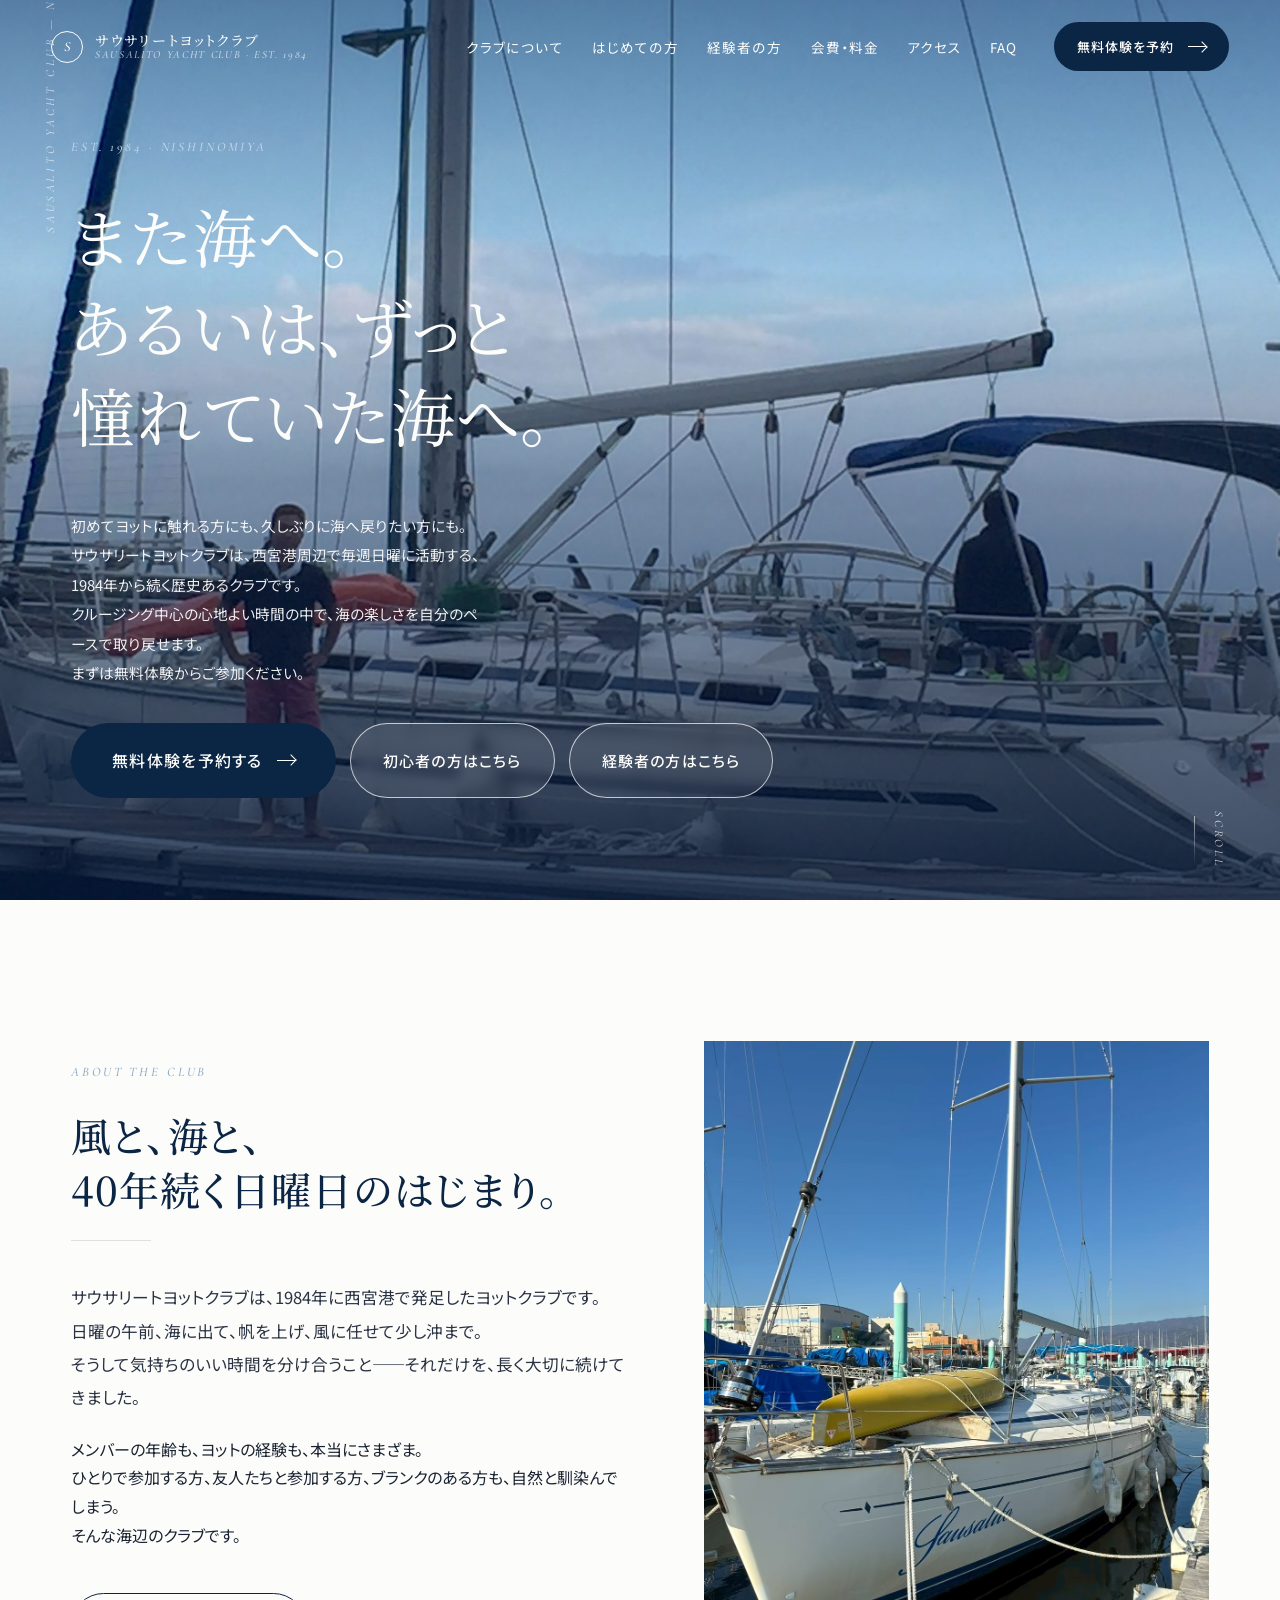
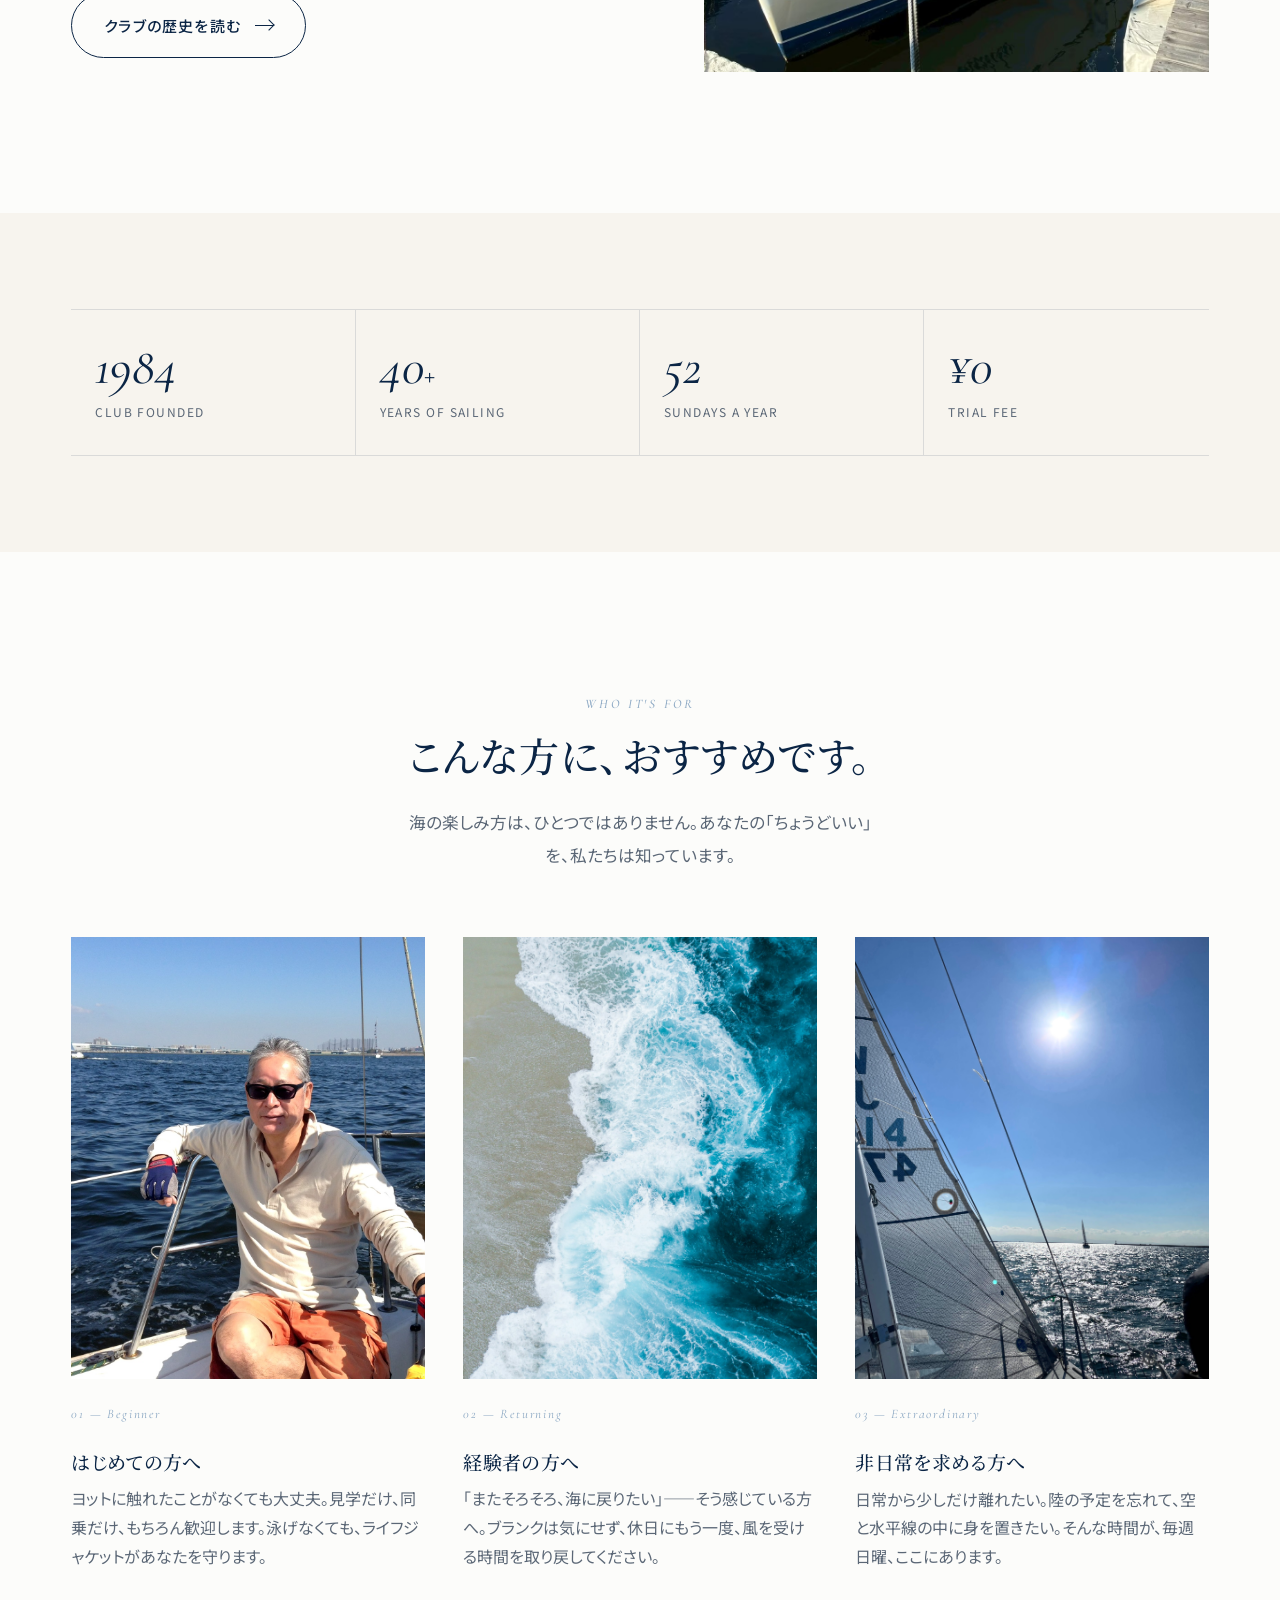
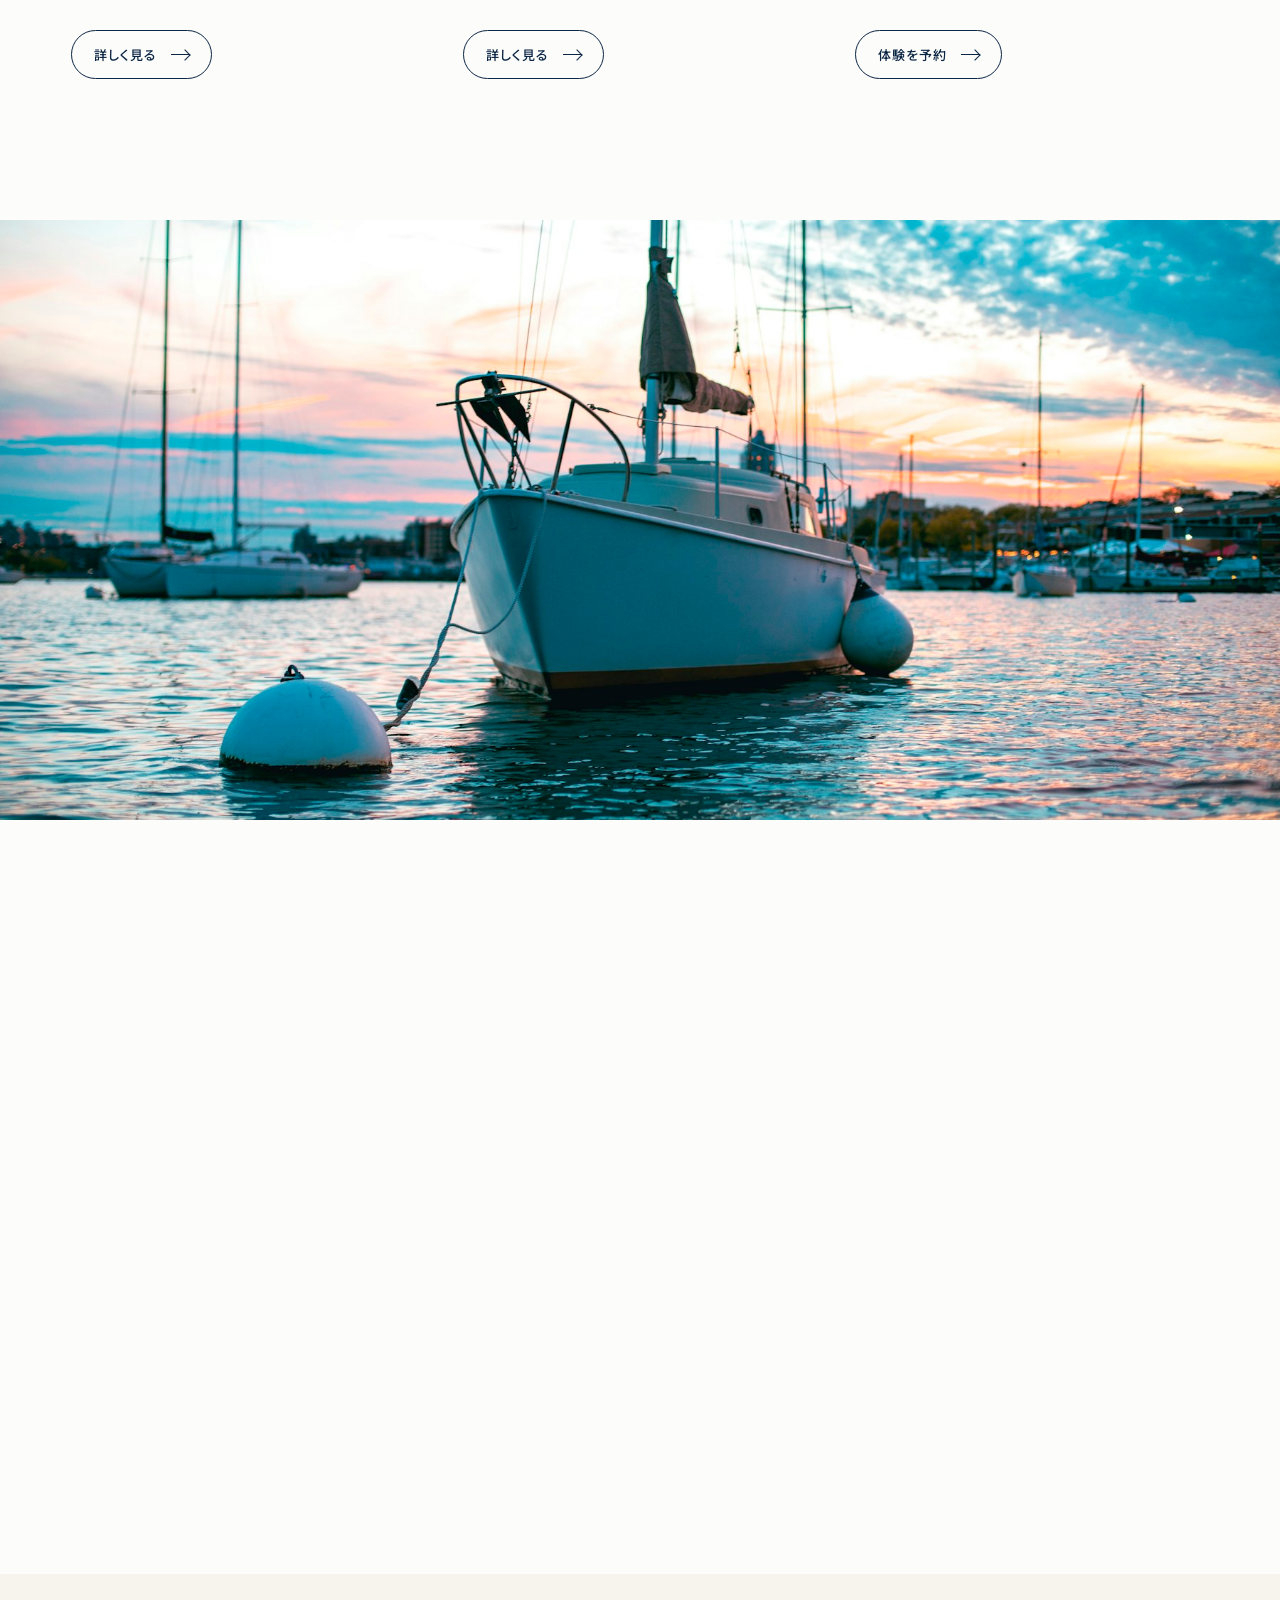
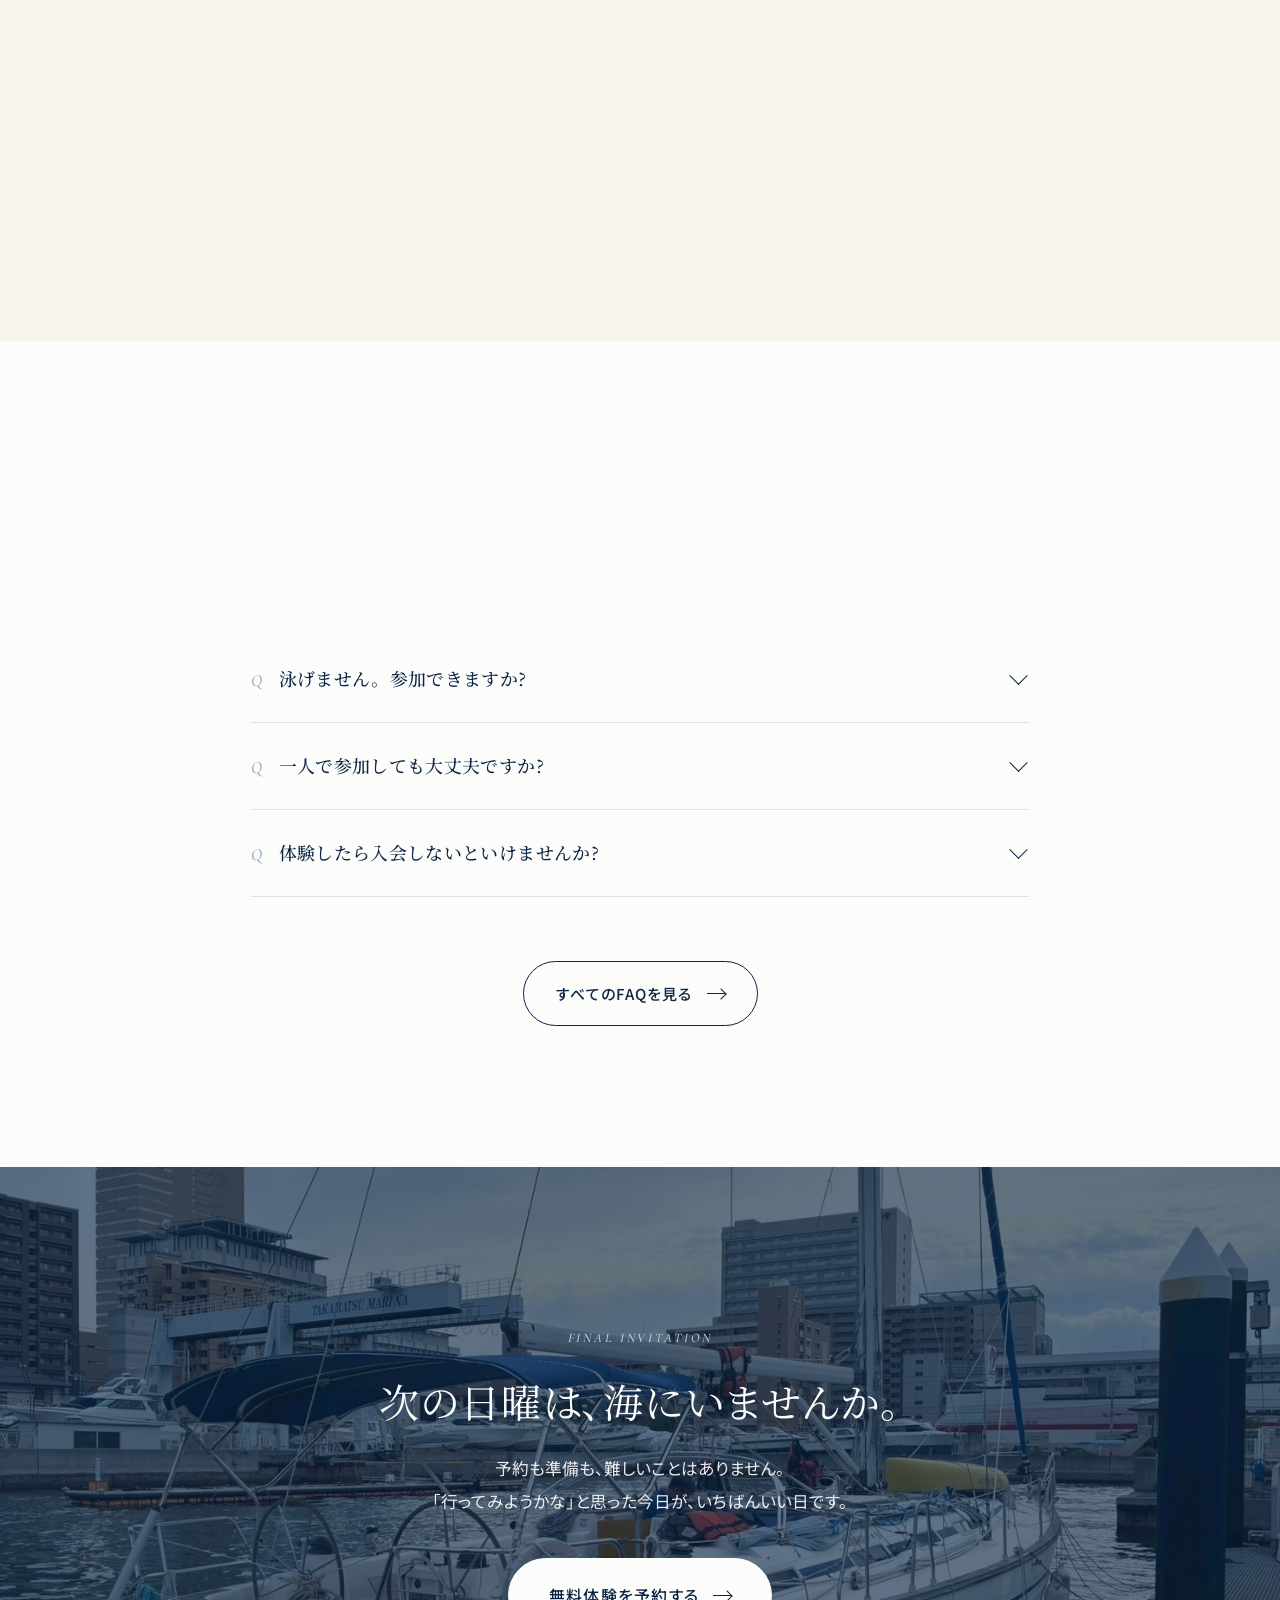
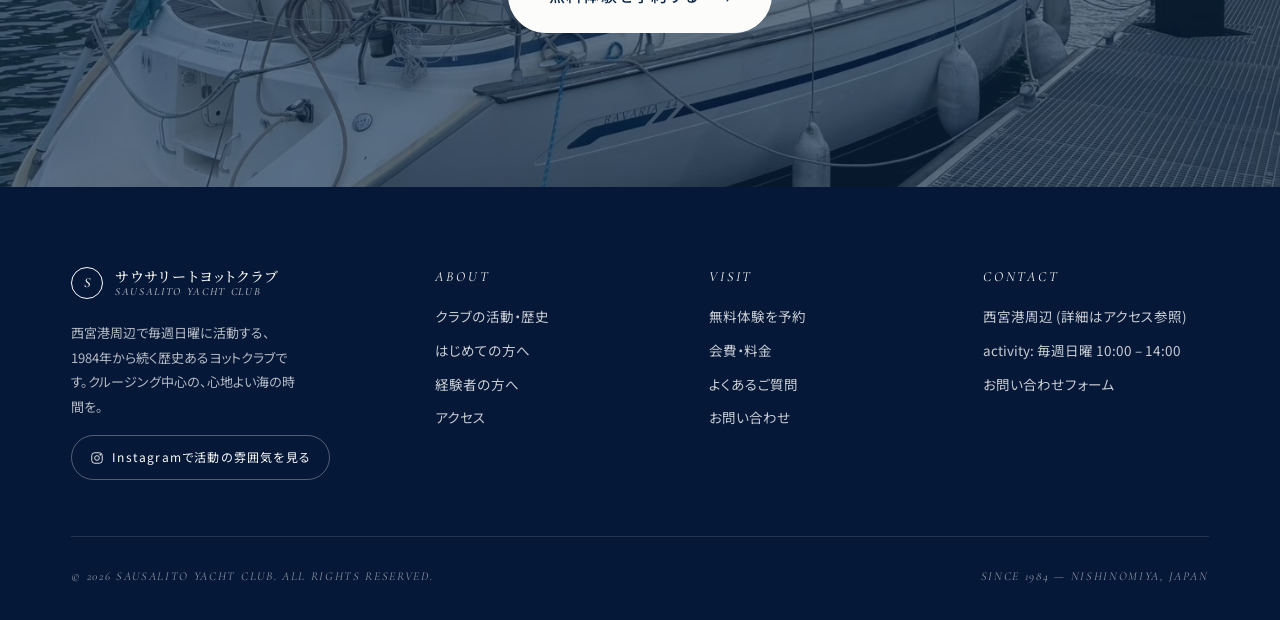
<file: index.html>
<!DOCTYPE html>
<html lang="ja">
<head>
  <!-- Google tag (gtag.js) -->
<script async src="https://www.googletagmanager.com/gtag/js?id=G-8HQCJJ628S"></script>
<script>
  window.dataLayer = window.dataLayer || [];
  function gtag(){dataLayer.push(arguments);}
  gtag('js', new Date());

  gtag('config', 'G-8HQCJJ628S');
</script>
<meta charset="UTF-8" />
<meta name="viewport" content="width=device-width, initial-scale=1.0" />
<title>サウサリートヨットクラブ | また海へ。あるいは、ずっと憧れていた海へ。</title>
<meta name="description" content="西宮港周辺で毎週日曜に活動する、1984年から続くヨットクラブ。クルージング中心の心地よい時間を、初心者にも経験者にも。ヨット無料体験を随時受付中。一人参加・泳げない方も歓迎します。" />
<meta name="theme-color" content="#0B2545" />
<meta property="og:title" content="サウサリートヨットクラブ | 西宮港・毎週日曜のヨット体験(無料)" />
<meta property="og:description" content="西宮港周辺で毎週日曜に活動する、1984年から続くヨットクラブ。クルージング中心の心地よい時間を、初心者にも経験者にも。ヨット無料体験を随時受付中。一人参加・泳げない方も歓迎します。" />
<meta property="og:type" content="website" />
<meta property="og:image" content="https://sausalito-yc.github.io/yacht/assets/images/hero-main.jpg" />
<link rel="preload" as="image" href="assets/images/hero-main.jpg" fetchpriority="high" />
<link rel="preconnect" href="https://fonts.googleapis.com" />
<link rel="preconnect" href="https://fonts.gstatic.com" crossorigin />
<link href="https://fonts.googleapis.com/css2?family=Cormorant+Garamond:ital,wght@0,400;0,500;1,400;1,500&family=Noto+Sans+JP:wght@300;400;500;700&family=Noto+Serif+JP:wght@300;400;500;600&display=swap" rel="stylesheet" />
<!-- seo:block -->
<meta name="robots" content="index,follow,max-snippet:-1,max-image-preview:large,max-video-preview:-1" />
<meta name="googlebot" content="index,follow" />
<meta name="keywords" content="サウサリートヨットクラブ,ヨットクラブ,西宮港,ヨット 体験,ヨット 無料体験,ヨット 初心者,ヨット 一人参加,セーリング 体験,クルージング 関西,兵庫 ヨット,大阪 ヨット 体験,ヨット 始め方,ヨット 経験者 ブランク,西宮 ヨットクラブ" />
<meta name="author" content="サウサリートヨットクラブ" />
<meta name="format-detection" content="telephone=no" />
<link rel="canonical" href="https://sausalito-yc.github.io/yacht/" />
<link rel="alternate" hreflang="ja" href="https://sausalito-yc.github.io/yacht/" />
<link rel="alternate" hreflang="x-default" href="https://sausalito-yc.github.io/yacht/" />
<link rel="icon" type="image/svg+xml" href="assets/favicon.svg" />
<link rel="apple-touch-icon" href="assets/favicon.svg" />
<link rel="manifest" href="manifest.webmanifest" />
<meta property="og:locale" content="ja_JP" />
<meta property="og:site_name" content="サウサリートヨットクラブ" />
<meta property="og:url" content="https://sausalito-yc.github.io/yacht/" />
<meta property="og:image:width" content="2400" />
<meta property="og:image:height" content="1350" />
<meta property="og:image:alt" content="海を進むヨットの写真" />
<meta name="twitter:card" content="summary_large_image" />
<meta name="twitter:title" content="サウサリートヨットクラブ | 西宮港・毎週日曜のヨット体験(無料)" />
<meta name="twitter:description" content="西宮港周辺で毎週日曜に活動する、1984年から続くヨットクラブ。クルージング中心の心地よい時間を、初心者にも経験者にも。ヨット無料体験を随時受付中。一人参加・泳げない方も歓迎します。" />
<meta name="twitter:image" content="https://sausalito-yc.github.io/yacht/assets/images/hero-main.jpg" />
<meta name="geo.region" content="JP-28" />
<meta name="geo.placename" content="西宮市" />
<meta name="geo.position" content="34.7184;135.3441" />
<meta name="ICBM" content="34.7184, 135.3441" />
<script type="application/ld+json">
{
  "@context": "https://schema.org",
  "@type": "SportsClub",
  "@id": "https://sausalito-yc.github.io/yacht/#organization",
  "name": "サウサリートヨットクラブ",
  "alternateName": "Sausalito Yacht Club",
  "url": "https://sausalito-yc.github.io/yacht/",
  "logo": "https://sausalito-yc.github.io/yacht/assets/favicon.svg",
  "image": "https://sausalito-yc.github.io/yacht/assets/images/hero-main.jpg",
  "description": "西宮港周辺で毎週日曜に活動する、1984年から続くヨットクラブ。クルージング中心の心地よい時間を、初心者にも経験者にも。",
  "foundingDate": "1984",
  "sport": "Sailing",
  "areaServed": {
    "@type": "Place",
    "name": "西宮港・大阪湾",
    "address": {
      "@type": "PostalAddress",
      "addressCountry": "JP",
      "addressRegion": "兵庫県",
      "addressLocality": "西宮市"
    }
  },
  "location": {
    "@type": "Place",
    "name": "西宮港周辺",
    "address": {
      "@type": "PostalAddress",
      "addressCountry": "JP",
      "addressRegion": "兵庫県",
      "addressLocality": "西宮市"
    }
  },
  "sameAs": [
    "https://instagram.com/sailingyacht4714/sailingyacht4714/"
  ],
  "contactPoint": {
    "@type": "ContactPoint",
    "contactType": "customer support",
    "areaServed": "JP",
    "availableLanguage": [
      "ja"
    ],
    "url": "https://sausalito-yc.github.io/yacht/contact.html"
  }
}
</script>
<script type="application/ld+json">
{
  "@context": "https://schema.org",
  "@type": "WebSite",
  "@id": "https://sausalito-yc.github.io/yacht/#website",
  "url": "https://sausalito-yc.github.io/yacht/",
  "name": "サウサリートヨットクラブ",
  "inLanguage": "ja-JP",
  "publisher": {
    "@id": "https://sausalito-yc.github.io/yacht/#organization"
  }
}
</script>
<!-- /seo:block -->
<!-- seo:extra -->
<script type="application/ld+json">
{
  "@context": "https://schema.org",
  "@type": "SportsActivityLocation",
  "name": "サウサリートヨットクラブ 活動拠点",
  "description": "西宮港周辺で毎週日曜に活動するヨットクラブ。1984年発足、クルージング中心。初心者・経験者・おひとり参加歓迎。",
  "url": "https://sausalito-yc.github.io/yacht/",
  "image": "https://sausalito-yc.github.io/yacht/assets/images/hero-main.jpg",
  "sport": "Sailing",
  "openingHoursSpecification": [
    {
      "@type": "OpeningHoursSpecification",
      "dayOfWeek": "Sunday",
      "opens": "10:00",
      "closes": "14:00"
    }
  ],
  "address": {
    "@type": "PostalAddress",
    "addressCountry": "JP",
    "addressRegion": "兵庫県",
    "addressLocality": "西宮市",
    "streetAddress": "西宮港周辺"
  },
  "geo": {
    "@type": "GeoCoordinates",
    "latitude": 34.7184,
    "longitude": 135.3441
  },
  "makesOffer": [
    {
      "@type": "Offer",
      "name": "ヨット無料体験",
      "price": "0",
      "priceCurrency": "JPY",
      "availability": "https://schema.org/InStock",
      "url": "https://sausalito-yc.github.io/yacht/trial.html"
    }
  ]
}
</script>
<!-- /seo:extra -->
<link rel="stylesheet" href="assets/css/style.css" />
</head>
<body class="has-hero">

<!-- ========== Header ========== -->
<header class="site-header" role="banner">
  <a href="index.html" class="brand" aria-label="サウサリートヨットクラブ ホーム">
    <span class="brand-mark">S</span>
    <span class="brand-text">
      <span class="jp">サウサリートヨットクラブ</span>
      <span class="en">SAUSALITO YACHT CLUB &middot; EST. 1984</span>
    </span>
  </a>
  <button class="nav-toggle" aria-expanded="false" aria-label="メニューを開く" aria-controls="primary-nav">
    <span></span><span></span><span></span>
  </button>
  <nav class="nav" id="primary-nav" role="navigation" aria-label="メインナビゲーション">
    <ul class="nav-list">
      <li><a href="about.html">クラブについて</a></li>
      <li><a href="beginners.html">はじめての方</a></li>
      <li><a href="experienced.html">経験者の方</a></li>
      <li><a href="fees.html">会費・料金</a></li>
      <li><a href="access.html">アクセス</a></li>
      <li><a href="faq.html">FAQ</a></li>
    </ul>
    <a href="trial.html" class="btn btn-primary">無料体験を予約<span class="arrow"></span></a>
  </nav>
</header>

<main>

<!-- ========== Hero ========== -->
<section class="hero" aria-label="ヒーロー">
  <!div class="hero-media" style="background-image:url('assets/images/hero-main.jpg')" role="img" aria-label="穏やかな海を白い帆で進むヨット"></div>
  <div class="hero-media" style="background-image:url('assets/images/img_sa1.jpg')" role="img" aria-label="穏やかな海を白い帆で進むヨット"></div>
  <div class="hero-meta">SAUSALITO YACHT CLUB &mdash; NISHINOMIYA, SINCE 1984</div>
  <div class="hero-inner">
    <p class="eyebrow" style="color: var(--pale-blue); margin-bottom: 32px;">EST. 1984 &middot; NISHINOMIYA</p>
    <h1>また海へ。<br />あるいは、ずっと<br />憧れていた海へ。</h1>
    <p class="lead">
      初めてヨットに触れる方にも、久しぶりに海へ戻りたい方にも。<br />
      サウサリートヨットクラブは、西宮港周辺で毎週日曜に活動する、<br class="hide-sp" />1984年から続く歴史あるクラブです。<br />
      クルージング中心の心地よい時間の中で、海の楽しさを自分のペースで取り戻せます。<br />
      まずは無料体験からご参加ください。
    </p>
    <div class="hero-ctas">
      <a href="trial.html" class="btn btn-primary btn-large">無料体験を予約する<span class="arrow"></span></a>
      <a href="beginners.html" class="btn btn-light">初心者の方はこちら</a>
      <a href="experienced.html" class="btn btn-light">経験者の方はこちら</a>
    </div>
  </div>
  <div class="hero-scroll">SCROLL</div>
</section>

<!-- ========== About intro ========== -->
<section class="section">
  <div class="container">
    <div class="split wide">
      <div class="reveal">
        <span class="eyebrow">About the Club</span>
        <h2 class="mt-2">風と、海と、<br />40年続く日曜日のはじまり。</h2>
        <hr class="divider mt-2" />
        <p class="lead mt-3">
          サウサリートヨットクラブは、1984年に西宮港で発足したヨットクラブです。<br />
          日曜の午前、海に出て、帆を上げ、風に任せて少し沖まで。<br />
          そうして気持ちのいい時間を分け合うこと——それだけを、長く大切に続けてきました。
        </p>
        <p>
          メンバーの年齢も、ヨットの経験も、本当にさまざま。<br />
          ひとりで参加する方、友人たちと参加する方、ブランクのある方も、自然と馴染んでしまう。<br />
          そんな海辺のクラブです。
        </p>
        <a href="about.html" class="btn btn-ghost mt-2">クラブの歴史を読む<span class="arrow"></span></a>
      </div>
      <div class="img-wrap reveal delay-1">
        <!img src="assets/images/sail-wind.jpg" alt="西宮港周辺で帆走するサウサリートヨットクラブのヨット" loading="lazy" / width="1600" height="1067">
        <img src="assets/images/img_sa0.jpg" alt="西宮港周辺で帆走するサウサリートヨットクラブのヨット" loading="lazy" / width="1600" height="1067">
      </div>
    </div>
  </div>
</section>

<!-- ========== Facts ========== -->
<section class="section-tight" style="background: var(--paper);">
  <div class="container">
    <div class="facts reveal">
      <div>
        <div class="num">1984</div>
        <div class="lbl">CLUB FOUNDED</div>
      </div>
      <div>
        <div class="num">40<span style="font-size:.55em;">+</span></div>
        <div class="lbl">YEARS OF SAILING</div>
      </div>
      <div>
        <div class="num">52</div>
        <div class="lbl">SUNDAYS A YEAR</div>
      </div>
      <div>
        <div class="num">¥0</div>
        <div class="lbl">TRIAL FEE</div>
      </div>
    </div>
  </div>
</section>

<!-- ========== Who is it for ========== -->
<section class="section">
  <div class="container">
    <div class="section-head center reveal">
      <span class="eyebrow">Who it's for</span>
      <h2>こんな方に、おすすめです。</h2>
      <p class="lead muted" style="max-width: 52ch; margin: 0 auto;">海の楽しみ方は、ひとつではありません。あなたの「ちょうどいい」を、私たちは知っています。</p>
    </div>
    <div class="grid grid-3">
      <article class="figure-card reveal">
        <div class="ratio"><img src="assets/images/img_y1.jpg" alt="ヨットクラブの体験会で笑顔のメンバー" loading="lazy" / width="1600" height="1067"></div>
        <div class="meta mt-2">01 &mdash; Beginner</div>
        <h3>はじめての方へ</h3>
        <p class="muted">ヨットに触れたことがなくても大丈夫。見学だけ、同乗だけ、もちろん歓迎します。泳げなくても、ライフジャケットがあなたを守ります。</p>
        <a href="beginners.html" class="btn btn-ghost mt-3" style="padding: 12px 22px; font-size: 13px;">詳しく見る<span class="arrow"></span></a>
      </article>
      <article class="figure-card reveal delay-1">
        <div class="ratio"><img src="assets/images/helm.jpg" alt="ヨットの舵(ヘルム)を握る — 経験者向けセーリング" loading="lazy" / width="1600" height="1067"></div>
        <div class="meta mt-2">02 &mdash; Returning</div>
        <h3>経験者の方へ</h3>
        <p class="muted">「またそろそろ、海に戻りたい」——そう感じている方へ。ブランクは気にせず、休日にもう一度、風を受ける時間を取り戻してください。</p>
        <a href="experienced.html" class="btn btn-ghost mt-3" style="padding: 12px 22px; font-size: 13px;">詳しく見る<span class="arrow"></span></a>
      </article>
      <article class="figure-card reveal delay-2">
        <div class="ratio"><img src="assets/images/img_v4.jpg" alt="海を進むヨットの俯瞰 — クルージング中心の活動" loading="lazy" / width="1800" height="1200"></div>
        <div class="meta mt-2">03 &mdash; Extraordinary</div>
        <h3>非日常を求める方へ</h3>
        <p class="muted">日常から少しだけ離れたい。陸の予定を忘れて、空と水平線の中に身を置きたい。そんな時間が、毎週日曜、ここにあります。</p>
        <a href="trial.html" class="btn btn-ghost mt-3" style="padding: 12px 22px; font-size: 13px;">体験を予約<span class="arrow"></span></a>
      </article>
    </div>
  </div>
</section>

<!-- ========== Fullbleed image break ========== -->
<div class="fullbleed reveal" style="background-image:url('assets/images/aerial-yacht.jpg')" role="img" aria-label="海原を進むヨットの俯瞰"></div>

<!-- ========== Reassurance ========== -->
<section class="section">
  <div class="container">
    <div class="section-head reveal">
      <span class="eyebrow">Reassurance</span>
      <h2>はじめてでも、安心して<br />参加できる理由。</h2>
      <hr class="divider mt-2" />
    </div>
    <div class="grid grid-2">
      <div class="reveal">
        <ul class="tick-list">
          <li>ヨットが初めての方も、見学・同乗だけでも歓迎です。</li>
          <li>泳げない方も参加できます。ライフジャケットを必ずご用意します。</li>
          <li>おひとりでの参加が、半数以上を占めています。</li>
          <li>40年続くクラブの経験豊富なメンバーが、必ず同乗します。</li>
        </ul>
      </div>
      <div class="reveal delay-1">
        <ul class="tick-list">
          <li>服装は動きやすく濡れてもよいもの。難しい準備は不要です。</li>
          <li>雨や強風時は安全を最優先に、事前にご連絡を差し上げます。</li>
          <li>体験後の入会は必須ではありません。気軽にお越しください。</li>
          <li>体験参加費は無料です。</li>
        </ul>
      </div>
    </div>
  </div>
</section>

<!-- ========== Activities ========== -->
<section class="section" style="background: var(--paper);">
  <div class="container">
    <div class="section-head center reveal">
      <span class="eyebrow">Activities</span>
      <h2>活動の魅力</h2>
      <p class="lead muted" style="max-width: 50ch; margin: 0 auto;">レースではなく、クルージング。スピードではなく、心地よさ。私たちが続けてきた、3つの海の時間。</p>
    </div>
    <div class="grid grid-3">
      <article class="card card-bordered reveal">
        <span class="card-num">N&deg; 01</span>
        <h3>毎週日曜のショートクルージング</h3>
        <p>10時頃に集合し、午前から午後にかけて港の周辺を帆走。風と相談しながら、その日いちばん気持ちのいいコースへ。気軽に参加できる、クラブの基本の時間です。</p>
      </article>
      <article class="card card-bordered reveal delay-1">
        <span class="card-num">N&deg; 02</span>
        <h3>クルージング中心の心地よさ</h3>
        <p>競い合うことが目的ではないから、誰かと比べる必要がありません。帆を風に預け、ただ海の上にいることを楽しむ。そんな静かな贅沢を、長く続けています。</p>
      </article>
      <article class="card card-bordered reveal delay-2">
        <span class="card-num">N&deg; 03</span>
        <h3>年に数回、数日間のクルージング</h3>
        <p>春や秋には、数日かけて少し遠くの港へ。瀬戸内の島々を巡ったり、夕暮れの停泊地で食事を分け合ったり。日常から少しだけ離れる、特別な時間です。</p>
      </article>
    </div>
  </div>
</section>

<!-- ========== Image quote ========== -->
<section class="section">
  <div class="container">
    <div class="callout reveal">
      <span class="eyebrow">A few words</span>
      <p class="quote mt-3">
        「風が変われば、海も変わる。<br />
        だから、同じ日曜は二度とない。」
      </p>
      <p class="muted" style="font-family: var(--display); font-style: italic; letter-spacing: .15em; font-size: 13px; margin-top: 24px;">&mdash; A member, 12 years aboard</p>
    </div>
  </div>
</section>

<!-- ========== Instagram ========== -->
<section class="insta-band">
  <div class="container">
    <div class="reveal">
      <span class="eyebrow">Instagram</span>
      <h2 class="mt-2">最新の海の時間を、<br />Instagramで発信中。</h2>
      <p class="lead">日々の出航の様子、空と海の表情、メンバーの笑顔。<br />Instagramで活動の雰囲気を見ていただけます。</p>
      <a href="https://instagram.com/sailingyacht4714/sailingyacht4714/" target="_blank" rel="noopener" class="btn btn-primary mt-2">
        <svg xmlns="http://www.w3.org/2000/svg" viewBox="0 0 24 24" fill="none" stroke="currentColor" stroke-width="1.5" style="width:16px;height:16px;">
          <rect x="3" y="3" width="18" height="18" rx="5"/><circle cx="12" cy="12" r="4"/><circle cx="17.5" cy="6.5" r=".8" fill="currentColor"/>
        </svg>
        @sailingyacht4714
        <span class="arrow"></span>
      </a>
    </div>
  </div>
</section>

<!-- ========== FAQ teaser ========== -->
<section class="section">
  <div class="container" style="max-width: 880px;">
    <div class="section-head center reveal">
      <span class="eyebrow">FAQ</span>
      <h2>よくあるご質問</h2>
    </div>
    <div class="reveal">
      <div class="faq-item">
        <button class="faq-q" type="button">泳げません。参加できますか?</button>
        <div class="faq-a"><div class="faq-a-inner">はい、まったく問題ありません。乗船中はライフジャケットを必ず着用していただきますし、海に落ちる前提の活動でもありません。実際、泳ぎが得意でないメンバーも多く在籍しています。</div></div>
      </div>
      <div class="faq-item">
        <button class="faq-q" type="button">一人で参加しても大丈夫ですか?</button>
        <div class="faq-a"><div class="faq-a-inner">むしろ、おひとりでお越しになる方が大半です。船の上では自然と会話が生まれますので、ご安心ください。</div></div>
      </div>
      <div class="faq-item">
        <button class="faq-q" type="button">体験したら入会しないといけませんか?</button>
        <div class="faq-a"><div class="faq-a-inner">入会は必須ではありません。「海の雰囲気だけ感じてみたかった」というご参加も、もちろん歓迎です。気が向いたとき、また遊びにいらしてください。</div></div>
      </div>
    </div>
    <div class="text-center mt-4 reveal">
      <a href="faq.html" class="btn btn-ghost">すべてのFAQを見る<span class="arrow"></span></a>
    </div>
  </div>
</section>

<!-- ========== Final CTA ========== -->
<section class="cta-band">
  <div class="container">
    <div class="reveal">
      <span class="eyebrow" style="color: var(--pale-blue);">Final Invitation</span>
      <h2 class="mt-2">次の日曜は、海にいませんか。</h2>
      <p class="lead">予約も準備も、難しいことはありません。<br />「行ってみようかな」と思った今日が、いちばんいい日です。</p>
      <a href="trial.html" class="btn btn-light btn-large">無料体験を予約する<span class="arrow"></span></a>
    </div>
  </div>
</section>

</main>

<!-- ========== Footer ========== -->
<footer class="site-footer" role="contentinfo">
  <div class="container">
    <div class="footer-grid">
      <div class="footer-brand">
        <a href="index.html" class="brand">
          <span class="brand-mark">S</span>
          <span class="brand-text">
            <span class="jp">サウサリートヨットクラブ</span>
            <span class="en">SAUSALITO YACHT CLUB</span>
          </span>
        </a>
        <p>西宮港周辺で毎週日曜に活動する、1984年から続く歴史あるヨットクラブです。クルージング中心の、心地よい海の時間を。</p>
        <a href="https://instagram.com/sailingyacht4714/sailingyacht4714/" target="_blank" rel="noopener" class="social">
          <svg xmlns="http://www.w3.org/2000/svg" viewBox="0 0 24 24" fill="none" stroke="currentColor" stroke-width="1.5">
            <rect x="3" y="3" width="18" height="18" rx="5"/><circle cx="12" cy="12" r="4"/><circle cx="17.5" cy="6.5" r=".8" fill="currentColor"/>
          </svg>
          Instagramで活動の雰囲気を見る
        </a>
      </div>
      <div>
        <h4>About</h4>
        <ul>
          <li><a href="about.html">クラブの活動・歴史</a></li>
          <li><a href="beginners.html">はじめての方へ</a></li>
          <li><a href="experienced.html">経験者の方へ</a></li>
          <li><a href="access.html">アクセス</a></li>
        </ul>
      </div>
      <div>
        <h4>Visit</h4>
        <ul>
          <li><a href="trial.html">無料体験を予約</a></li>
          <li><a href="fees.html">会費・料金</a></li>
          <li><a href="faq.html">よくあるご質問</a></li>
          <li><a href="contact.html">お問い合わせ</a></li>
        </ul>
      </div>
      <div>
        <h4>Contact</h4>
        <ul>
          <li>西宮港周辺 (詳細はアクセス参照)</li>
          <li>activity: 毎週日曜 10:00 &ndash; 14:00</li>
          <li><a href="contact.html">お問い合わせフォーム</a></li>
        </ul>
      </div>
    </div>
    <div class="footer-bottom">
      <span>&copy; <span data-year>2025</span> SAUSALITO YACHT CLUB. ALL RIGHTS RESERVED.</span>
      <span>SINCE 1984 &mdash; NISHINOMIYA, JAPAN</span>
    </div>
  </div>
</footer>

<script src="assets/js/main.js"></script>
</body>
</html>
</file>
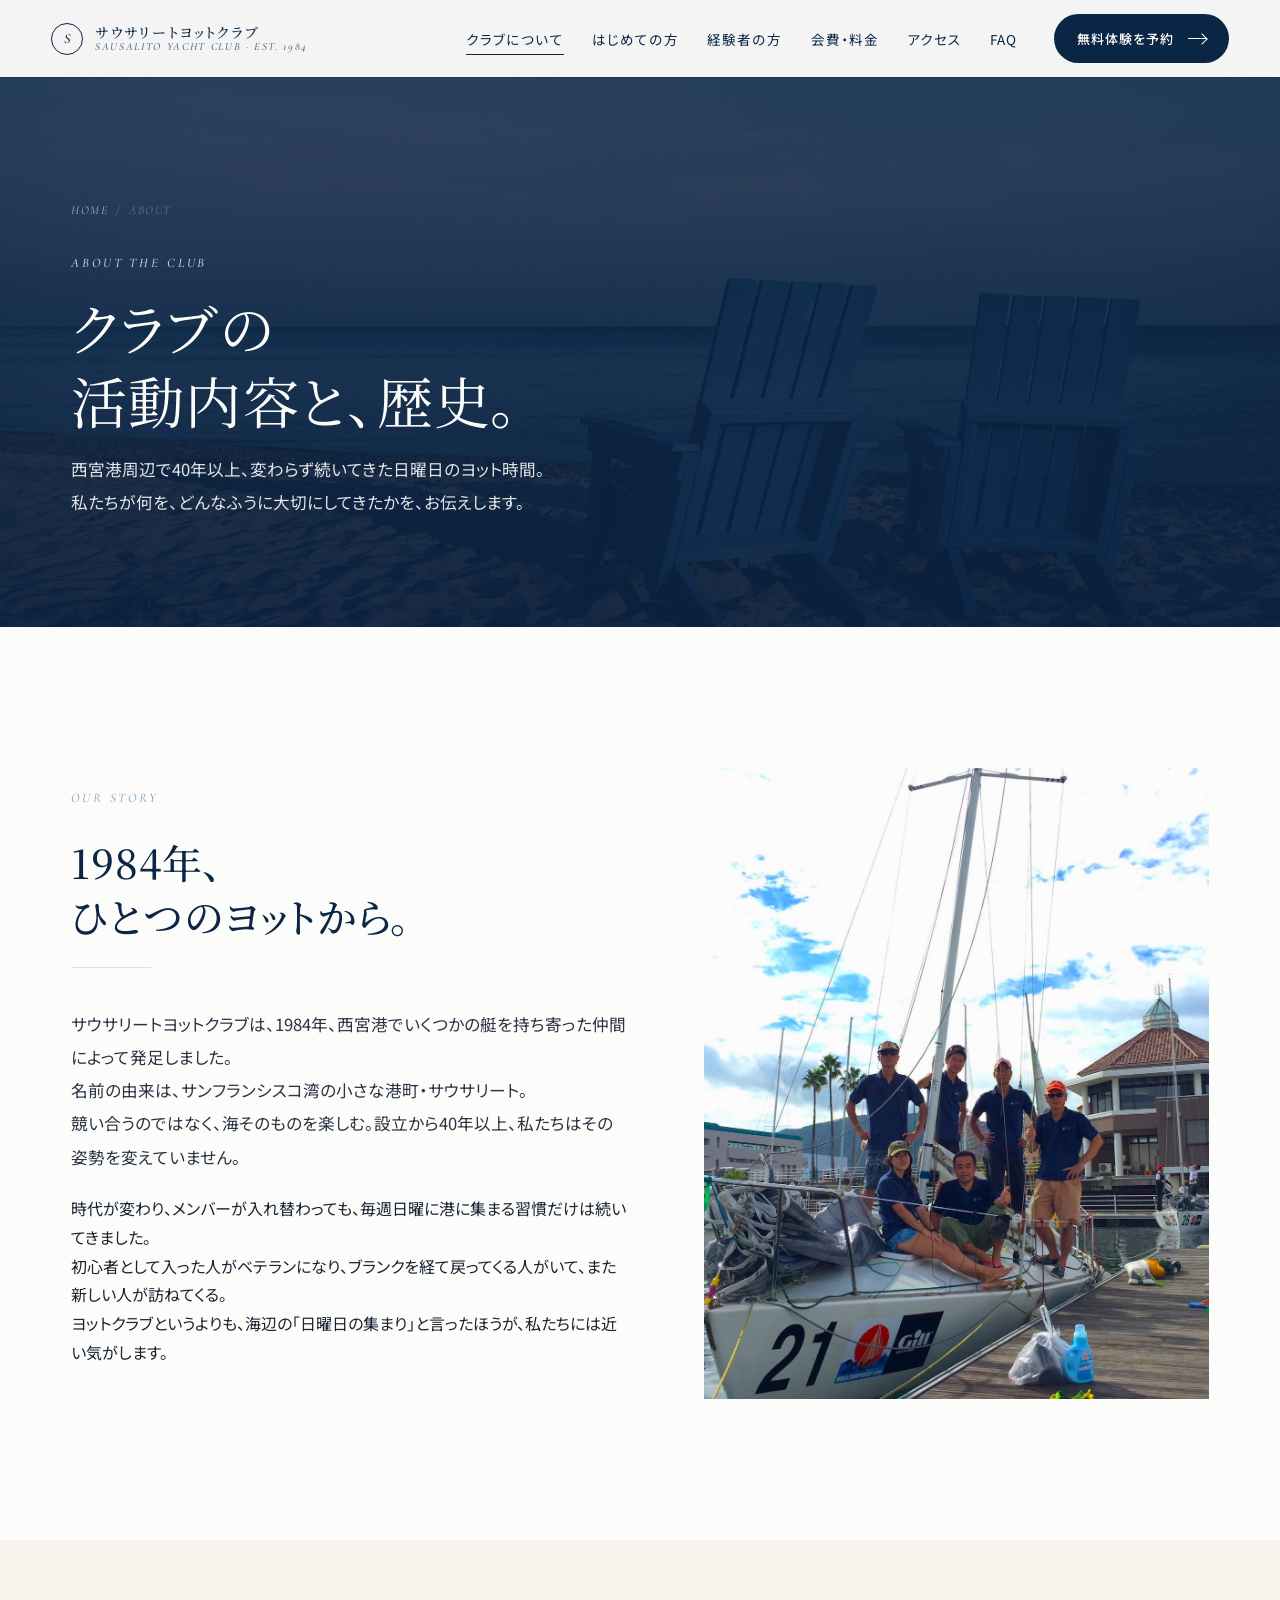
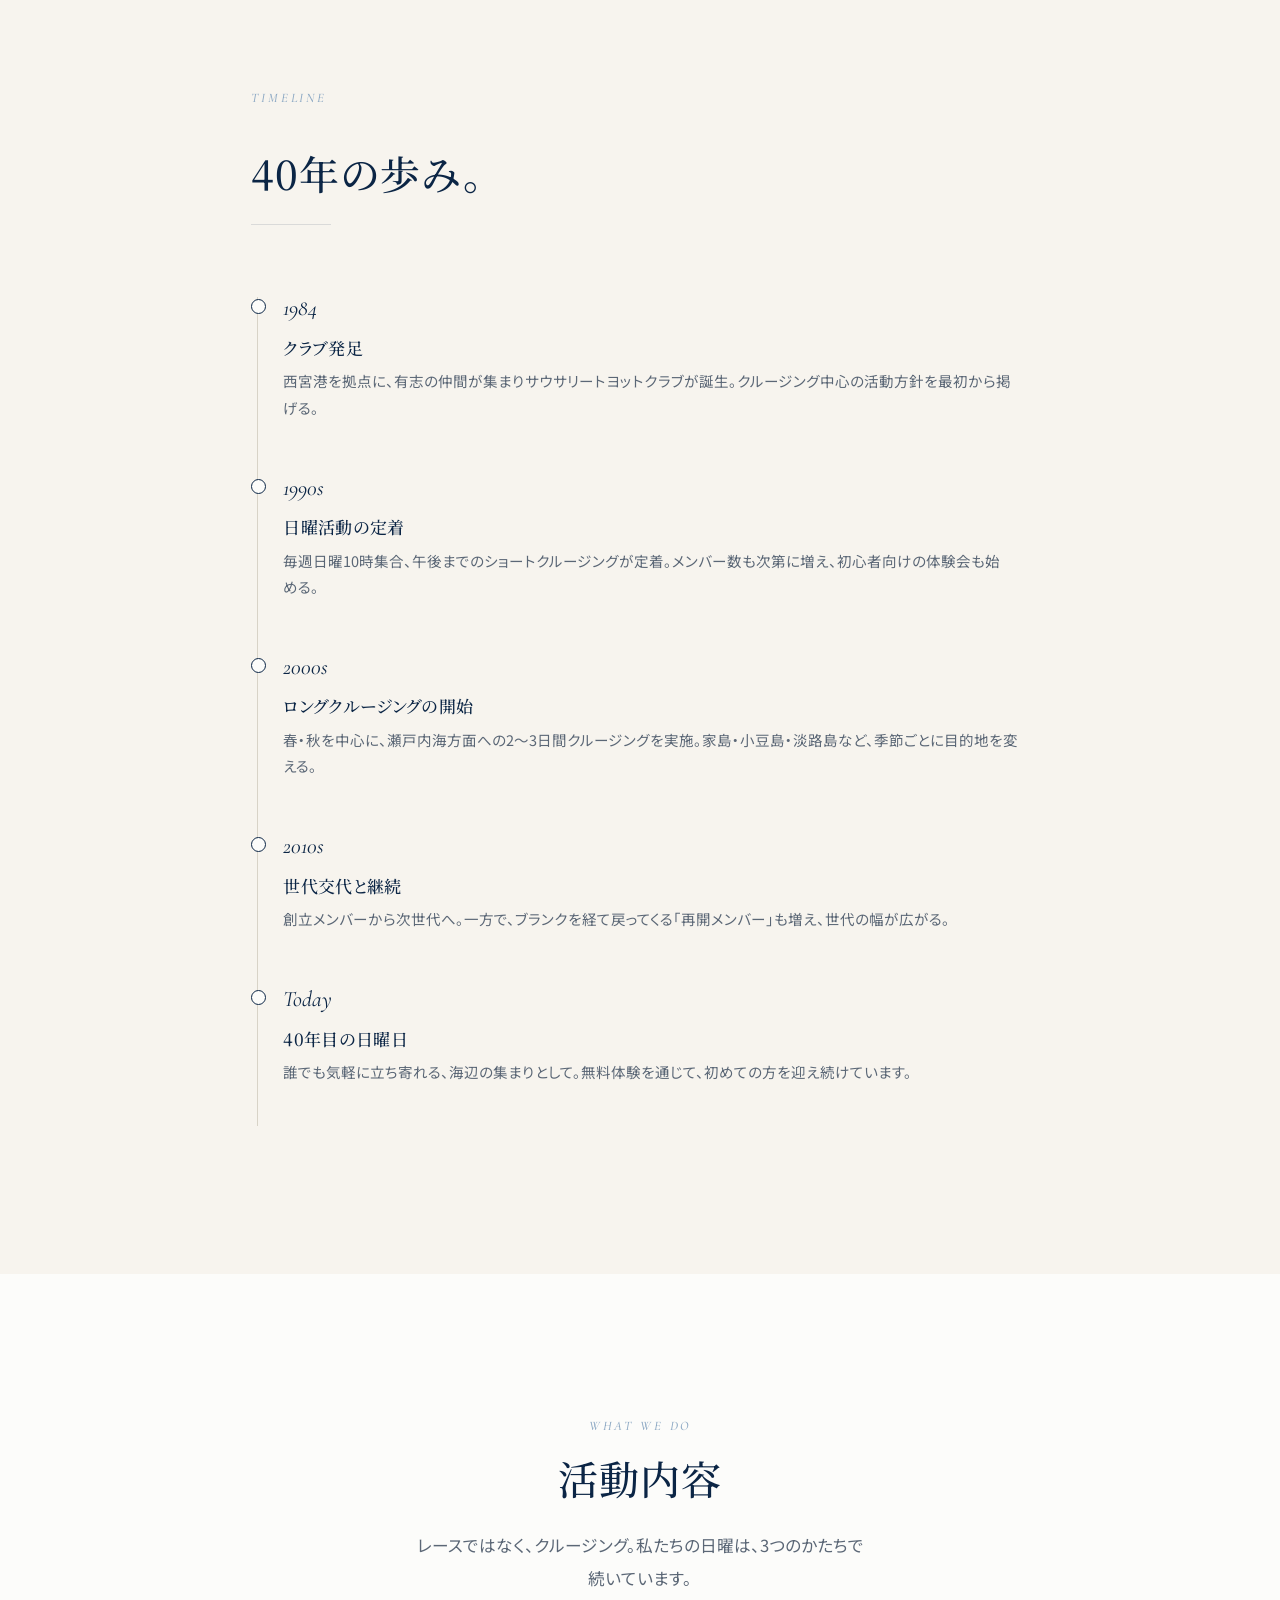
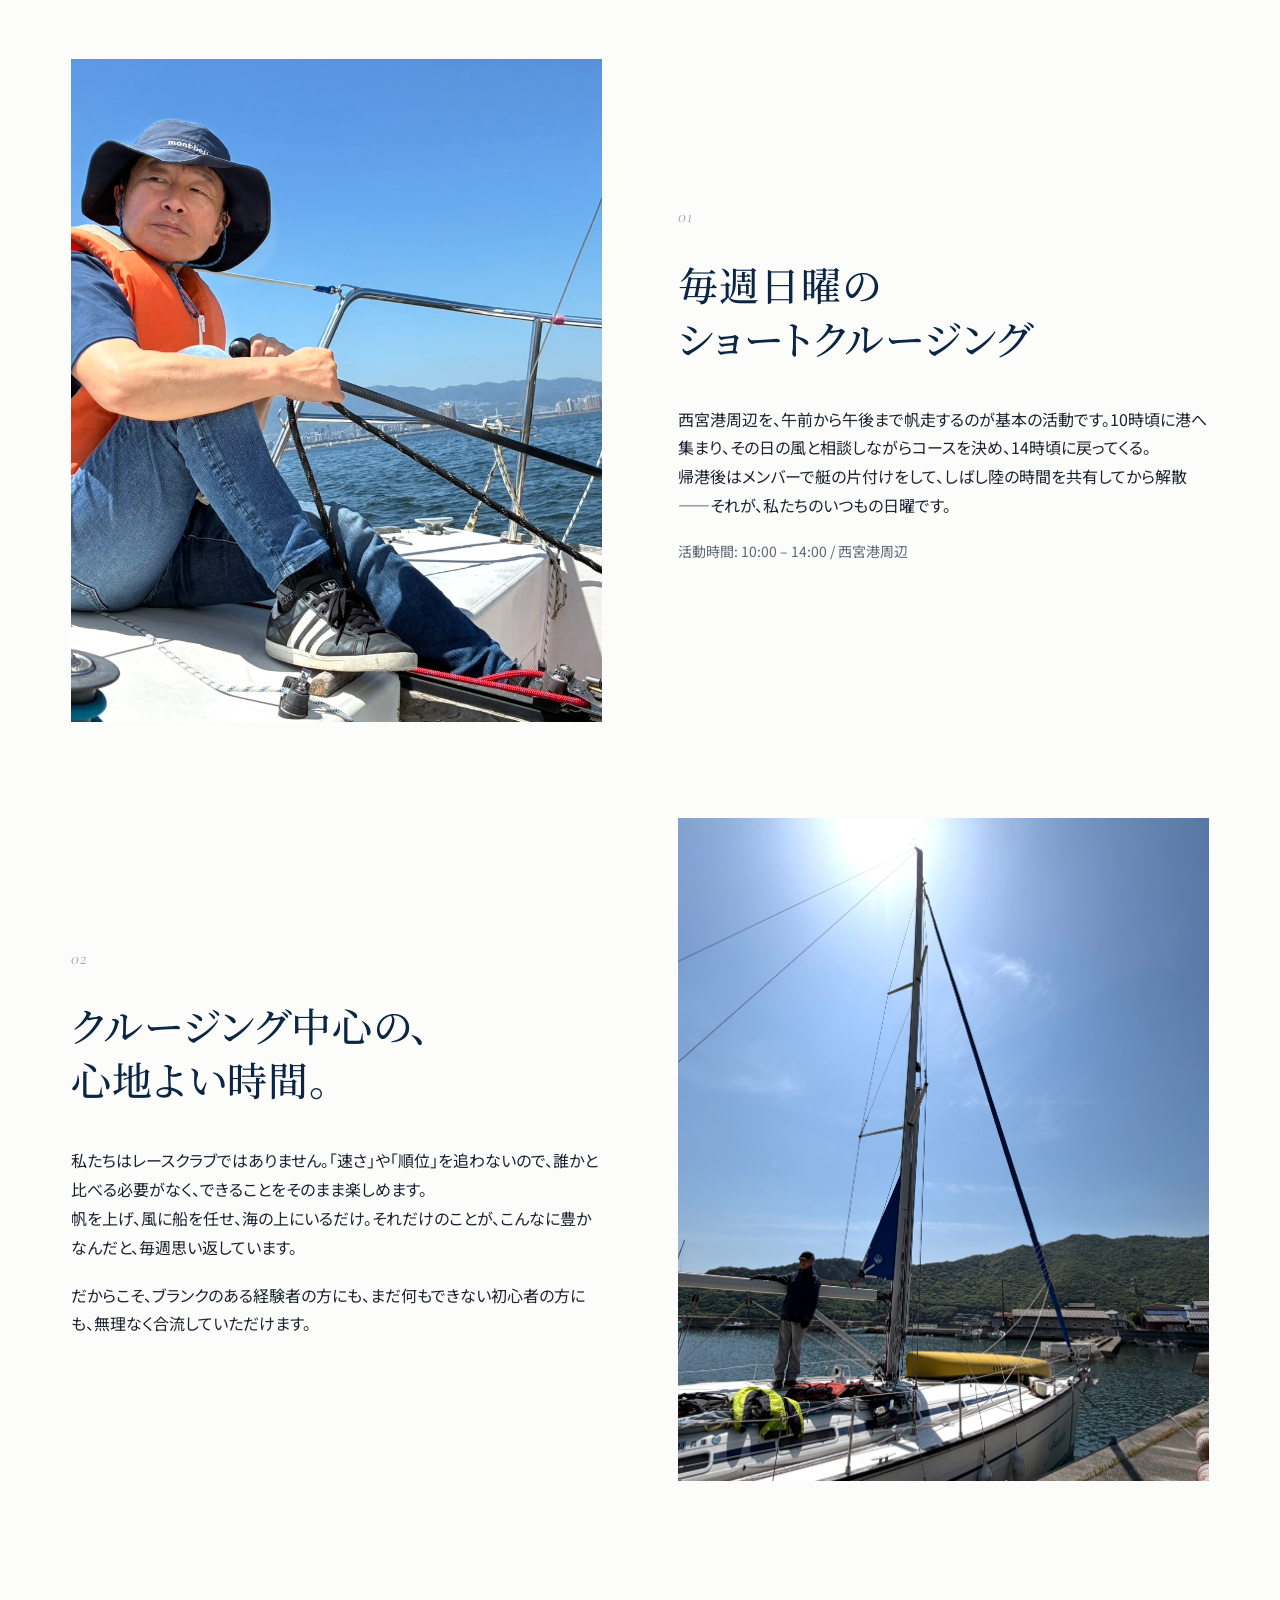
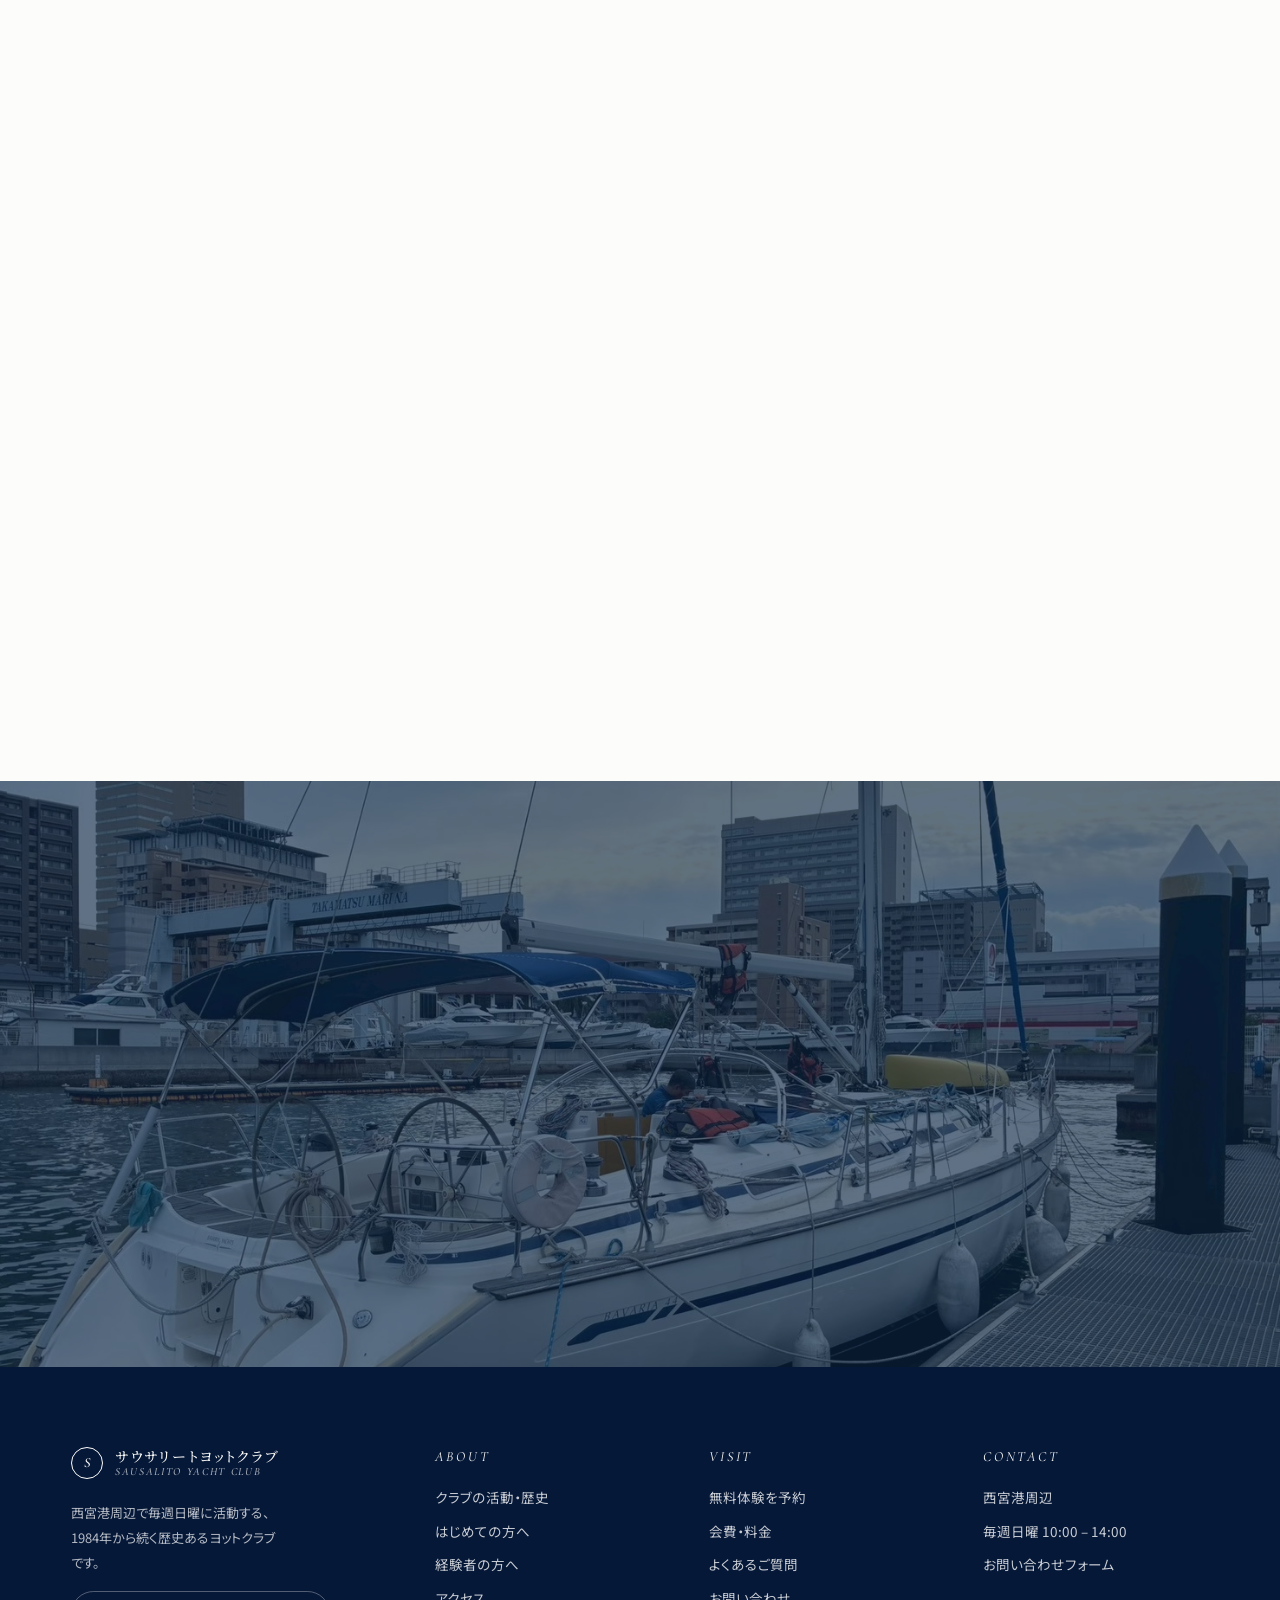
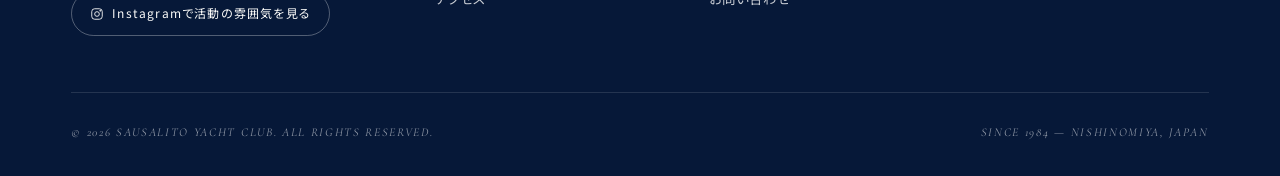
<file: about.html>
<!DOCTYPE html>
<html lang="ja">
<head>
  <!-- Google tag (gtag.js) -->
<script async src="https://www.googletagmanager.com/gtag/js?id=G-8HQCJJ628S"></script>
<script>
  window.dataLayer = window.dataLayer || [];
  function gtag(){dataLayer.push(arguments);}
  gtag('js', new Date());

  gtag('config', 'G-8HQCJJ628S');
</script>
<meta charset="UTF-8" />
<meta name="viewport" content="width=device-width, initial-scale=1.0" />
<title>クラブの活動内容・歴史 | サウサリートヨットクラブ</title>
<meta name="description" content="サウサリートヨットクラブは1984年に発足。西宮港周辺で毎週日曜にクルージング中心の活動を続ける、40年以上の歴史を持つヨットクラブです。活動内容と歩みをご紹介します。" />
<meta name="theme-color" content="#0B2545" />
<meta property="og:type" content="website" />
<meta property="og:title" content="クラブの活動内容・歴史 | サウサリートヨットクラブ(西宮港・1984年〜)" />
<meta property="og:description" content="サウサリートヨットクラブは1984年に発足。西宮港周辺で毎週日曜にクルージング中心の活動を続ける、40年以上の歴史を持つヨットクラブです。活動内容と歩みをご紹介します。" />
<meta property="og:image" content="https://sausalito-yc.github.io/yacht/assets/images/harbor.jpg" />
<link rel="preconnect" href="https://fonts.googleapis.com" />
<link rel="preconnect" href="https://fonts.gstatic.com" crossorigin />
<link href="https://fonts.googleapis.com/css2?family=Cormorant+Garamond:ital,wght@0,400;0,500;1,400;1,500&family=Noto+Sans+JP:wght@300;400;500;700&family=Noto+Serif+JP:wght@300;400;500;600&display=swap" rel="stylesheet" />
<!-- seo:block -->
<meta name="robots" content="index,follow,max-snippet:-1,max-image-preview:large,max-video-preview:-1" />
<meta name="googlebot" content="index,follow" />
<meta name="keywords" content="サウサリートヨットクラブ 歴史,西宮港 ヨットクラブ,ヨットクラブ 兵庫,セーリングクラブ 関西,クルージング 西宮,1984年 ヨットクラブ,ヨット 活動内容,ショートクルージング,ロングクルージング 瀬戸内" />
<meta name="author" content="サウサリートヨットクラブ" />
<meta name="format-detection" content="telephone=no" />
<link rel="canonical" href="https://sausalito-yc.github.io/yacht/about.html" />
<link rel="alternate" hreflang="ja" href="https://sausalito-yc.github.io/yacht/about.html" />
<link rel="alternate" hreflang="x-default" href="https://sausalito-yc.github.io/yacht/about.html" />
<link rel="icon" type="image/svg+xml" href="assets/favicon.svg" />
<link rel="apple-touch-icon" href="assets/favicon.svg" />
<link rel="manifest" href="manifest.webmanifest" />
<meta property="og:locale" content="ja_JP" />
<meta property="og:site_name" content="サウサリートヨットクラブ" />
<meta property="og:url" content="https://sausalito-yc.github.io/yacht/about.html" />
<meta property="og:image:width" content="2400" />
<meta property="og:image:height" content="1350" />
<meta property="og:image:alt" content="海を進むヨットの写真" />
<meta name="twitter:card" content="summary_large_image" />
<meta name="twitter:title" content="クラブの活動内容・歴史 | サウサリートヨットクラブ(西宮港・1984年〜)" />
<meta name="twitter:description" content="サウサリートヨットクラブは1984年に発足。西宮港周辺で毎週日曜にクルージング中心の活動を続ける、40年以上の歴史を持つヨットクラブです。活動内容と歩みをご紹介します。" />
<meta name="twitter:image" content="https://sausalito-yc.github.io/yacht/assets/images/harbor.jpg" />
<meta name="geo.region" content="JP-28" />
<meta name="geo.placename" content="西宮市" />
<meta name="geo.position" content="34.7184;135.3441" />
<meta name="ICBM" content="34.7184, 135.3441" />
<script type="application/ld+json">
{
  "@context": "https://schema.org",
  "@type": "SportsClub",
  "@id": "https://sausalito-yc.github.io/yacht/#organization",
  "name": "サウサリートヨットクラブ",
  "alternateName": "Sausalito Yacht Club",
  "url": "https://sausalito-yc.github.io/yacht/",
  "logo": "https://sausalito-yc.github.io/yacht/assets/favicon.svg",
  "image": "https://sausalito-yc.github.io/yacht/assets/images/hero-main.jpg",
  "description": "西宮港周辺で毎週日曜に活動する、1984年から続くヨットクラブ。クルージング中心の心地よい時間を、初心者にも経験者にも。",
  "foundingDate": "1984",
  "sport": "Sailing",
  "areaServed": {
    "@type": "Place",
    "name": "西宮港・大阪湾",
    "address": {
      "@type": "PostalAddress",
      "addressCountry": "JP",
      "addressRegion": "兵庫県",
      "addressLocality": "西宮市"
    }
  },
  "location": {
    "@type": "Place",
    "name": "西宮港周辺",
    "address": {
      "@type": "PostalAddress",
      "addressCountry": "JP",
      "addressRegion": "兵庫県",
      "addressLocality": "西宮市"
    }
  },
  "sameAs": [
    "https://instagram.com/sailingyacht4714/sailingyacht4714/"
  ],
  "contactPoint": {
    "@type": "ContactPoint",
    "contactType": "customer support",
    "areaServed": "JP",
    "availableLanguage": [
      "ja"
    ],
    "url": "https://sausalito-yc.github.io/yacht/contact.html"
  }
}
</script>
<script type="application/ld+json">
{
  "@context": "https://schema.org",
  "@type": "BreadcrumbList",
  "itemListElement": [
    {
      "@type": "ListItem",
      "position": 1,
      "name": "ホーム",
      "item": "https://sausalito-yc.github.io/yacht/"
    },
    {
      "@type": "ListItem",
      "position": 2,
      "name": "クラブについて",
      "item": "https://sausalito-yc.github.io/yacht/about.html"
    }
  ]
}
</script>
<!-- /seo:block -->
<!-- seo:extra -->
<script type="application/ld+json">
{
  "@context": "https://schema.org",
  "@type": "AboutPage",
  "name": "クラブの活動内容・歴史",
  "url": "https://sausalito-yc.github.io/yacht/about.html",
  "isPartOf": {
    "@id": "https://sausalito-yc.github.io/yacht/#website"
  },
  "mainEntity": {
    "@id": "https://sausalito-yc.github.io/yacht/#organization"
  }
}
</script>
<!-- /seo:extra -->
<link rel="stylesheet" href="assets/css/style.css" />
</head>
<body>

<header class="site-header" role="banner">
  <a href="index.html" class="brand" aria-label="サウサリートヨットクラブ ホーム">
    <span class="brand-mark">S</span>
    <span class="brand-text">
      <span class="jp">サウサリートヨットクラブ</span>
      <span class="en">SAUSALITO YACHT CLUB &middot; EST. 1984</span>
    </span>
  </a>
  <button class="nav-toggle" aria-expanded="false" aria-label="メニューを開く" aria-controls="primary-nav"><span></span><span></span><span></span></button>
  <nav class="nav" id="primary-nav" role="navigation" aria-label="メインナビゲーション">
    <ul class="nav-list">
      <li><a href="about.html" class="is-active">クラブについて</a></li>
      <li><a href="beginners.html">はじめての方</a></li>
      <li><a href="experienced.html">経験者の方</a></li>
      <li><a href="fees.html">会費・料金</a></li>
      <li><a href="access.html">アクセス</a></li>
      <li><a href="faq.html">FAQ</a></li>
    </ul>
    <a href="trial.html" class="btn btn-primary">無料体験を予約<span class="arrow"></span></a>
  </nav>
</header>

<main>

<section class="page-hero">
  <div class="page-hero-media" style="background-image:url('assets/images/harbor.jpg')"></div>
  <div class="container">
    <div class="breadcrumb"><a href="index.html">HOME</a><span>/</span><span>ABOUT</span></div>
    <span class="eyebrow">About the Club</span>
    <h1>クラブの<br />活動内容と、歴史。</h1>
    <p class="lead">西宮港周辺で40年以上、変わらず続いてきた日曜日のヨット時間。<br />私たちが何を、どんなふうに大切にしてきたかを、お伝えします。</p>
  </div>
</section>

<!-- Intro -->
<section class="section">
  <div class="container">
    <div class="split wide">
      <div class="reveal">
        <span class="eyebrow">Our Story</span>
        <h2 class="mt-2">1984年、<br />ひとつのヨットから。</h2>
        <hr class="divider mt-2" />
        <p class="lead mt-3">
          サウサリートヨットクラブは、1984年、西宮港でいくつかの艇を持ち寄った仲間によって発足しました。<br />
          名前の由来は、サンフランシスコ湾の小さな港町・サウサリート。<br />
          競い合うのではなく、海そのものを楽しむ。設立から40年以上、私たちはその姿勢を変えていません。
        </p>
        <p>
          時代が変わり、メンバーが入れ替わっても、毎週日曜に港に集まる習慣だけは続いてきました。<br />
          初心者として入った人がベテランになり、ブランクを経て戻ってくる人がいて、また新しい人が訪ねてくる。<br />
          ヨットクラブというよりも、海辺の「日曜日の集まり」と言ったほうが、私たちには近い気がします。
        </p>
      </div>
      <div class="img-wrap reveal delay-1">
        <img src="assets/images/img_v2.jpg" alt="西宮港マリーナ — サウサリートヨットクラブの活動拠点" loading="lazy" / width="1600" height="1067">
      </div>
    </div>
  </div>
</section>

<!-- Timeline -->
<section class="section" style="background: var(--paper);">
  <div class="container" style="max-width: 880px;">
    <div class="section-head reveal">
      <span class="eyebrow">Timeline</span>
      <h2 class="mt-2">40年の歩み。</h2>
      <hr class="divider mt-2" />
    </div>
    <div class="timeline reveal">
      <div class="timeline-item">
        <span class="year">1984</span>
        <h3>クラブ発足</h3>
        <p>西宮港を拠点に、有志の仲間が集まりサウサリートヨットクラブが誕生。クルージング中心の活動方針を最初から掲げる。</p>
      </div>
      <div class="timeline-item">
        <span class="year">1990s</span>
        <h3>日曜活動の定着</h3>
        <p>毎週日曜10時集合、午後までのショートクルージングが定着。メンバー数も次第に増え、初心者向けの体験会も始める。</p>
      </div>
      <div class="timeline-item">
        <span class="year">2000s</span>
        <h3>ロングクルージングの開始</h3>
        <p>春・秋を中心に、瀬戸内海方面への2〜3日間クルージングを実施。家島・小豆島・淡路島など、季節ごとに目的地を変える。</p>
      </div>
      <div class="timeline-item">
        <span class="year">2010s</span>
        <h3>世代交代と継続</h3>
        <p>創立メンバーから次世代へ。一方で、ブランクを経て戻ってくる「再開メンバー」も増え、世代の幅が広がる。</p>
      </div>
      <div class="timeline-item">
        <span class="year">Today</span>
        <h3>40年目の日曜日</h3>
        <p>誰でも気軽に立ち寄れる、海辺の集まりとして。無料体験を通じて、初めての方を迎え続けています。</p>
      </div>
    </div>
  </div>
</section>

<!-- Activities Detail -->
<section class="section">
  <div class="container">
    <div class="section-head center reveal">
      <span class="eyebrow">What we do</span>
      <h2>活動内容</h2>
      <p class="lead muted" style="max-width: 50ch; margin: 0 auto;">レースではなく、クルージング。私たちの日曜は、3つのかたちで続いています。</p>
    </div>

    <div class="split mt-4">
      <div class="img-wrap reveal"><img src="assets/images/img_m0.jpg" alt="西宮港のマリーナとヨット" loading="lazy" / width="1600" height="1067"></div>
      <div class="reveal delay-1">
        <span class="eyebrow-num">01</span>
        <h2 class="mt-2">毎週日曜の<br />ショートクルージング</h2>
        <p class="mt-3">
          西宮港周辺を、午前から午後まで帆走するのが基本の活動です。10時頃に港へ集まり、その日の風と相談しながらコースを決め、14時頃に戻ってくる。<br />
          帰港後はメンバーで艇の片付けをして、しばし陸の時間を共有してから解散——それが、私たちのいつもの日曜です。
        </p>
        <p class="muted" style="font-size: 14px;">活動時間: 10:00 &ndash; 14:00 / 西宮港周辺</p>
      </div>
    </div>

    <div class="split flip mt-4" style="margin-top: 96px;">
      <div class="img-wrap reveal"><img src="assets/images/img_sa4.jpg" alt="クルージング中の海の風景 — クルージング中心の活動" loading="lazy" / width="1600" height="1067"></div>
      <div class="reveal delay-1">
        <span class="eyebrow-num">02</span>
        <h2 class="mt-2">クルージング中心の、<br />心地よい時間。</h2>
        <p class="mt-3">
          私たちはレースクラブではありません。「速さ」や「順位」を追わないので、誰かと比べる必要がなく、できることをそのまま楽しめます。<br />
          帆を上げ、風に船を任せ、海の上にいるだけ。それだけのことが、こんなに豊かなんだと、毎週思い返しています。
        </p>
        <p>
          だからこそ、ブランクのある経験者の方にも、まだ何もできない初心者の方にも、無理なく合流していただけます。
        </p>
      </div>
    </div>

    <div class="split mt-4" style="margin-top: 96px;">
      <div class="img-wrap reveal"><img src="assets/images/sunset-sea.jpg" alt="夕暮れの瀬戸内海 — 年に数回の数日間ロングクルージング" loading="lazy" / width="1600" height="1067"></div>
      <div class="reveal delay-1">
        <span class="eyebrow-num">03</span>
        <h2 class="mt-2">年に数回の、<br />数日間クルージング。</h2>
        <p class="mt-3">
          春と秋を中心に、年に数回、2〜3日かけてのロングクルージングを行います。瀬戸内の島々を巡り、夕暮れの停泊地で食事を分け合う——日常から少し離れる、特別な時間です。<br />
          参加は自由。日帰り活動だけのメンバーも、もちろん歓迎しています。
        </p>
        <p class="muted" style="font-size: 14px;">費用: 食事代等の実費のみ</p>
      </div>
    </div>
  </div>
</section>

<!-- CTA Band -->
<section class="cta-band">
  <div class="container">
    <div class="reveal">
      <span class="eyebrow" style="color: var(--pale-blue);">Join Us</span>
      <h2 class="mt-2">日曜の海を、ご一緒に。</h2>
      <p class="lead">まずは無料体験から。難しい準備はいりません。</p>
      <a href="trial.html" class="btn btn-light btn-large">無料体験を予約する<span class="arrow"></span></a>
    </div>
  </div>
</section>

</main>

<footer class="site-footer" role="contentinfo">
  <div class="container">
    <div class="footer-grid">
      <div class="footer-brand">
        <a href="index.html" class="brand"><span class="brand-mark">S</span><span class="brand-text"><span class="jp">サウサリートヨットクラブ</span><span class="en">SAUSALITO YACHT CLUB</span></span></a>
        <p>西宮港周辺で毎週日曜に活動する、1984年から続く歴史あるヨットクラブです。</p>
        <a href="https://instagram.com/sailingyacht4714/sailingyacht4714/" target="_blank" rel="noopener" class="social">
          <svg xmlns="http://www.w3.org/2000/svg" viewBox="0 0 24 24" fill="none" stroke="currentColor" stroke-width="1.5"><rect x="3" y="3" width="18" height="18" rx="5"/><circle cx="12" cy="12" r="4"/><circle cx="17.5" cy="6.5" r=".8" fill="currentColor"/></svg>
          Instagramで活動の雰囲気を見る
        </a>
      </div>
      <div><h4>About</h4><ul><li><a href="about.html">クラブの活動・歴史</a></li><li><a href="beginners.html">はじめての方へ</a></li><li><a href="experienced.html">経験者の方へ</a></li><li><a href="access.html">アクセス</a></li></ul></div>
      <div><h4>Visit</h4><ul><li><a href="trial.html">無料体験を予約</a></li><li><a href="fees.html">会費・料金</a></li><li><a href="faq.html">よくあるご質問</a></li><li><a href="contact.html">お問い合わせ</a></li></ul></div>
      <div><h4>Contact</h4><ul><li>西宮港周辺</li><li>毎週日曜 10:00 &ndash; 14:00</li><li><a href="contact.html">お問い合わせフォーム</a></li></ul></div>
    </div>
    <div class="footer-bottom">
      <span>&copy; <span data-year>2025</span> SAUSALITO YACHT CLUB. ALL RIGHTS RESERVED.</span>
      <span>SINCE 1984 &mdash; NISHINOMIYA, JAPAN</span>
    </div>
  </div>
</footer>

<script src="assets/js/main.js"></script>
</body>
</html>
</file>
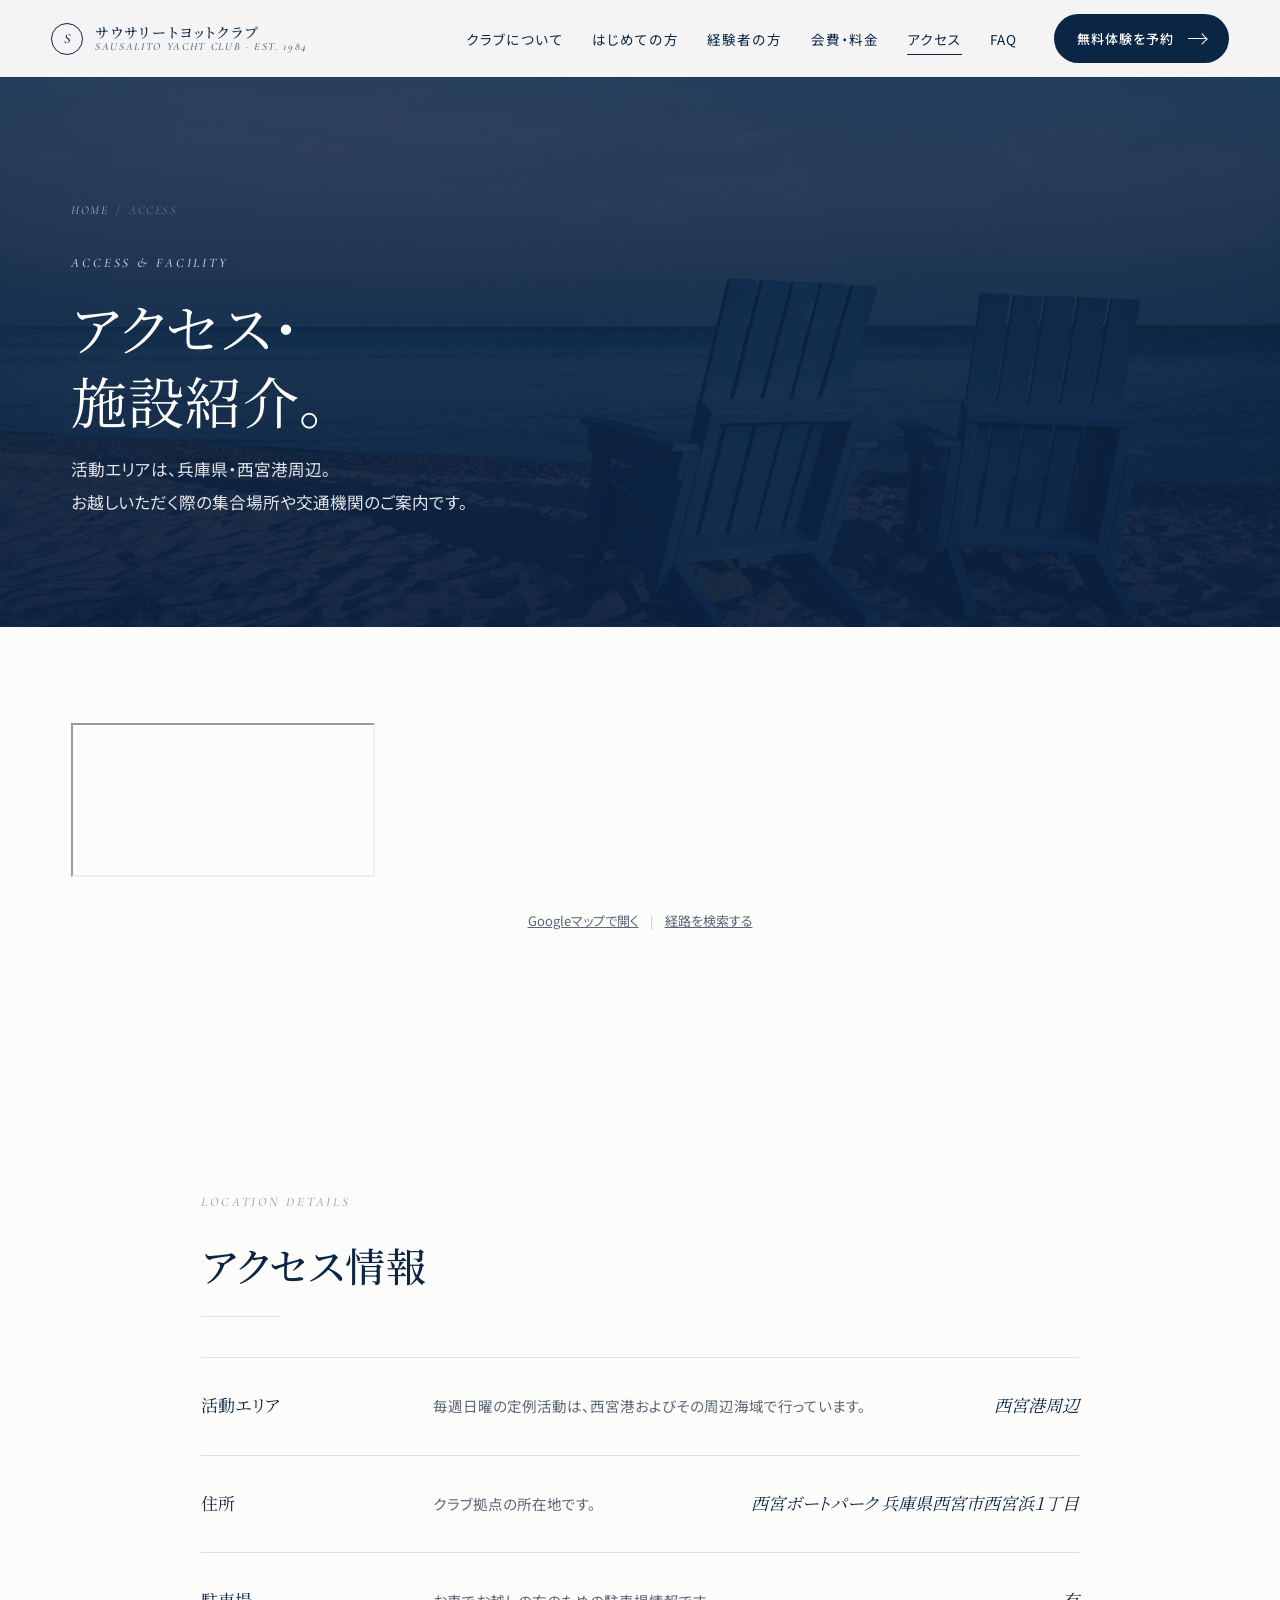
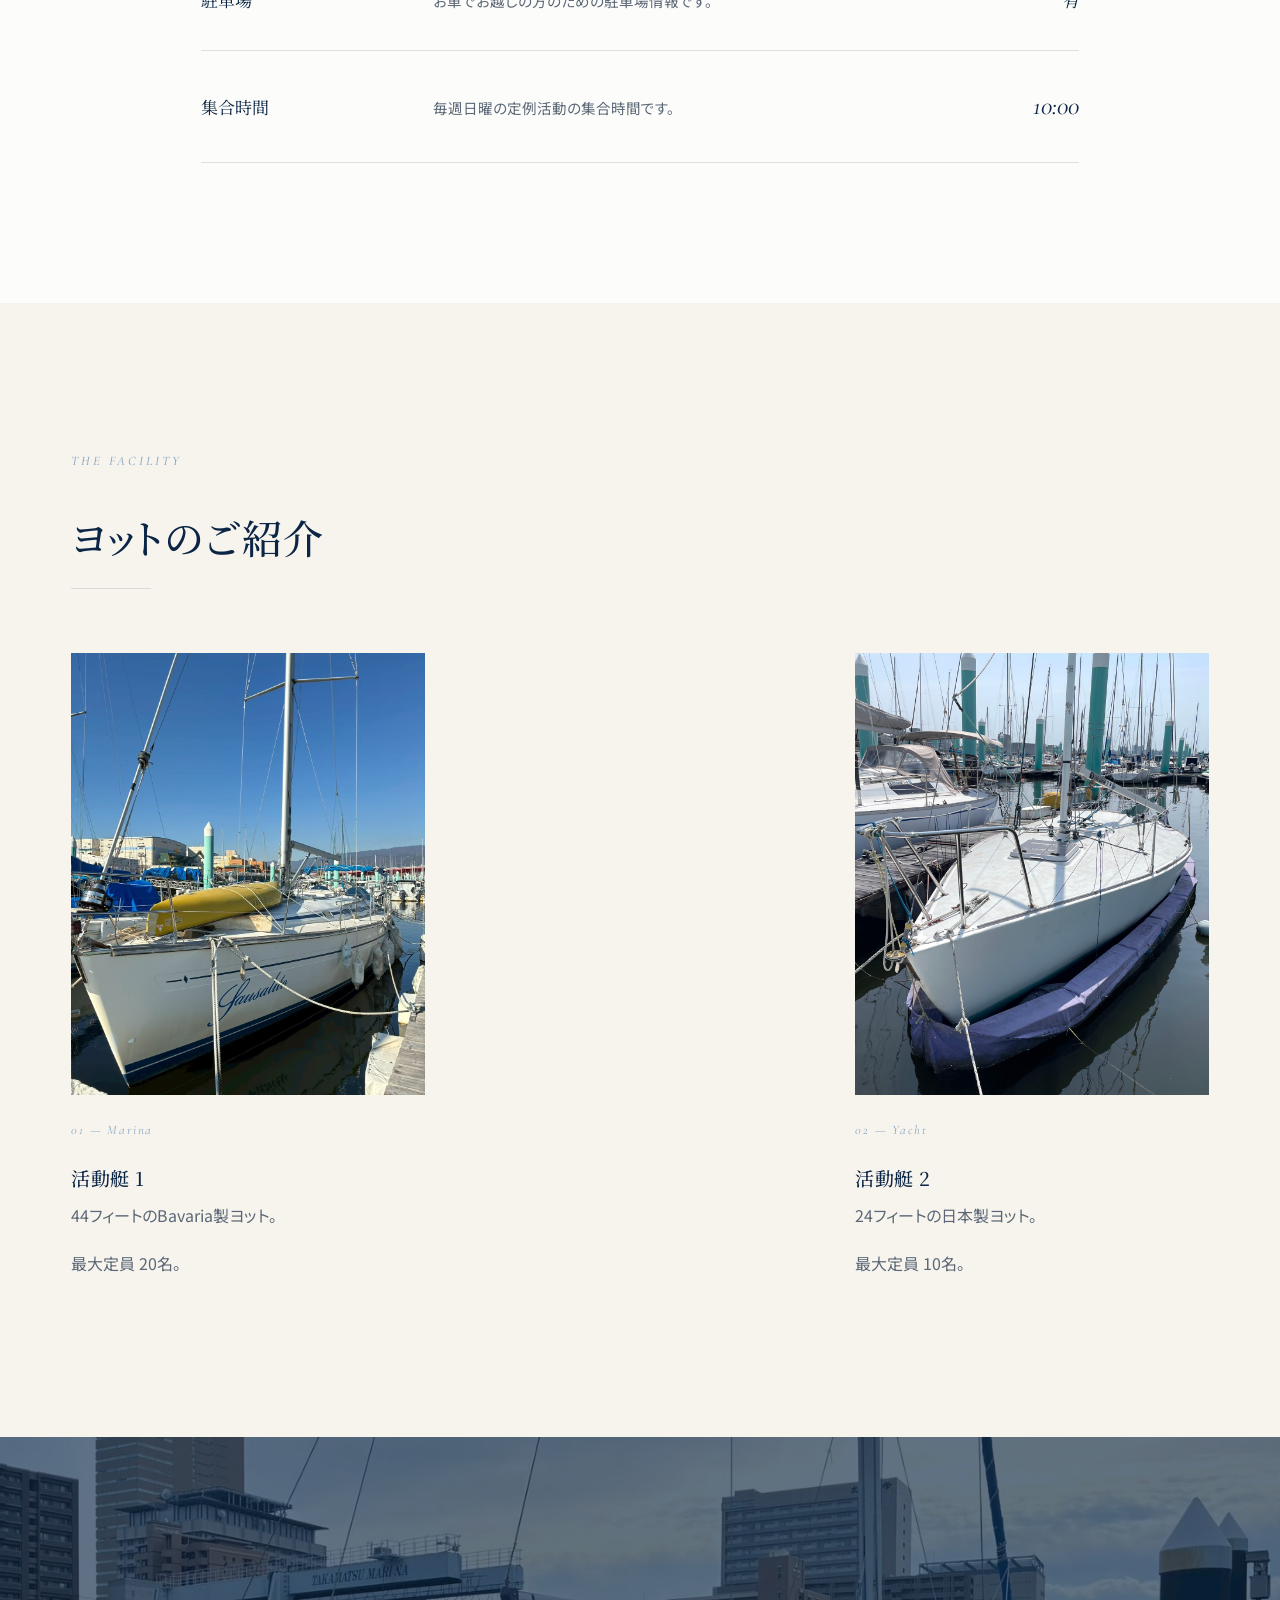
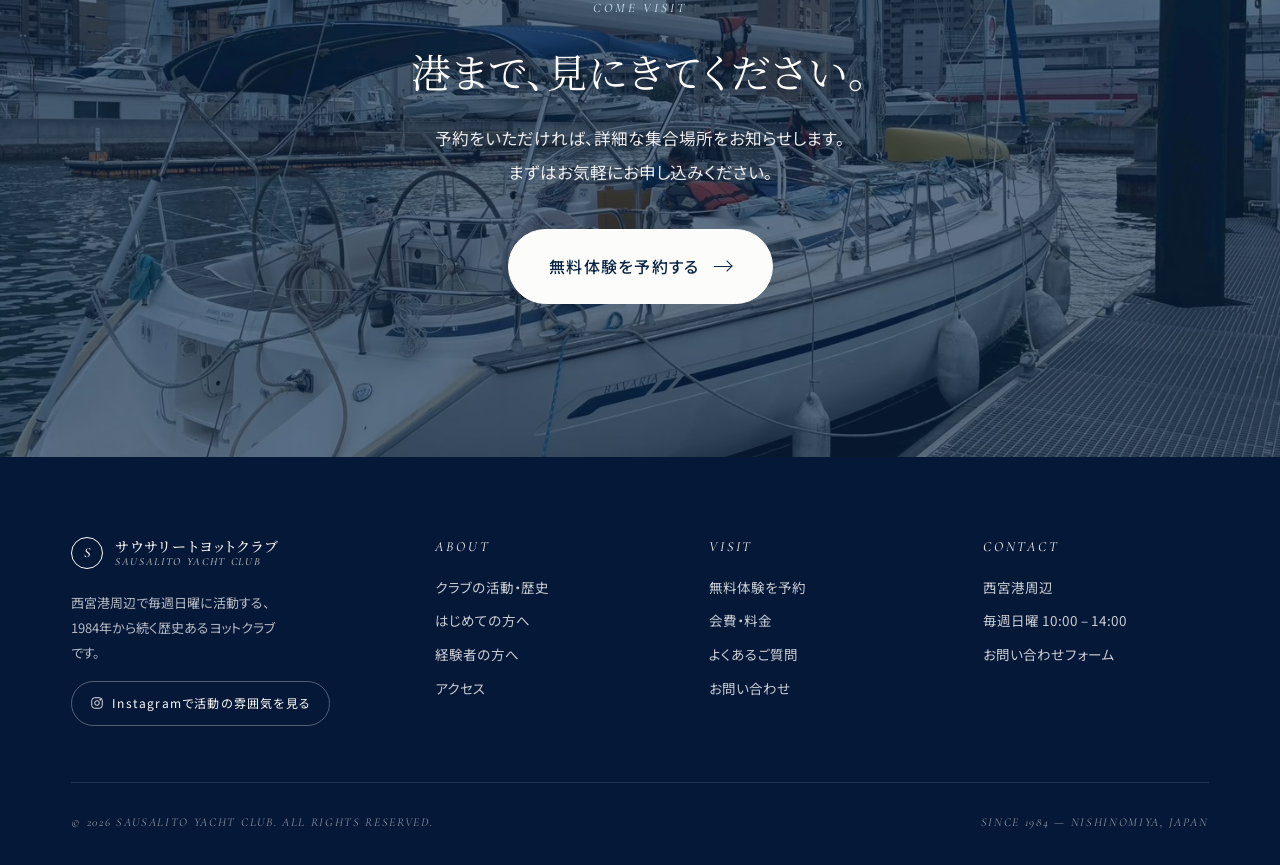
<file: access-old.html>
<!DOCTYPE html>
<html lang="ja">
<head>
  <!-- Google tag (gtag.js) -->
<script async src="https://www.googletagmanager.com/gtag/js?id=G-8HQCJJ628S"></script>
<script>
  window.dataLayer = window.dataLayer || [];
  function gtag(){dataLayer.push(arguments);}
  gtag('js', new Date());

  gtag('config', 'G-8HQCJJ628S');
</script>
<meta charset="UTF-8" />
<meta name="viewport" content="width=device-width, initial-scale=1.0" />
<title>アクセス・施設紹介 | サウサリートヨットクラブ</title>
<meta name="description" content="サウサリートヨットクラブの活動エリアは兵庫県・西宮港周辺。集合場所・住所・最寄駅・駐車場・集合時間など、ご来訪に必要なアクセス情報をご案内します。" />
<meta name="theme-color" content="#0B2545" />
<meta property="og:type" content="website" />
<meta property="og:title" content="アクセス・施設紹介 | サウサリートヨットクラブ(西宮港)" />
<meta property="og:description" content="サウサリートヨットクラブの活動エリアは兵庫県・西宮港周辺。集合場所・住所・最寄駅・駐車場・集合時間など、ご来訪に必要なアクセス情報をご案内します。" />
<meta property="og:image" content="https://sausalito-yc.github.io/yacht/assets/images/harbor.jpg" />
<link rel="preconnect" href="https://fonts.googleapis.com" />
<link rel="preconnect" href="https://fonts.gstatic.com" crossorigin />
<link href="https://fonts.googleapis.com/css2?family=Cormorant+Garamond:ital,wght@0,400;0,500;1,400;1,500&family=Noto+Sans+JP:wght@300;400;500;700&family=Noto+Serif+JP:wght@300;400;500;600&display=swap" rel="stylesheet" />
<!-- seo:block -->
<meta name="robots" content="index,follow,max-snippet:-1,max-image-preview:large,max-video-preview:-1" />
<meta name="googlebot" content="index,follow" />
<meta name="robots" content="noindex,follow" />
<meta name="keywords" content="西宮港 アクセス,サウサリートヨットクラブ アクセス,西宮 ヨット 集合場所,西宮港 駐車場,西宮 マリーナ,阪神西宮 ヨット,ヨットクラブ 行き方,西宮 ヨット 最寄駅" />
<meta name="author" content="サウサリートヨットクラブ" />
<meta name="format-detection" content="telephone=no" />
<link rel="canonical" href="https://sausalito-yc.github.io/yacht/access.html" />
<link rel="alternate" hreflang="ja" href="https://sausalito-yc.github.io/yacht/access.html" />
<link rel="alternate" hreflang="x-default" href="https://sausalito-yc.github.io/yacht/access.html" />
<link rel="icon" type="image/svg+xml" href="assets/favicon.svg" />
<link rel="apple-touch-icon" href="assets/favicon.svg" />
<link rel="manifest" href="manifest.webmanifest" />
<meta property="og:locale" content="ja_JP" />
<meta property="og:site_name" content="サウサリートヨットクラブ" />
<meta property="og:url" content="https://sausalito-yc.github.io/yacht/access.html" />
<meta property="og:image:width" content="2400" />
<meta property="og:image:height" content="1350" />
<meta property="og:image:alt" content="海を進むヨットの写真" />
<meta name="twitter:card" content="summary_large_image" />
<meta name="twitter:title" content="アクセス・施設紹介 | サウサリートヨットクラブ(西宮港)" />
<meta name="twitter:description" content="サウサリートヨットクラブの活動エリアは兵庫県・西宮港周辺。集合場所・住所・最寄駅・駐車場・集合時間など、ご来訪に必要なアクセス情報をご案内します。" />
<meta name="twitter:image" content="https://sausalito-yc.github.io/yacht/assets/images/harbor.jpg" />
<meta name="geo.region" content="JP-28" />
<meta name="geo.placename" content="西宮市" />
<meta name="geo.position" content="34.7184;135.3441" />
<meta name="ICBM" content="34.7184, 135.3441" />
<script type="application/ld+json">
{
  "@context": "https://schema.org",
  "@type": "SportsClub",
  "@id": "https://sausalito-yc.github.io/yacht/#organization",
  "name": "サウサリートヨットクラブ",
  "alternateName": "Sausalito Yacht Club",
  "url": "https://sausalito-yc.github.io/yacht/",
  "logo": "https://sausalito-yc.github.io/yacht/assets/favicon.svg",
  "image": "https://sausalito-yc.github.io/yacht/assets/images/hero-main.jpg",
  "description": "西宮港周辺で毎週日曜に活動する、1984年から続くヨットクラブ。クルージング中心の心地よい時間を、初心者にも経験者にも。",
  "foundingDate": "1984",
  "sport": "Sailing",
  "areaServed": {
    "@type": "Place",
    "name": "西宮港・大阪湾",
    "address": {
      "@type": "PostalAddress",
      "addressCountry": "JP",
      "addressRegion": "兵庫県",
      "addressLocality": "西宮市"
    }
  },
  "location": {
    "@type": "Place",
    "name": "西宮港周辺",
    "address": {
      "@type": "PostalAddress",
      "addressCountry": "JP",
      "addressRegion": "兵庫県",
      "addressLocality": "西宮市"
    }
  },
  "sameAs": [
    "https://instagram.com/sailingyacht4714/sailingyacht4714/"
  ],
  "contactPoint": {
    "@type": "ContactPoint",
    "contactType": "customer support",
    "areaServed": "JP",
    "availableLanguage": [
      "ja"
    ],
    "url": "https://sausalito-yc.github.io/yacht/contact.html"
  }
}
</script>
<script type="application/ld+json">
{
  "@context": "https://schema.org",
  "@type": "BreadcrumbList",
  "itemListElement": [
    {
      "@type": "ListItem",
      "position": 1,
      "name": "ホーム",
      "item": "https://sausalito-yc.github.io/yacht/"
    },
    {
      "@type": "ListItem",
      "position": 2,
      "name": "アクセス",
      "item": "https://sausalito-yc.github.io/yacht/access.html"
    }
  ]
}
</script>
<!-- /seo:block -->
<!-- seo:extra -->
<script type="application/ld+json">
{
  "@context": "https://schema.org",
  "@type": "WebPage",
  "name": "アクセス・施設紹介",
  "url": "https://sausalito-yc.github.io/yacht/access.html",
  "isPartOf": {
    "@id": "https://sausalito-yc.github.io/yacht/#website"
  },
  "mainEntity": {
    "@id": "https://sausalito-yc.github.io/yacht/#organization"
  }
}
</script>
<!-- /seo:extra -->
<link rel="stylesheet" href="assets/css/style.css" />
</head>
<body>

<header class="site-header" role="banner">
  <a href="index.html" class="brand"><span class="brand-mark">S</span><span class="brand-text"><span class="jp">サウサリートヨットクラブ</span><span class="en">SAUSALITO YACHT CLUB &middot; EST. 1984</span></span></a>
  <button class="nav-toggle" aria-expanded="false" aria-label="メニューを開く" aria-controls="primary-nav"><span></span><span></span><span></span></button>
  <nav class="nav" id="primary-nav">
    <ul class="nav-list">
      <li><a href="about.html">クラブについて</a></li>
      <li><a href="beginners.html">はじめての方</a></li>
      <li><a href="experienced.html">経験者の方</a></li>
      <li><a href="fees.html">会費・料金</a></li>
      <li><a href="access.html" class="is-active">アクセス</a></li>
      <li><a href="faq.html">FAQ</a></li>
    </ul>
    <a href="trial.html" class="btn btn-primary">無料体験を予約<span class="arrow"></span></a>
  </nav>
</header>

<main>
<section class="page-hero">
  <div class="page-hero-media" style="background-image:url('assets/images/harbor.jpg')"></div>
  <div class="container">
    <div class="breadcrumb"><a href="index.html">HOME</a><span>/</span><span>ACCESS</span></div>
    <span class="eyebrow">Access &amp; facility</span>
    <h1>アクセス・<br />施設紹介。</h1>
    <p class="lead">活動エリアは、兵庫県・西宮港周辺。<br />お越しいただく際の集合場所や交通機関のご案内です。</p>
  </div>
</section>

<!-- Map area -->
<section class="section-tight">
  <div class="container">
    <div class="map-embed reveal">
      <iframe
        title="西宮ボートパーク 周辺地図"
        src="https://www.google.com/maps/embed?pb=!1m18!1m12!1m3!1d3697.4750192463334!2d135.33701561381838!3d34.71937798672883!2m3!1f0!2f0!3f0!3m2!1i1024!2i768!4f13.1!3m3!1m2!1s0x6000f27dff507c8d%3A0x11add79cc0d3110b!2z6KW_5a6u44Oc44O844OI44OR44O844Kv!5e0!3m2!1sja!2sjp!4v1780484541925!5m2!1sja!2sjp"
        allowfullscreen
        loading="lazy"
        referrerpolicy="no-referrer-when-downgrade"></iframe>
    </div>
    <p class="muted mt-2 text-center" style="font-size: 13px;">
      <a href="https://www.google.com/maps/search/?api=1&query=%E8%A5%BF%E5%AE%AE%E3%83%9C%E3%83%BC%E3%83%88%E3%83%91%E3%83%BC%E3%82%AF" target="_blank" rel="noopener" style="text-decoration: underline;">Googleマップで開く</a>
      <span style="margin: 0 8px; opacity:.4;">|</span>
      <a href="https://www.google.com/maps/dir/?api=1&destination=%E8%A5%BF%E5%AE%AE%E3%83%9C%E3%83%BC%E3%83%88%E3%83%91%E3%83%BC%E3%82%AF" target="_blank" rel="noopener" style="text-decoration: underline;">経路を検索する</a>
    </p>
  </div>
</section>

<!-- Details -->
<section class="section">
  <div class="container" style="max-width: 980px;">
    <div class="reveal">
      <span class="eyebrow">Location details</span>
      <h2 class="mt-2">アクセス情報</h2>
      <hr class="divider mt-2" />
    </div>
    <div class="price-table mt-3 reveal">
      <div class="price-row">
        <div class="label">活動エリア</div>
        <div class="desc">毎週日曜の定例活動は、西宮港およびその周辺海域で行っています。</div>
        <div class="value" style="font-size: 17px;">西宮港周辺</div>
      </div>
      <div class="price-row">
        <div class="label">住所</div>
        <div class="desc">クラブ拠点の所在地です。</div>
        <div class="value" style="font-size: 17px;">西宮ボートパーク 兵庫県西宮市西宮浜１丁目</div>
      </div>
      <div class="price-row">
        <div class="label">駐車場</div>
        <div class="desc">お車でお越しの方のための駐車場情報です。</div>
        <div class="value" style="font-size: 17px;">有</div>
      </div>
      <div class="price-row">
        <div class="label">集合時間</div>
        <div class="desc">毎週日曜の定例活動の集合時間です。</div>
        <div class="value">10:00</div>
      </div>
    </div>
  </div>
</section>

<!-- Facility intro -->
<section class="section" style="background: var(--paper);">
  <div class="container">
    <div class="section-head reveal">
      <span class="eyebrow">The facility</span>
      <h2 class="mt-2">ヨットのご紹介</h2>
      <hr class="divider mt-2" />
    </div>
    <div class="grid grid-3">
      <div class="figure-card reveal">
        <div class="ratio"><img src="assets/images/img_sa0.jpg" alt="西宮港マリーナに係留されたヨット" loading="lazy" / width="2600" height="1067"></div>
        <div class="meta mt-2">01 &mdash; Marina</div>
        <h3>活動艇 1</h3>
        <p class="muted">44フィートのBavaria製ヨット。</p>
        <p class="muted">最大定員 20名。</p>
      </div>
      <span class="arrow"></span>
      <div class="figure-card reveal delay-1">
        <div class="ratio"><img src="assets/images/img_j0.jpg" alt="ヨットのロープ・装備" loading="lazy" / width="2600" height="1067"></div>
        <div class="meta mt-2">02 &mdash; Yacht</div>
        <h3>活動艇 2</h3>
        <p class="muted">24フィートの日本製ヨット。</p>
        <p class="muted">最大定員 10名。</p>
      </div>
    </div>
  </div>
</section>

<section class="cta-band">
  <div class="container">
    <div class="reveal">
      <span class="eyebrow" style="color: var(--pale-blue);">Come visit</span>
      <h2 class="mt-2">港まで、見にきてください。</h2>
      <p class="lead">予約をいただければ、詳細な集合場所をお知らせします。<br />まずはお気軽にお申し込みください。</p>
      <a href="trial.html" class="btn btn-light btn-large">無料体験を予約する<span class="arrow"></span></a>
    </div>
  </div>
</section>

</main>

<footer class="site-footer" role="contentinfo">
  <div class="container">
    <div class="footer-grid">
      <div class="footer-brand">
        <a href="index.html" class="brand"><span class="brand-mark">S</span><span class="brand-text"><span class="jp">サウサリートヨットクラブ</span><span class="en">SAUSALITO YACHT CLUB</span></span></a>
        <p>西宮港周辺で毎週日曜に活動する、1984年から続く歴史あるヨットクラブです。</p>
        <a href="https://instagram.com/sailingyacht4714/sailingyacht4714/" target="_blank" rel="noopener" class="social"><svg xmlns="http://www.w3.org/2000/svg" viewBox="0 0 24 24" fill="none" stroke="currentColor" stroke-width="1.5"><rect x="3" y="3" width="18" height="18" rx="5"/><circle cx="12" cy="12" r="4"/><circle cx="17.5" cy="6.5" r=".8" fill="currentColor"/></svg>Instagramで活動の雰囲気を見る</a>
      </div>
      <div><h4>About</h4><ul><li><a href="about.html">クラブの活動・歴史</a></li><li><a href="beginners.html">はじめての方へ</a></li><li><a href="experienced.html">経験者の方へ</a></li><li><a href="access.html">アクセス</a></li></ul></div>
      <div><h4>Visit</h4><ul><li><a href="trial.html">無料体験を予約</a></li><li><a href="fees.html">会費・料金</a></li><li><a href="faq.html">よくあるご質問</a></li><li><a href="contact.html">お問い合わせ</a></li></ul></div>
      <div><h4>Contact</h4><ul><li>西宮港周辺</li><li>毎週日曜 10:00 &ndash; 14:00</li><li><a href="contact.html">お問い合わせフォーム</a></li></ul></div>
    </div>
    <div class="footer-bottom">
      <span>&copy; <span data-year>2025</span> SAUSALITO YACHT CLUB. ALL RIGHTS RESERVED.</span>
      <span>SINCE 1984 &mdash; NISHINOMIYA, JAPAN</span>
    </div>
  </div>
</footer>

<script src="assets/js/main.js"></script>
</body>
</html>
</file>
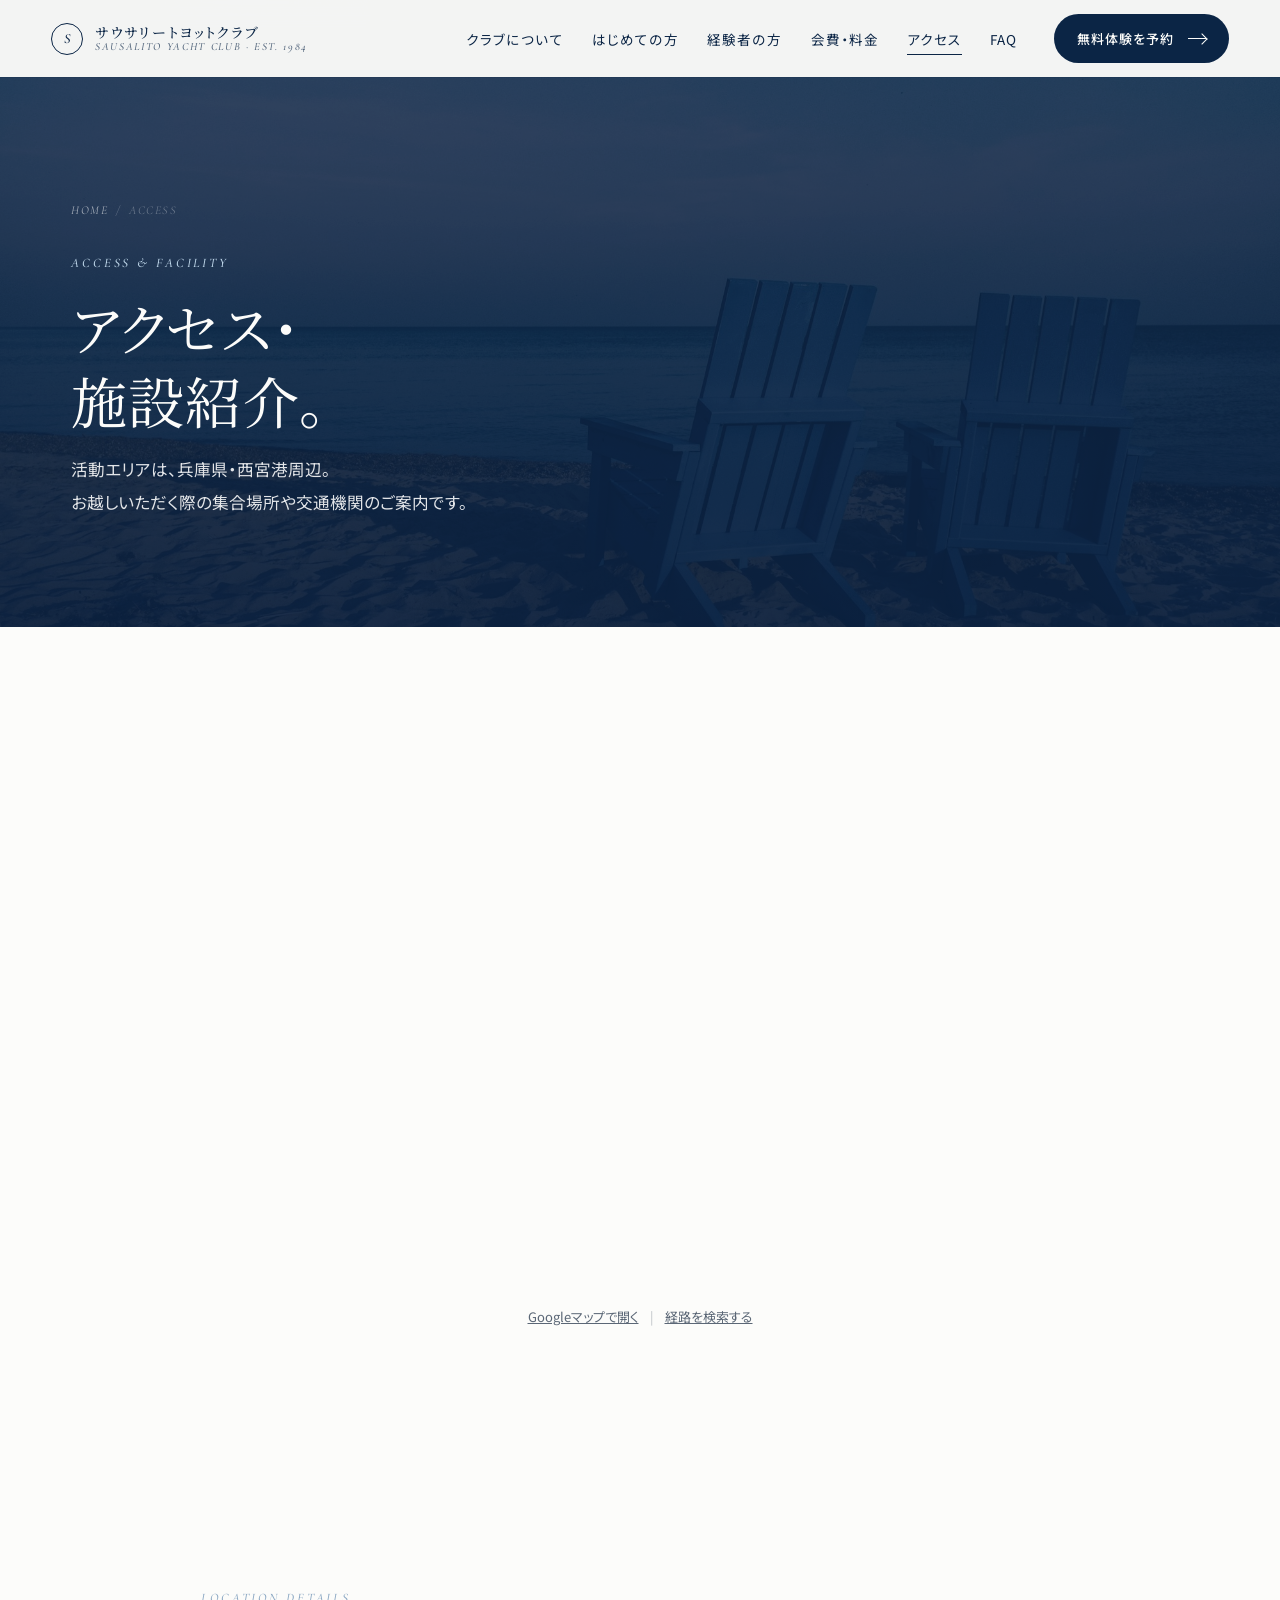
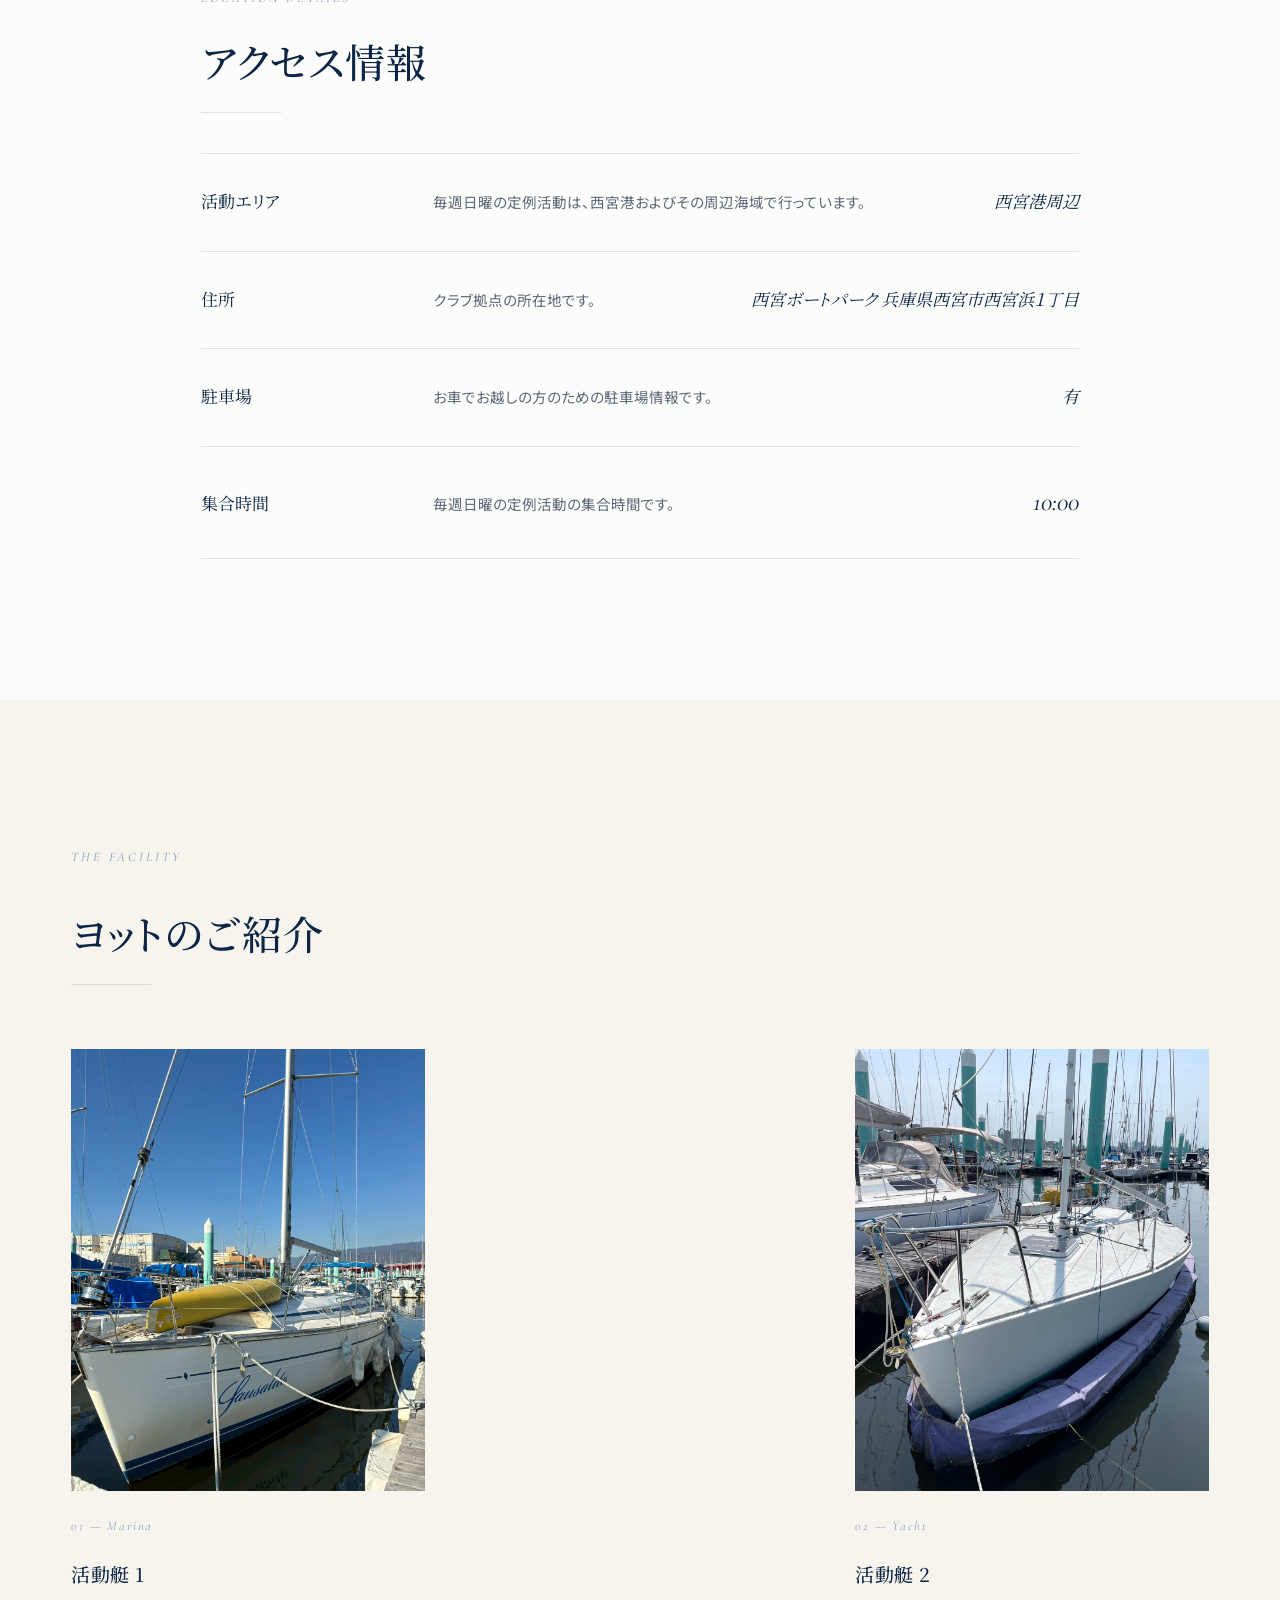
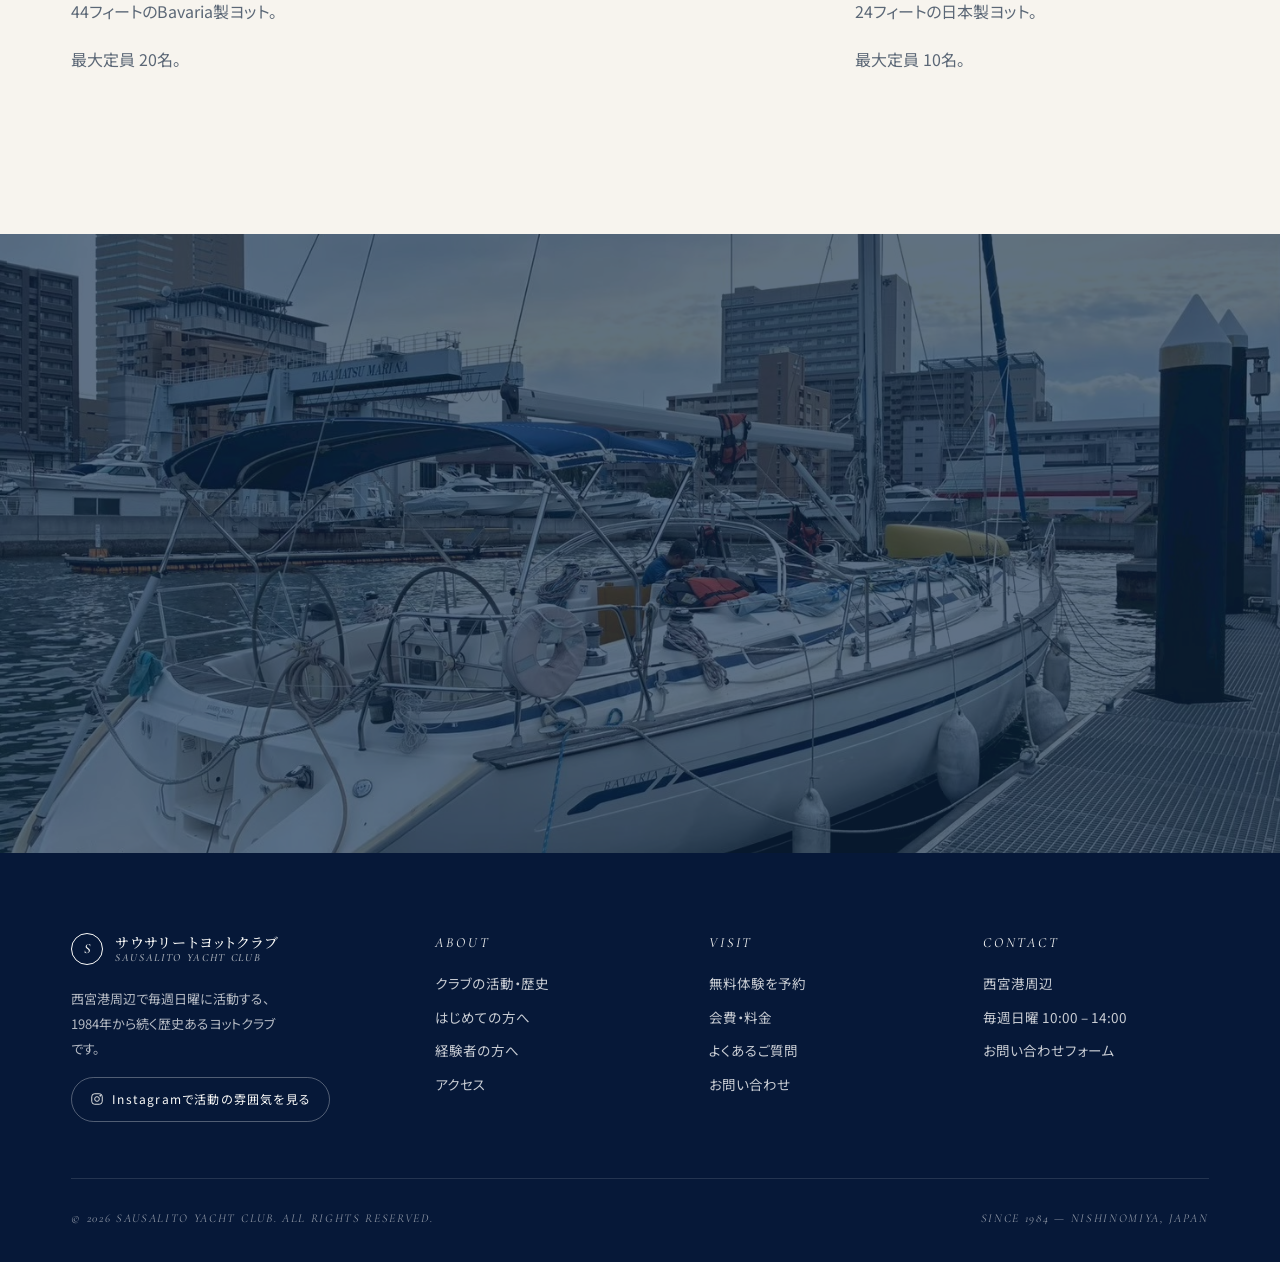
<file: access.html>
<!DOCTYPE html>
<html lang="ja">
<head>
  <!-- Google tag (gtag.js) -->
<script async src="https://www.googletagmanager.com/gtag/js?id=G-8HQCJJ628S"></script>
<script>
  window.dataLayer = window.dataLayer || [];
  function gtag(){dataLayer.push(arguments);}
  gtag('js', new Date());

  gtag('config', 'G-8HQCJJ628S');
</script>
<meta charset="UTF-8" />
<meta name="viewport" content="width=device-width, initial-scale=1.0" />
<title>アクセス・施設紹介 | サウサリートヨットクラブ</title>
<meta name="description" content="サウサリートヨットクラブの活動エリアは兵庫県・西宮港周辺。集合場所・住所・最寄駅・駐車場・集合時間など、ご来訪に必要なアクセス情報をご案内します。" />
<meta name="theme-color" content="#0B2545" />
<meta property="og:type" content="website" />
<meta property="og:title" content="アクセス・施設紹介 | サウサリートヨットクラブ(西宮港)" />
<meta property="og:description" content="サウサリートヨットクラブの活動エリアは兵庫県・西宮港周辺。集合場所・住所・最寄駅・駐車場・集合時間など、ご来訪に必要なアクセス情報をご案内します。" />
<meta property="og:image" content="https://sausalito-yc.github.io/yacht/assets/images/harbor.jpg" />
<link rel="preconnect" href="https://fonts.googleapis.com" />
<link rel="preconnect" href="https://fonts.gstatic.com" crossorigin />
<link href="https://fonts.googleapis.com/css2?family=Cormorant+Garamond:ital,wght@0,400;0,500;1,400;1,500&family=Noto+Sans+JP:wght@300;400;500;700&family=Noto+Serif+JP:wght@300;400;500;600&display=swap" rel="stylesheet" />
<!-- seo:block -->
<meta name="robots" content="index,follow,max-snippet:-1,max-image-preview:large,max-video-preview:-1" />
<meta name="googlebot" content="index,follow" />
<meta name="keywords" content="西宮港 アクセス,サウサリートヨットクラブ アクセス,西宮 ヨット 集合場所,西宮港 駐車場,西宮 マリーナ,阪神西宮 ヨット,ヨットクラブ 行き方,西宮 ヨット 最寄駅" />
<meta name="author" content="サウサリートヨットクラブ" />
<meta name="format-detection" content="telephone=no" />
<link rel="canonical" href="https://sausalito-yc.github.io/yacht/access.html" />
<link rel="alternate" hreflang="ja" href="https://sausalito-yc.github.io/yacht/access.html" />
<link rel="alternate" hreflang="x-default" href="https://sausalito-yc.github.io/yacht/access.html" />
<link rel="icon" type="image/svg+xml" href="assets/favicon.svg" />
<link rel="apple-touch-icon" href="assets/favicon.svg" />
<link rel="manifest" href="manifest.webmanifest" />
<meta property="og:locale" content="ja_JP" />
<meta property="og:site_name" content="サウサリートヨットクラブ" />
<meta property="og:url" content="https://sausalito-yc.github.io/yacht/access.html" />
<meta property="og:image:width" content="2400" />
<meta property="og:image:height" content="1350" />
<meta property="og:image:alt" content="海を進むヨットの写真" />
<meta name="twitter:card" content="summary_large_image" />
<meta name="twitter:title" content="アクセス・施設紹介 | サウサリートヨットクラブ(西宮港)" />
<meta name="twitter:description" content="サウサリートヨットクラブの活動エリアは兵庫県・西宮港周辺。集合場所・住所・最寄駅・駐車場・集合時間など、ご来訪に必要なアクセス情報をご案内します。" />
<meta name="twitter:image" content="https://sausalito-yc.github.io/yacht/assets/images/harbor.jpg" />
<meta name="geo.region" content="JP-28" />
<meta name="geo.placename" content="西宮市" />
<meta name="geo.position" content="34.7184;135.3441" />
<meta name="ICBM" content="34.7184, 135.3441" />
<script type="application/ld+json">
{
  "@context": "https://schema.org",
  "@type": "SportsClub",
  "@id": "https://sausalito-yc.github.io/yacht/#organization",
  "name": "サウサリートヨットクラブ",
  "alternateName": "Sausalito Yacht Club",
  "url": "https://sausalito-yc.github.io/yacht/",
  "logo": "https://sausalito-yc.github.io/yacht/assets/favicon.svg",
  "image": "https://sausalito-yc.github.io/yacht/assets/images/hero-main.jpg",
  "description": "西宮港周辺で毎週日曜に活動する、1984年から続くヨットクラブ。クルージング中心の心地よい時間を、初心者にも経験者にも。",
  "foundingDate": "1984",
  "sport": "Sailing",
  "areaServed": {
    "@type": "Place",
    "name": "西宮港・大阪湾",
    "address": {
      "@type": "PostalAddress",
      "addressCountry": "JP",
      "addressRegion": "兵庫県",
      "addressLocality": "西宮市"
    }
  },
  "location": {
    "@type": "Place",
    "name": "西宮港周辺",
    "address": {
      "@type": "PostalAddress",
      "addressCountry": "JP",
      "addressRegion": "兵庫県",
      "addressLocality": "西宮市"
    }
  },
  "sameAs": [
    "https://instagram.com/sailingyacht4714/sailingyacht4714/"
  ],
  "contactPoint": {
    "@type": "ContactPoint",
    "contactType": "customer support",
    "areaServed": "JP",
    "availableLanguage": [
      "ja"
    ],
    "url": "https://sausalito-yc.github.io/yacht/contact.html"
  }
}
</script>
<script type="application/ld+json">
{
  "@context": "https://schema.org",
  "@type": "BreadcrumbList",
  "itemListElement": [
    {
      "@type": "ListItem",
      "position": 1,
      "name": "ホーム",
      "item": "https://sausalito-yc.github.io/yacht/"
    },
    {
      "@type": "ListItem",
      "position": 2,
      "name": "アクセス",
      "item": "https://sausalito-yc.github.io/yacht/access.html"
    }
  ]
}
</script>
<!-- /seo:block -->
<!-- seo:extra -->
<script type="application/ld+json">
{
  "@context": "https://schema.org",
  "@type": "WebPage",
  "name": "アクセス・施設紹介",
  "url": "https://sausalito-yc.github.io/yacht/access.html",
  "isPartOf": {
    "@id": "https://sausalito-yc.github.io/yacht/#website"
  },
  "mainEntity": {
    "@id": "https://sausalito-yc.github.io/yacht/#organization"
  }
}
</script>
<!-- /seo:extra -->
<link rel="stylesheet" href="assets/css/style.css" />
<style>
  .map-embed {
    width: 100%;
    max-width: 100%;
    margin-inline: auto;
  }

  .map-embed iframe {
    display: block;
    width: 100%;
    height: clamp(360px, 62vh, 720px);
    border: 0;
    border-radius: 24px;
  }

  @media (max-width: 767px) {
    .section-tight > .container {
      width: 100%;
    }

    .map-embed {
      width: calc(100vw - 24px);
      max-width: calc(100vw - 24px);
      margin-left: calc(50% - 50vw + 12px);
      margin-right: calc(50% - 50vw + 12px);
    }

    .map-embed iframe {
      height: clamp(320px, 58vh, 520px);
      border-radius: 18px;
    }
  }
</style>
</head>
<body>

<header class="site-header" role="banner">
  <a href="index.html" class="brand"><span class="brand-mark">S</span><span class="brand-text"><span class="jp">サウサリートヨットクラブ</span><span class="en">SAUSALITO YACHT CLUB &middot; EST. 1984</span></span></a>
  <button class="nav-toggle" aria-expanded="false" aria-label="メニューを開く" aria-controls="primary-nav"><span></span><span></span><span></span></button>
  <nav class="nav" id="primary-nav">
    <ul class="nav-list">
      <li><a href="about.html">クラブについて</a></li>
      <li><a href="beginners.html">はじめての方</a></li>
      <li><a href="experienced.html">経験者の方</a></li>
      <li><a href="fees.html">会費・料金</a></li>
      <li><a href="access.html" class="is-active">アクセス</a></li>
      <li><a href="faq.html">FAQ</a></li>
    </ul>
    <a href="trial.html" class="btn btn-primary">無料体験を予約<span class="arrow"></span></a>
  </nav>
</header>

<main>
<section class="page-hero">
  <div class="page-hero-media" style="background-image:url('assets/images/harbor.jpg')"></div>
  <div class="container">
    <div class="breadcrumb"><a href="index.html">HOME</a><span>/</span><span>ACCESS</span></div>
    <span class="eyebrow">Access &amp; facility</span>
    <h1>アクセス・<br />施設紹介。</h1>
    <p class="lead">活動エリアは、兵庫県・西宮港周辺。<br />お越しいただく際の集合場所や交通機関のご案内です。</p>
  </div>
</section>

<!-- Map area -->
<section class="section-tight">
  <div class="container">
    <div class="map-embed reveal">
      <iframe
        title="西宮ボートパーク 周辺地図"
        src="https://www.google.com/maps/embed?pb=!1m18!1m12!1m3!1d3697.4750192463334!2d135.33701561381838!3d34.71937798672883!2m3!1f0!2f0!3f0!3m2!1i1024!2i768!4f13.1!3m3!1m2!1s0x6000f27dff507c8d%3A0x11add79cc0d3110b!2z6KW_5a6u44Oc44O844OI44OR44O844Kv!5e0!3m2!1sja!2sjp!4v1780484541925!5m2!1sja!2sjp"
        allowfullscreen
        loading="lazy"
        referrerpolicy="no-referrer-when-downgrade"></iframe>
    </div>
    <p class="muted mt-2 text-center" style="font-size: 13px;">
      <a href="https://www.google.com/maps/search/?api=1&query=%E8%A5%BF%E5%AE%AE%E3%83%9C%E3%83%BC%E3%83%88%E3%83%91%E3%83%BC%E3%82%AF" target="_blank" rel="noopener" style="text-decoration: underline;">Googleマップで開く</a>
      <span style="margin: 0 8px; opacity:.4;">|</span>
      <a href="https://www.google.com/maps/dir/?api=1&destination=%E8%A5%BF%E5%AE%AE%E3%83%9C%E3%83%BC%E3%83%88%E3%83%91%E3%83%BC%E3%82%AF" target="_blank" rel="noopener" style="text-decoration: underline;">経路を検索する</a>
    </p>
  </div>
</section>

<!-- Details -->
<section class="section">
  <div class="container" style="max-width: 980px;">
    <div class="reveal">
      <span class="eyebrow">Location details</span>
      <h2 class="mt-2">アクセス情報</h2>
      <hr class="divider mt-2" />
    </div>
    <div class="price-table mt-3 reveal">
      <div class="price-row">
        <div class="label">活動エリア</div>
        <div class="desc">毎週日曜の定例活動は、西宮港およびその周辺海域で行っています。</div>
        <div class="value" style="font-size: 17px;">西宮港周辺</div>
      </div>
      <div class="price-row">
        <div class="label">住所</div>
        <div class="desc">クラブ拠点の所在地です。</div>
        <div class="value" style="font-size: 17px;">西宮ボートパーク 兵庫県西宮市西宮浜１丁目</div>
      </div>
      <div class="price-row">
        <div class="label">駐車場</div>
        <div class="desc">お車でお越しの方のための駐車場情報です。</div>
        <div class="value" style="font-size: 17px;">有</div>
      </div>
      <div class="price-row">
        <div class="label">集合時間</div>
        <div class="desc">毎週日曜の定例活動の集合時間です。</div>
        <div class="value">10:00</div>
      </div>
    </div>
  </div>
</section>

<!-- Facility intro -->
<section class="section" style="background: var(--paper);">
  <div class="container">
    <div class="section-head reveal">
      <span class="eyebrow">The facility</span>
      <h2 class="mt-2">ヨットのご紹介</h2>
      <hr class="divider mt-2" />
    </div>
    <div class="grid grid-3">
      <div class="figure-card reveal">
        <div class="ratio"><img src="assets/images/img_sa0.jpg" alt="西宮港マリーナに係留されたヨット" loading="lazy" / width="2600" height="1067"></div>
        <div class="meta mt-2">01 &mdash; Marina</div>
        <h3>活動艇 1</h3>
        <p class="muted">44フィートのBavaria製ヨット。</p>
        <p class="muted">最大定員 20名。</p>
      </div>
      <span class="arrow"></span>
      <div class="figure-card reveal delay-1">
        <div class="ratio"><img src="assets/images/img_j0.jpg" alt="ヨットのロープ・装備" loading="lazy" / width="2600" height="1067"></div>
        <div class="meta mt-2">02 &mdash; Yacht</div>
        <h3>活動艇 2</h3>
        <p class="muted">24フィートの日本製ヨット。</p>
        <p class="muted">最大定員 10名。</p>
      </div>
    </div>
  </div>
</section>

<section class="cta-band">
  <div class="container">
    <div class="reveal">
      <span class="eyebrow" style="color: var(--pale-blue);">Come visit</span>
      <h2 class="mt-2">港まで、見にきてください。</h2>
      <p class="lead">予約をいただければ、詳細な集合場所をお知らせします。<br />まずはお気軽にお申し込みください。</p>
      <a href="trial.html" class="btn btn-light btn-large">無料体験を予約する<span class="arrow"></span></a>
    </div>
  </div>
</section>

</main>

<footer class="site-footer" role="contentinfo">
  <div class="container">
    <div class="footer-grid">
      <div class="footer-brand">
        <a href="index.html" class="brand"><span class="brand-mark">S</span><span class="brand-text"><span class="jp">サウサリートヨットクラブ</span><span class="en">SAUSALITO YACHT CLUB</span></span></a>
        <p>西宮港周辺で毎週日曜に活動する、1984年から続く歴史あるヨットクラブです。</p>
        <a href="https://instagram.com/sailingyacht4714/sailingyacht4714/" target="_blank" rel="noopener" class="social"><svg xmlns="http://www.w3.org/2000/svg" viewBox="0 0 24 24" fill="none" stroke="currentColor" stroke-width="1.5"><rect x="3" y="3" width="18" height="18" rx="5"/><circle cx="12" cy="12" r="4"/><circle cx="17.5" cy="6.5" r=".8" fill="currentColor"/></svg>Instagramで活動の雰囲気を見る</a>
      </div>
      <div><h4>About</h4><ul><li><a href="about.html">クラブの活動・歴史</a></li><li><a href="beginners.html">はじめての方へ</a></li><li><a href="experienced.html">経験者の方へ</a></li><li><a href="access.html">アクセス</a></li></ul></div>
      <div><h4>Visit</h4><ul><li><a href="trial.html">無料体験を予約</a></li><li><a href="fees.html">会費・料金</a></li><li><a href="faq.html">よくあるご質問</a></li><li><a href="contact.html">お問い合わせ</a></li></ul></div>
      <div><h4>Contact</h4><ul><li>西宮港周辺</li><li>毎週日曜 10:00 &ndash; 14:00</li><li><a href="contact.html">お問い合わせフォーム</a></li></ul></div>
    </div>
    <div class="footer-bottom">
      <span>&copy; <span data-year>2025</span> SAUSALITO YACHT CLUB. ALL RIGHTS RESERVED.</span>
      <span>SINCE 1984 &mdash; NISHINOMIYA, JAPAN</span>
    </div>
  </div>
</footer>

<script src="assets/js/main.js"></script>
<script defer src="https://static.cloudflareinsights.com/beacon.min.js/v833ccba57c9e4d2798f2e76cebdd09a11778172276447" integrity="sha512-57MDmcccJXYtNnH+ZiBwzC4jb2rvgVCEokYN+L/nLlmO8rfYT/gIpW2A569iJ/3b+0UEasghjuZH/ma3wIs/EQ==" data-cf-beacon='{"version":"2024.11.0","token":"4edd5f8ec12a48cfa682ab8261b80a79","server_timing":{"name":{"cfCacheStatus":true,"cfEdge":true,"cfExtPri":true,"cfL4":true,"cfOrigin":true,"cfSpeedBrain":true},"location_startswith":null}}' crossorigin="anonymous"></script>
</body>
</html>
</file>
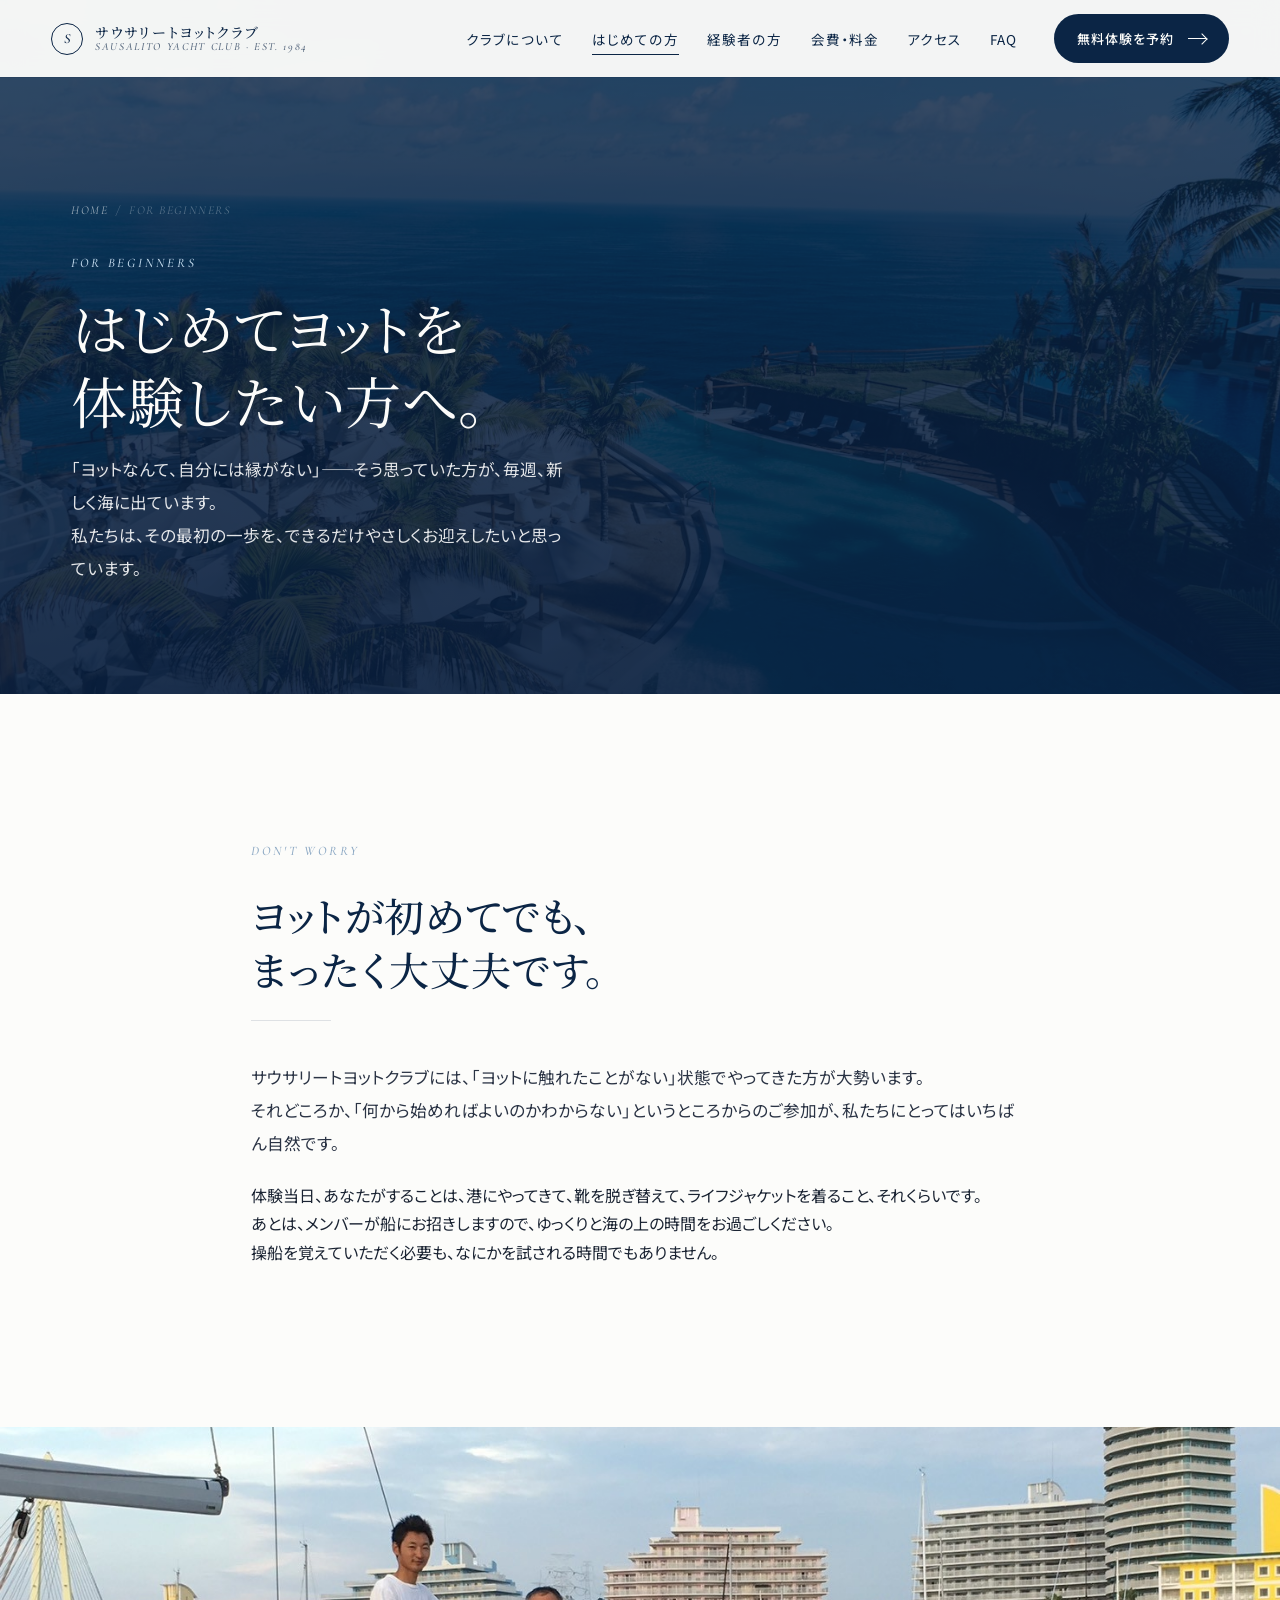
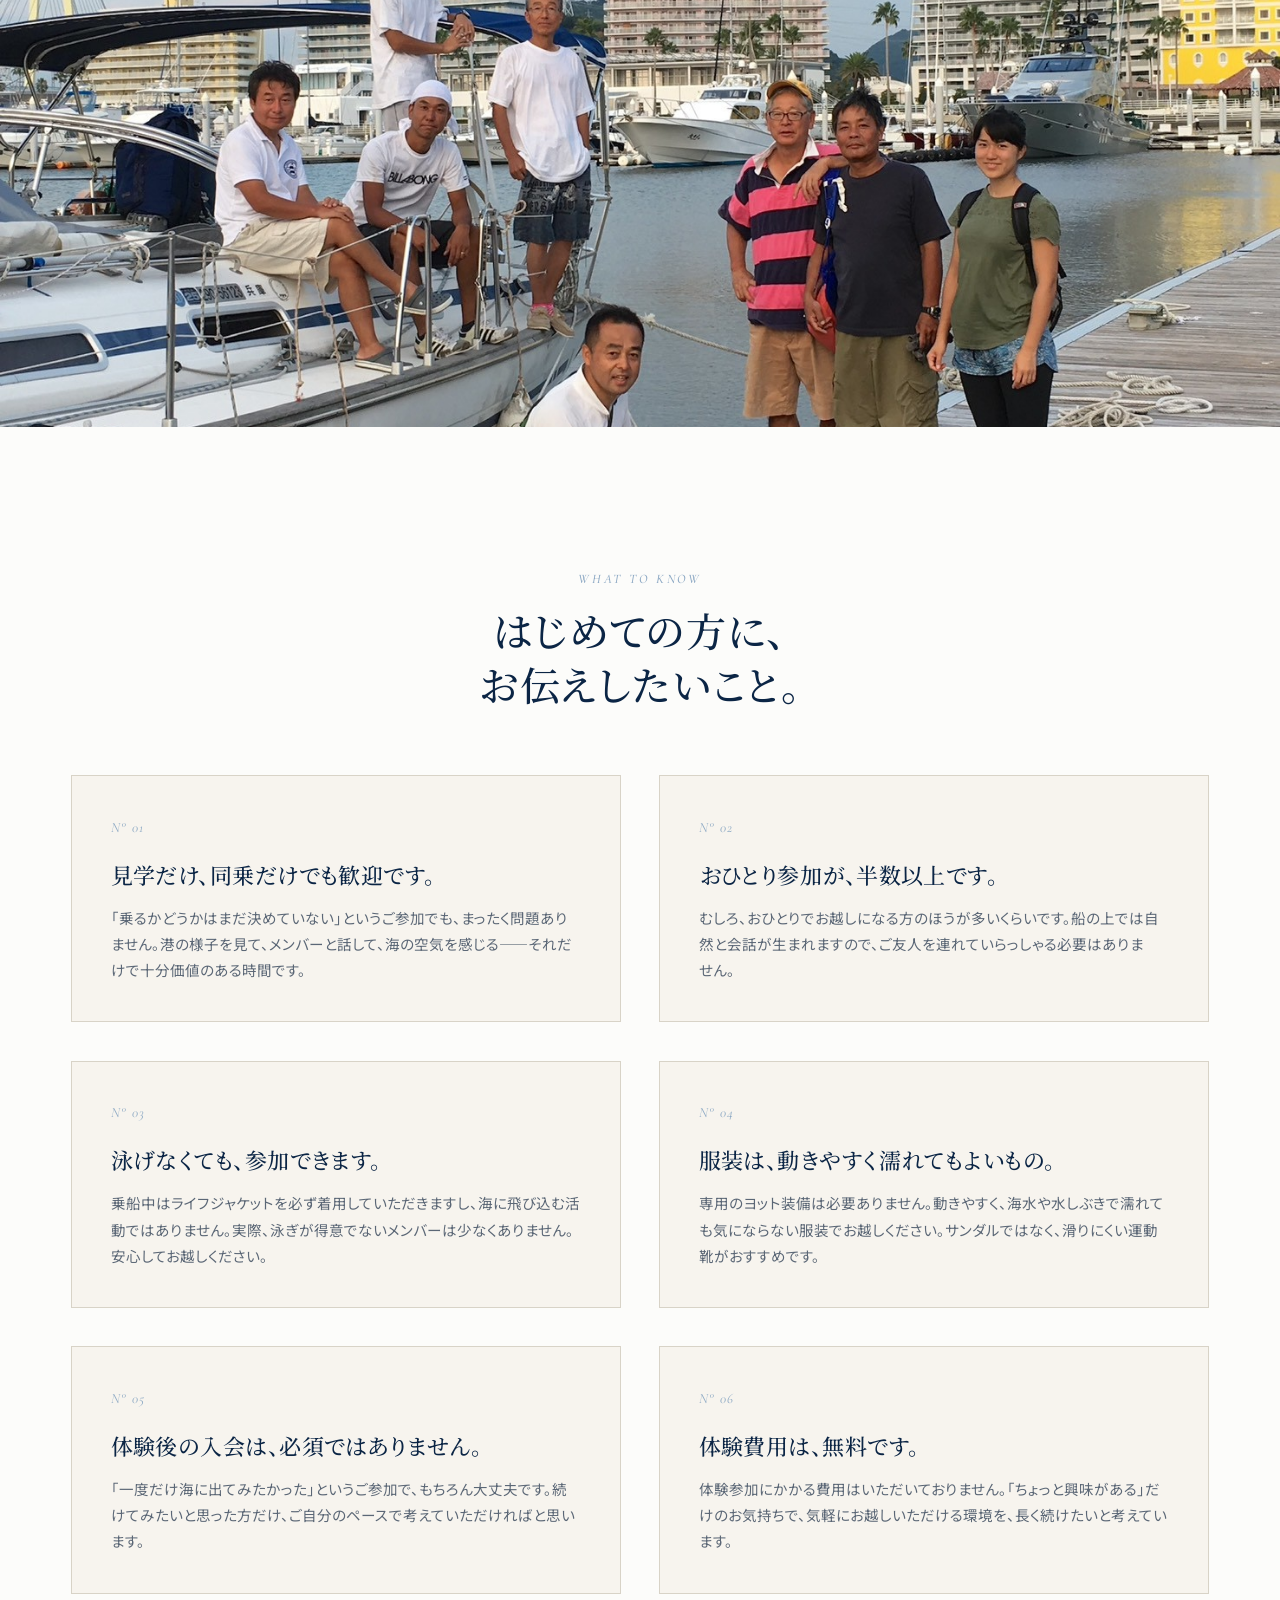
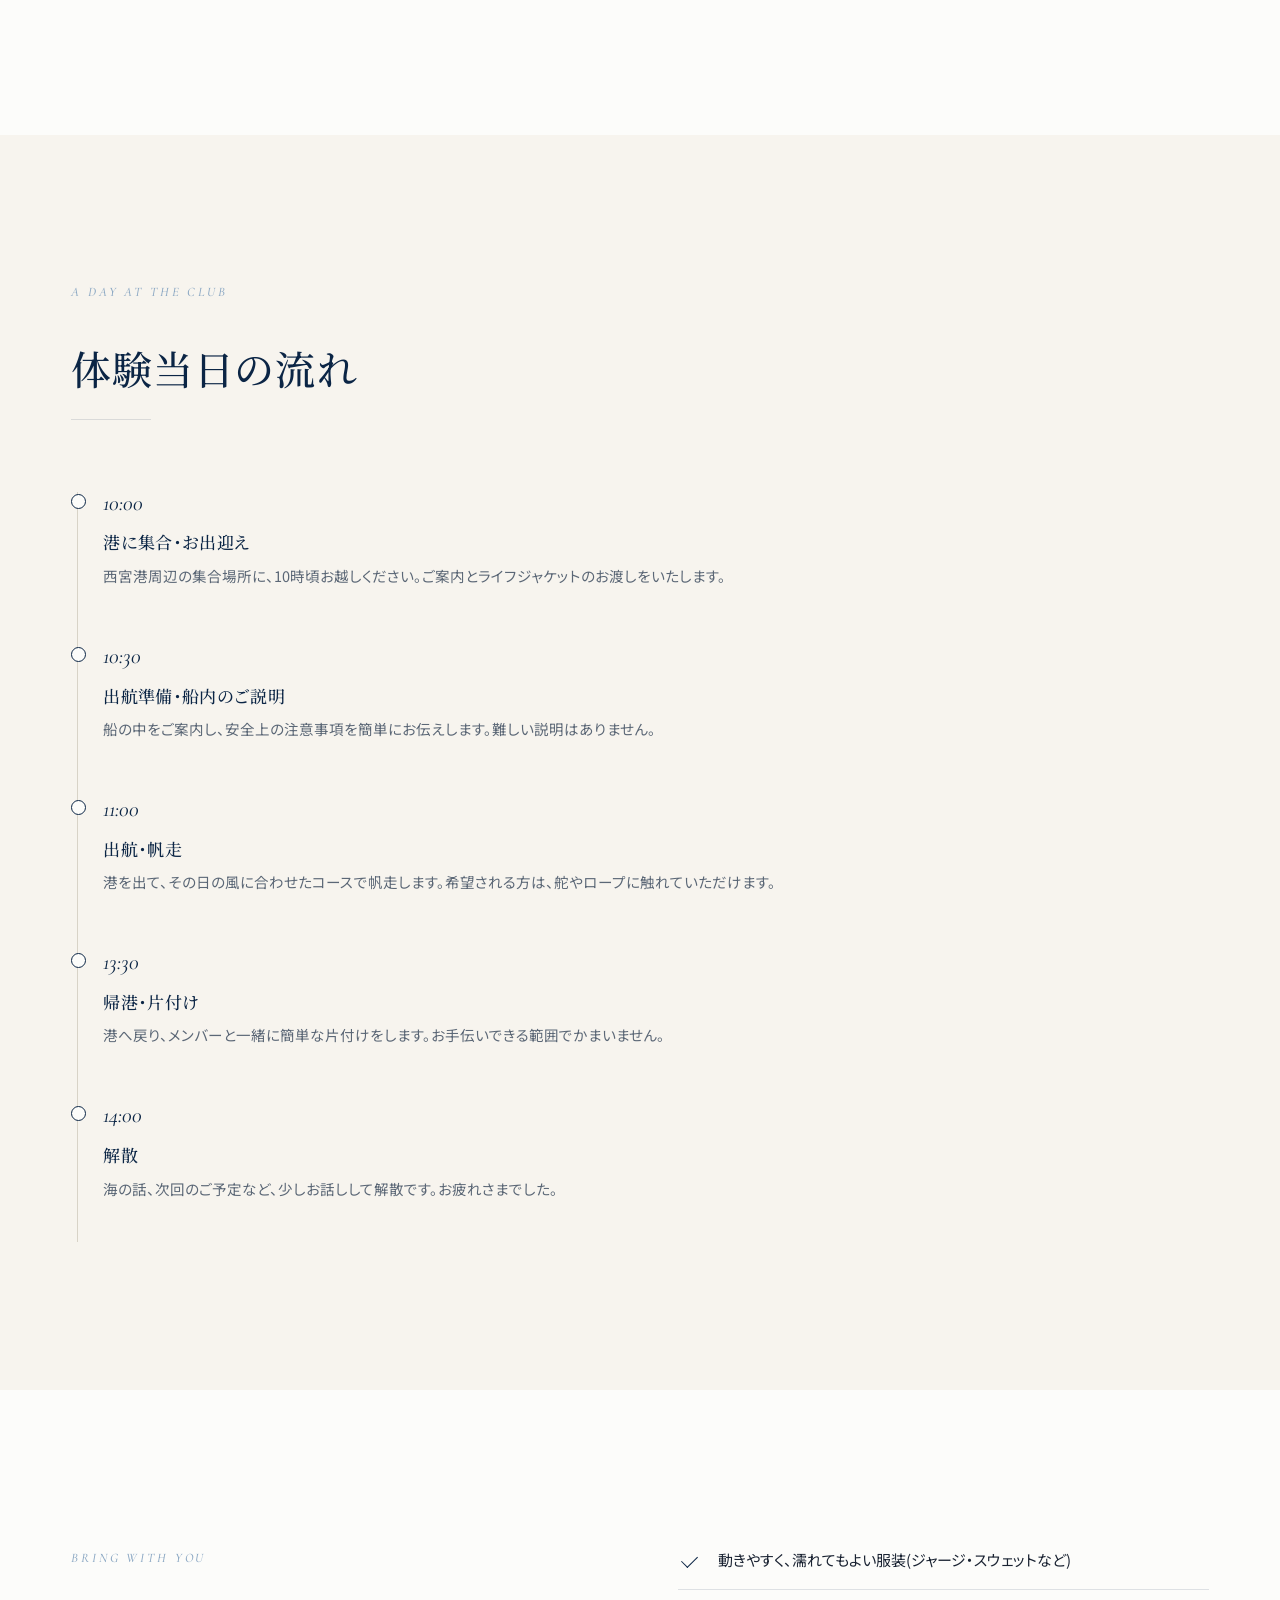
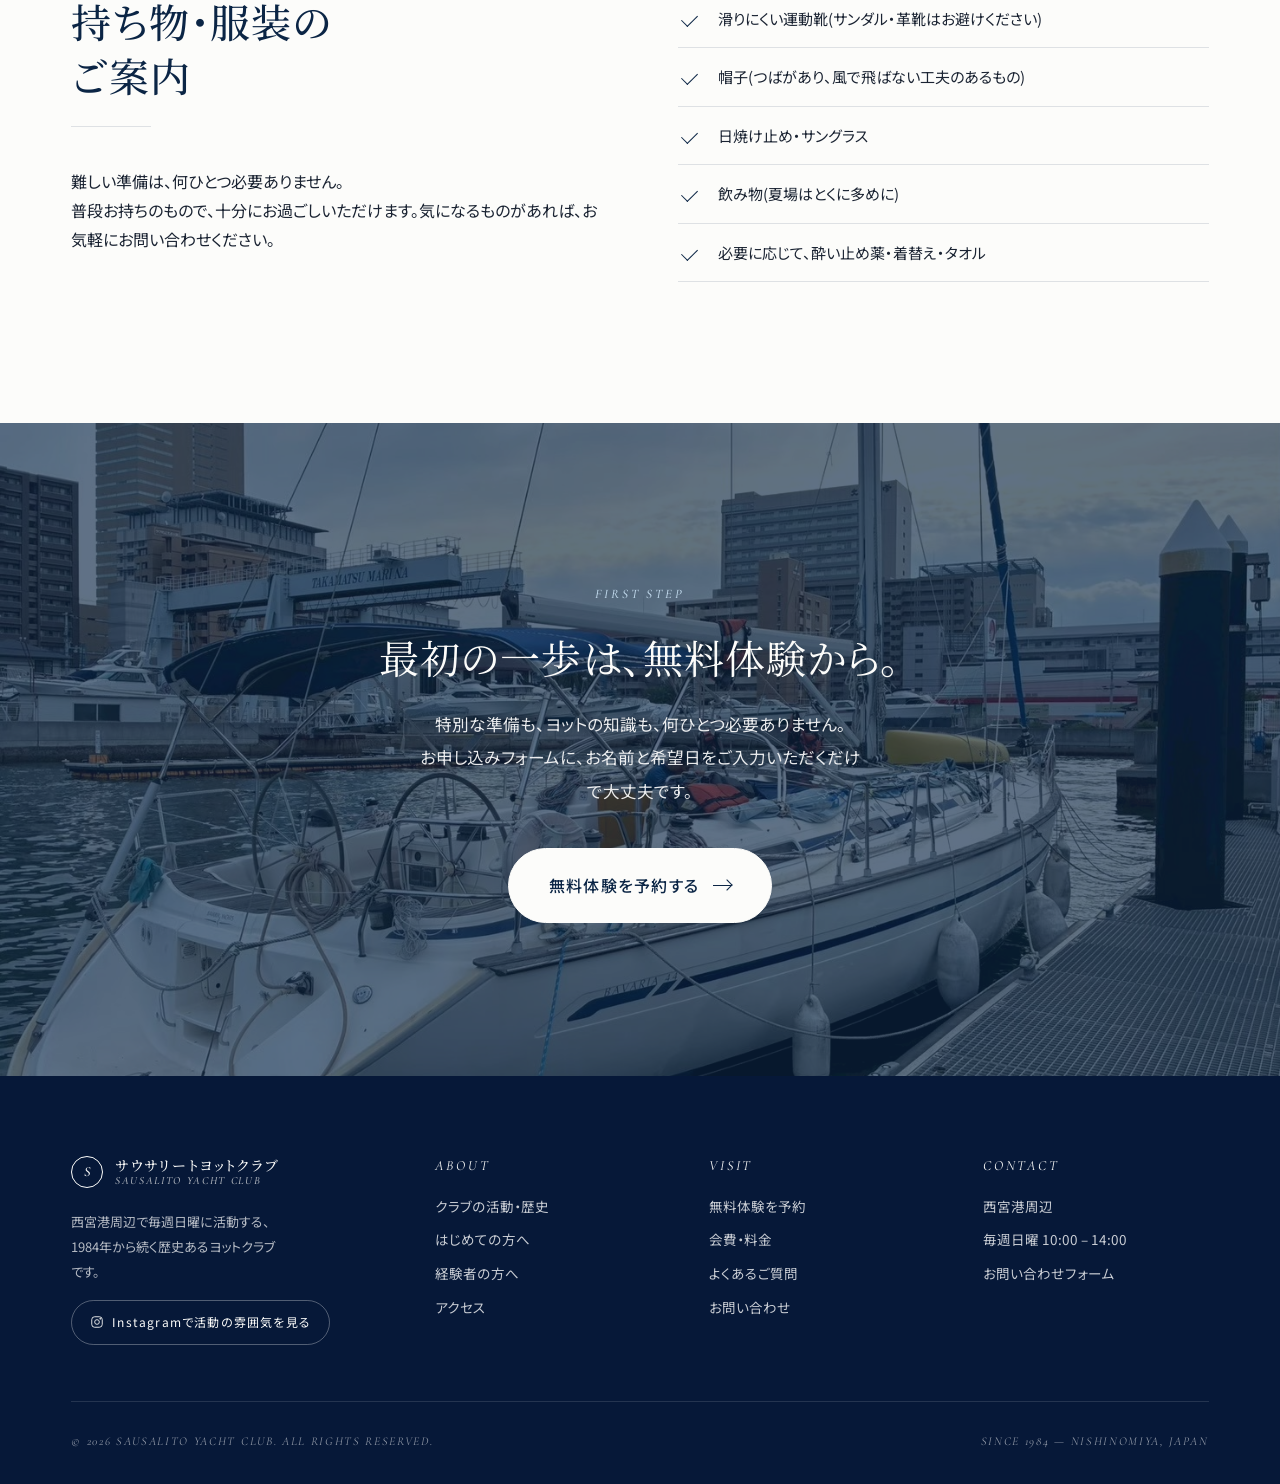
<file: beginners.html>
<!DOCTYPE html>
<html lang="ja">
<head>
  <!-- Google tag (gtag.js) -->
<script async src="https://www.googletagmanager.com/gtag/js?id=G-8HQCJJ628S"></script>
<script>
  window.dataLayer = window.dataLayer || [];
  function gtag(){dataLayer.push(arguments);}
  gtag('js', new Date());

  gtag('config', 'G-8HQCJJ628S');
</script>
<meta charset="UTF-8" />
<meta name="viewport" content="width=device-width, initial-scale=1.0" />
<title>はじめての方へ | サウサリートヨットクラブ</title>
<meta name="description" content="ヨットがはじめての方も大丈夫。見学・同乗だけでもOK、おひとり参加歓迎、泳げない方も参加できます。サウサリートヨットクラブの体験当日の流れ・持ち物・服装をご案内します。" />
<meta name="theme-color" content="#0B2545" />
<meta property="og:type" content="website" />
<meta property="og:title" content="はじめてヨットを体験したい方へ | サウサリートヨットクラブ" />
<meta property="og:description" content="ヨットがはじめての方も大丈夫。見学・同乗だけでもOK、おひとり参加歓迎、泳げない方も参加できます。サウサリートヨットクラブの体験当日の流れ・持ち物・服装をご案内します。" />
<meta property="og:image" content="https://sausalito-yc.github.io/yacht/assets/images/people-onboard.jpg" />
<link rel="preconnect" href="https://fonts.googleapis.com" />
<link rel="preconnect" href="https://fonts.gstatic.com" crossorigin />
<link href="https://fonts.googleapis.com/css2?family=Cormorant+Garamond:ital,wght@0,400;0,500;1,400;1,500&family=Noto+Sans+JP:wght@300;400;500;700&family=Noto+Serif+JP:wght@300;400;500;600&display=swap" rel="stylesheet" />
<!-- seo:block -->
<meta name="robots" content="index,follow,max-snippet:-1,max-image-preview:large,max-video-preview:-1" />
<meta name="googlebot" content="index,follow" />
<meta name="keywords" content="ヨット 初心者,ヨット 体験 初めて,ヨット 一人参加,ヨット 泳げない,ヨット 服装,ヨット 持ち物,ヨット 始め方,西宮 ヨット 体験 初心者,セーリング 入門,初心者 ヨットクラブ" />
<meta name="author" content="サウサリートヨットクラブ" />
<meta name="format-detection" content="telephone=no" />
<link rel="canonical" href="https://sausalito-yc.github.io/yacht/beginners.html" />
<link rel="alternate" hreflang="ja" href="https://sausalito-yc.github.io/yacht/beginners.html" />
<link rel="alternate" hreflang="x-default" href="https://sausalito-yc.github.io/yacht/beginners.html" />
<link rel="icon" type="image/svg+xml" href="assets/favicon.svg" />
<link rel="apple-touch-icon" href="assets/favicon.svg" />
<link rel="manifest" href="manifest.webmanifest" />
<meta property="og:locale" content="ja_JP" />
<meta property="og:site_name" content="サウサリートヨットクラブ" />
<meta property="og:url" content="https://sausalito-yc.github.io/yacht/beginners.html" />
<meta property="og:image:width" content="2400" />
<meta property="og:image:height" content="1350" />
<meta property="og:image:alt" content="海を進むヨットの写真" />
<meta name="twitter:card" content="summary_large_image" />
<meta name="twitter:title" content="はじめてヨットを体験したい方へ | サウサリートヨットクラブ" />
<meta name="twitter:description" content="ヨットがはじめての方も大丈夫。見学・同乗だけでもOK、おひとり参加歓迎、泳げない方も参加できます。サウサリートヨットクラブの体験当日の流れ・持ち物・服装をご案内します。" />
<meta name="twitter:image" content="https://sausalito-yc.github.io/yacht/assets/images/people-onboard.jpg" />
<meta name="geo.region" content="JP-28" />
<meta name="geo.placename" content="西宮市" />
<meta name="geo.position" content="34.7184;135.3441" />
<meta name="ICBM" content="34.7184, 135.3441" />
<script type="application/ld+json">
{
  "@context": "https://schema.org",
  "@type": "SportsClub",
  "@id": "https://sausalito-yc.github.io/yacht/#organization",
  "name": "サウサリートヨットクラブ",
  "alternateName": "Sausalito Yacht Club",
  "url": "https://sausalito-yc.github.io/yacht/",
  "logo": "https://sausalito-yc.github.io/yacht/assets/favicon.svg",
  "image": "https://sausalito-yc.github.io/yacht/assets/images/hero-main.jpg",
  "description": "西宮港周辺で毎週日曜に活動する、1984年から続くヨットクラブ。クルージング中心の心地よい時間を、初心者にも経験者にも。",
  "foundingDate": "1984",
  "sport": "Sailing",
  "areaServed": {
    "@type": "Place",
    "name": "西宮港・大阪湾",
    "address": {
      "@type": "PostalAddress",
      "addressCountry": "JP",
      "addressRegion": "兵庫県",
      "addressLocality": "西宮市"
    }
  },
  "location": {
    "@type": "Place",
    "name": "西宮港周辺",
    "address": {
      "@type": "PostalAddress",
      "addressCountry": "JP",
      "addressRegion": "兵庫県",
      "addressLocality": "西宮市"
    }
  },
  "sameAs": [
    "https://instagram.com/sailingyacht4714/sailingyacht4714/"
  ],
  "contactPoint": {
    "@type": "ContactPoint",
    "contactType": "customer support",
    "areaServed": "JP",
    "availableLanguage": [
      "ja"
    ],
    "url": "https://sausalito-yc.github.io/yacht/contact.html"
  }
}
</script>
<script type="application/ld+json">
{
  "@context": "https://schema.org",
  "@type": "BreadcrumbList",
  "itemListElement": [
    {
      "@type": "ListItem",
      "position": 1,
      "name": "ホーム",
      "item": "https://sausalito-yc.github.io/yacht/"
    },
    {
      "@type": "ListItem",
      "position": 2,
      "name": "はじめての方",
      "item": "https://sausalito-yc.github.io/yacht/beginners.html"
    }
  ]
}
</script>
<!-- /seo:block -->
<!-- seo:extra -->
<script type="application/ld+json">
{
  "@context": "https://schema.org",
  "@type": "WebPage",
  "name": "はじめてヨットを体験したい方へ",
  "url": "https://sausalito-yc.github.io/yacht/beginners.html",
  "isPartOf": {
    "@id": "https://sausalito-yc.github.io/yacht/#website"
  },
  "about": {
    "@id": "https://sausalito-yc.github.io/yacht/#organization"
  },
  "audience": {
    "@type": "Audience",
    "audienceType": "ヨット初心者・はじめての方"
  }
}
</script>
<!-- /seo:extra -->
<link rel="stylesheet" href="assets/css/style.css" />
</head>
<body>

<header class="site-header" role="banner">
  <a href="index.html" class="brand" aria-label="サウサリートヨットクラブ ホーム">
    <span class="brand-mark">S</span>
    <span class="brand-text"><span class="jp">サウサリートヨットクラブ</span><span class="en">SAUSALITO YACHT CLUB &middot; EST. 1984</span></span>
  </a>
  <button class="nav-toggle" aria-expanded="false" aria-label="メニューを開く" aria-controls="primary-nav"><span></span><span></span><span></span></button>
  <nav class="nav" id="primary-nav" role="navigation" aria-label="メインナビゲーション">
    <ul class="nav-list">
      <li><a href="about.html">クラブについて</a></li>
      <li><a href="beginners.html" class="is-active">はじめての方</a></li>
      <li><a href="experienced.html">経験者の方</a></li>
      <li><a href="fees.html">会費・料金</a></li>
      <li><a href="access.html">アクセス</a></li>
      <li><a href="faq.html">FAQ</a></li>
    </ul>
    <a href="trial.html" class="btn btn-primary">無料体験を予約<span class="arrow"></span></a>
  </nav>
</header>

<main>

<section class="page-hero">
  <div class="page-hero-media" style="background-image:url('assets/images/people-onboard.jpg')"></div>
  <div class="container">
    <div class="breadcrumb"><a href="index.html">HOME</a><span>/</span><span>FOR BEGINNERS</span></div>
    <span class="eyebrow">For Beginners</span>
    <h1>はじめてヨットを<br />体験したい方へ。</h1>
    <p class="lead">「ヨットなんて、自分には縁がない」——そう思っていた方が、毎週、新しく海に出ています。<br />私たちは、その最初の一歩を、できるだけやさしくお迎えしたいと思っています。</p>
  </div>
</section>

<!-- Reassurance Intro -->
<section class="section">
  <div class="container" style="max-width: 880px;">
    <div class="reveal">
      <span class="eyebrow">Don't worry</span>
      <h2 class="mt-2">ヨットが初めてでも、<br />まったく大丈夫です。</h2>
      <hr class="divider mt-2" />
      <p class="lead mt-3">
        サウサリートヨットクラブには、「ヨットに触れたことがない」状態でやってきた方が大勢います。<br />
        それどころか、「何から始めればよいのかわからない」というところからのご参加が、私たちにとってはいちばん自然です。
      </p>
      <p>
        体験当日、あなたがすることは、港にやってきて、靴を脱ぎ替えて、ライフジャケットを着ること、それくらいです。<br />
        あとは、メンバーが船にお招きしますので、ゆっくりと海の上の時間をお過ごしください。<br />
        操船を覚えていただく必要も、なにかを試される時間でもありません。
      </p>
    </div>
  </div>
</section>

<!-- Image break -->
<div class="fullbleed reveal" style="background-image:url('assets/images/img_s0.jpg')" role="img" aria-label="ヨットの上で過ごす人々"></div>

<!-- Points -->
<section class="section">
  <div class="container">
    <div class="section-head center reveal">
      <span class="eyebrow">What to know</span>
      <h2>はじめての方に、<br />お伝えしたいこと。</h2>
    </div>
    <div class="grid grid-2">
      <article class="card card-bordered reveal">
        <span class="card-num">N&deg; 01</span>
        <h3>見学だけ、同乗だけでも歓迎です。</h3>
        <p>「乗るかどうかはまだ決めていない」というご参加でも、まったく問題ありません。港の様子を見て、メンバーと話して、海の空気を感じる——それだけで十分価値のある時間です。</p>
      </article>
      <article class="card card-bordered reveal delay-1">
        <span class="card-num">N&deg; 02</span>
        <h3>おひとり参加が、半数以上です。</h3>
        <p>むしろ、おひとりでお越しになる方のほうが多いくらいです。船の上では自然と会話が生まれますので、ご友人を連れていらっしゃる必要はありません。</p>
      </article>
      <article class="card card-bordered reveal">
        <span class="card-num">N&deg; 03</span>
        <h3>泳げなくても、参加できます。</h3>
        <p>乗船中はライフジャケットを必ず着用していただきますし、海に飛び込む活動ではありません。実際、泳ぎが得意でないメンバーは少なくありません。安心してお越しください。</p>
      </article>
      <article class="card card-bordered reveal delay-1">
        <span class="card-num">N&deg; 04</span>
        <h3>服装は、動きやすく濡れてもよいもの。</h3>
        <p>専用のヨット装備は必要ありません。動きやすく、海水や水しぶきで濡れても気にならない服装でお越しください。サンダルではなく、滑りにくい運動靴がおすすめです。</p>
      </article>
      <article class="card card-bordered reveal">
        <span class="card-num">N&deg; 05</span>
        <h3>体験後の入会は、必須ではありません。</h3>
        <p>「一度だけ海に出てみたかった」というご参加で、もちろん大丈夫です。続けてみたいと思った方だけ、ご自分のペースで考えていただければと思います。</p>
      </article>
      <article class="card card-bordered reveal delay-1">
        <span class="card-num">N&deg; 06</span>
        <h3>体験費用は、無料です。</h3>
        <p>体験参加にかかる費用はいただいておりません。「ちょっと興味がある」だけのお気持ちで、気軽にお越しいただける環境を、長く続けたいと考えています。</p>
      </article>
    </div>
  </div>
</section>

<!-- A day -->
<section class="section" style="background: var(--paper);">
  <div class="container">
    <div class="section-head reveal">
      <span class="eyebrow">A day at the club</span>
      <h2 class="mt-2">体験当日の流れ</h2>
      <hr class="divider mt-2" />
    </div>
    <div class="timeline reveal">
      <div class="timeline-item">
        <span class="year">10:00</span>
        <h3>港に集合・お出迎え</h3>
        <p>西宮港周辺の集合場所に、10時頃お越しください。ご案内とライフジャケットのお渡しをいたします。</p>
      </div>
      <div class="timeline-item">
        <span class="year">10:30</span>
        <h3>出航準備・船内のご説明</h3>
        <p>船の中をご案内し、安全上の注意事項を簡単にお伝えします。難しい説明はありません。</p>
      </div>
      <div class="timeline-item">
        <span class="year">11:00</span>
        <h3>出航・帆走</h3>
        <p>港を出て、その日の風に合わせたコースで帆走します。希望される方は、舵やロープに触れていただけます。</p>
      </div>
      <div class="timeline-item">
        <span class="year">13:30</span>
        <h3>帰港・片付け</h3>
        <p>港へ戻り、メンバーと一緒に簡単な片付けをします。お手伝いできる範囲でかまいません。</p>
      </div>
      <div class="timeline-item">
        <span class="year">14:00</span>
        <h3>解散</h3>
        <p>海の話、次回のご予定など、少しお話しして解散です。お疲れさまでした。</p>
      </div>
    </div>
  </div>
</section>

<!-- What to bring -->
<section class="section">
  <div class="container">
    <div class="split">
      <div class="reveal">
        <span class="eyebrow">Bring with you</span>
        <h2 class="mt-2">持ち物・服装の<br />ご案内</h2>
        <hr class="divider mt-2" />
        <p class="mt-3">難しい準備は、何ひとつ必要ありません。<br />普段お持ちのもので、十分にお過ごしいただけます。気になるものがあれば、お気軽にお問い合わせください。</p>
      </div>
      <div class="reveal delay-1">
        <ul class="tick-list">
          <li>動きやすく、濡れてもよい服装(ジャージ・スウェットなど)</li>
          <li>滑りにくい運動靴(サンダル・革靴はお避けください)</li>
          <li>帽子(つばがあり、風で飛ばない工夫のあるもの)</li>
          <li>日焼け止め・サングラス</li>
          <li>飲み物(夏場はとくに多めに)</li>
          <li>必要に応じて、酔い止め薬・着替え・タオル</li>
        </ul>
      </div>
    </div>
  </div>
</section>

<!-- Final CTA -->
<section class="cta-band">
  <div class="container">
    <div class="reveal">
      <span class="eyebrow" style="color: var(--pale-blue);">First step</span>
      <h2 class="mt-2">最初の一歩は、無料体験から。</h2>
      <p class="lead">特別な準備も、ヨットの知識も、何ひとつ必要ありません。<br />お申し込みフォームに、お名前と希望日をご入力いただくだけで大丈夫です。</p>
      <a href="trial.html" class="btn btn-light btn-large">無料体験を予約する<span class="arrow"></span></a>
    </div>
  </div>
</section>

</main>

<footer class="site-footer" role="contentinfo">
  <div class="container">
    <div class="footer-grid">
      <div class="footer-brand">
        <a href="index.html" class="brand"><span class="brand-mark">S</span><span class="brand-text"><span class="jp">サウサリートヨットクラブ</span><span class="en">SAUSALITO YACHT CLUB</span></span></a>
        <p>西宮港周辺で毎週日曜に活動する、1984年から続く歴史あるヨットクラブです。</p>
        <a href="https://instagram.com/sailingyacht4714/sailingyacht4714/" target="_blank" rel="noopener" class="social">
          <svg xmlns="http://www.w3.org/2000/svg" viewBox="0 0 24 24" fill="none" stroke="currentColor" stroke-width="1.5"><rect x="3" y="3" width="18" height="18" rx="5"/><circle cx="12" cy="12" r="4"/><circle cx="17.5" cy="6.5" r=".8" fill="currentColor"/></svg>
          Instagramで活動の雰囲気を見る
        </a>
      </div>
      <div><h4>About</h4><ul><li><a href="about.html">クラブの活動・歴史</a></li><li><a href="beginners.html">はじめての方へ</a></li><li><a href="experienced.html">経験者の方へ</a></li><li><a href="access.html">アクセス</a></li></ul></div>
      <div><h4>Visit</h4><ul><li><a href="trial.html">無料体験を予約</a></li><li><a href="fees.html">会費・料金</a></li><li><a href="faq.html">よくあるご質問</a></li><li><a href="contact.html">お問い合わせ</a></li></ul></div>
      <div><h4>Contact</h4><ul><li>西宮港周辺</li><li>毎週日曜 10:00 &ndash; 14:00</li><li><a href="contact.html">お問い合わせフォーム</a></li></ul></div>
    </div>
    <div class="footer-bottom">
      <span>&copy; <span data-year>2025</span> SAUSALITO YACHT CLUB. ALL RIGHTS RESERVED.</span>
      <span>SINCE 1984 &mdash; NISHINOMIYA, JAPAN</span>
    </div>
  </div>
</footer>

<script src="assets/js/main.js"></script>
</body>
</html>
</file>
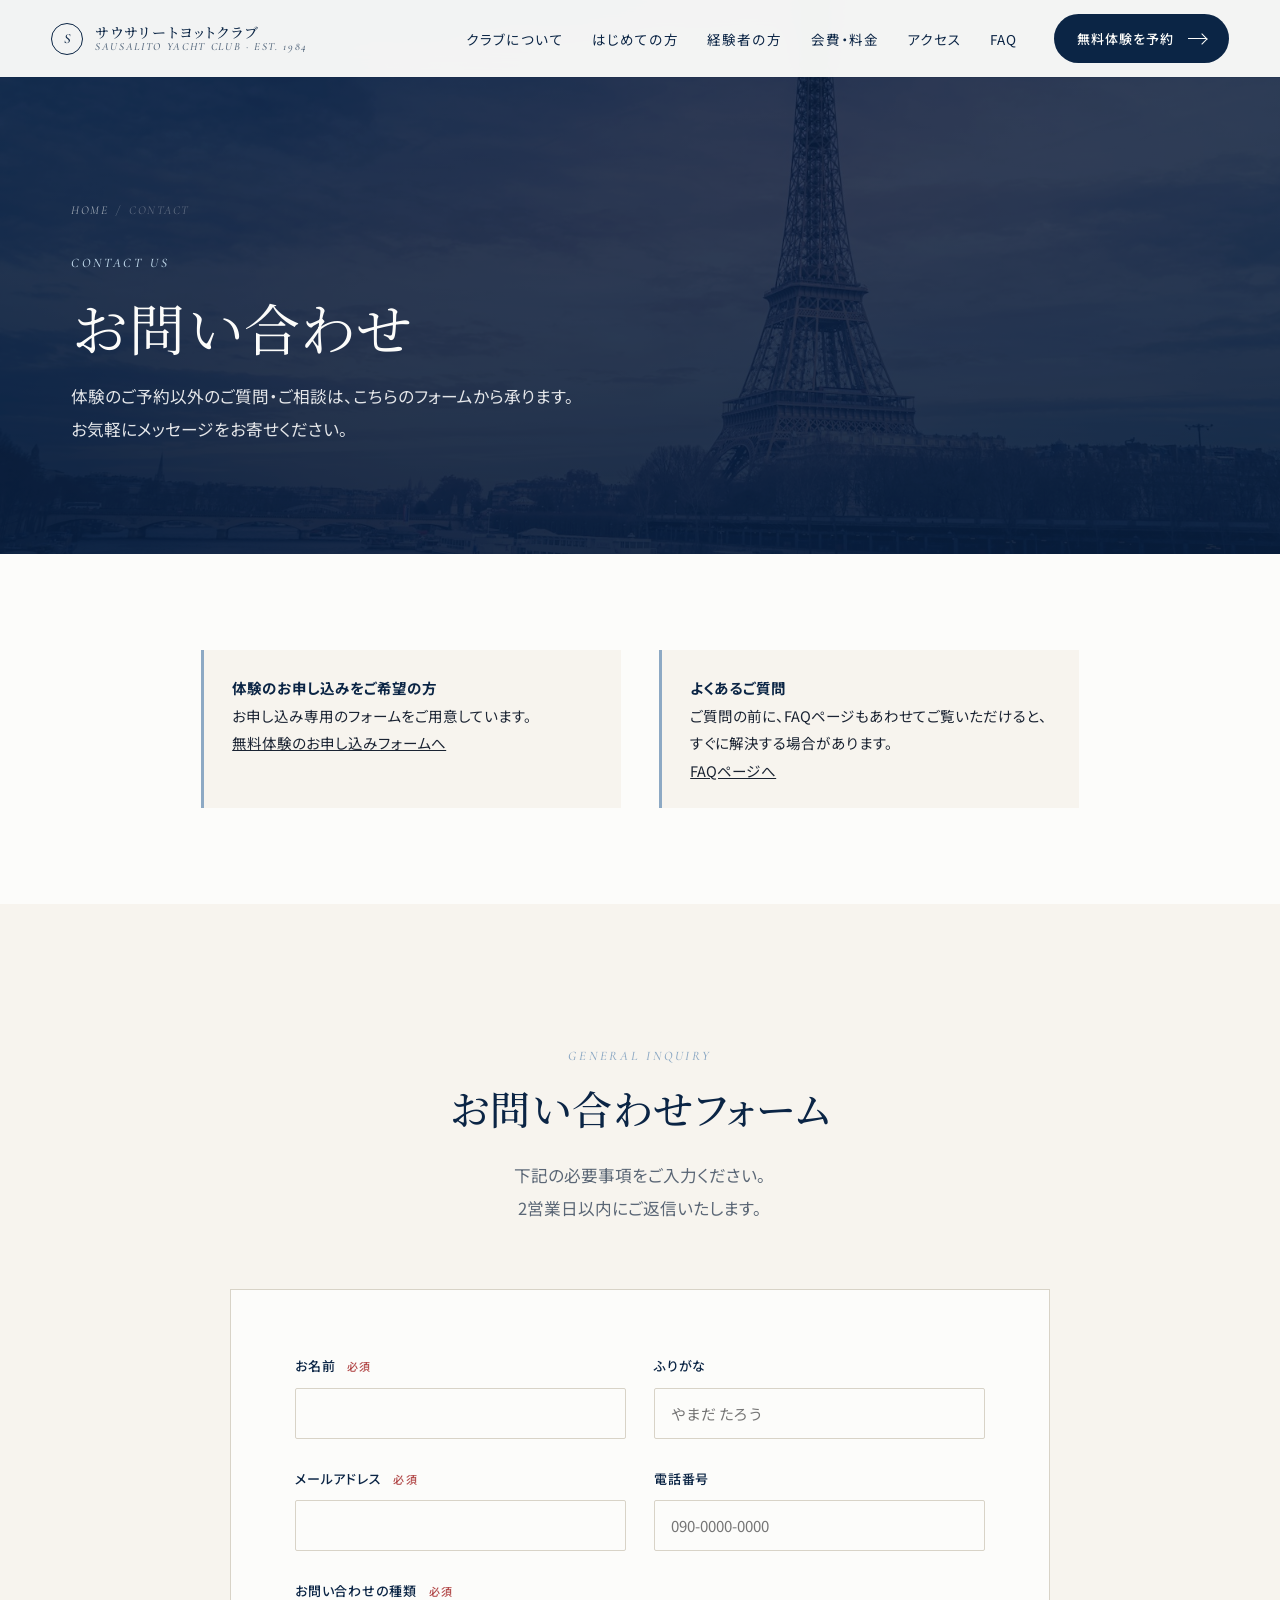
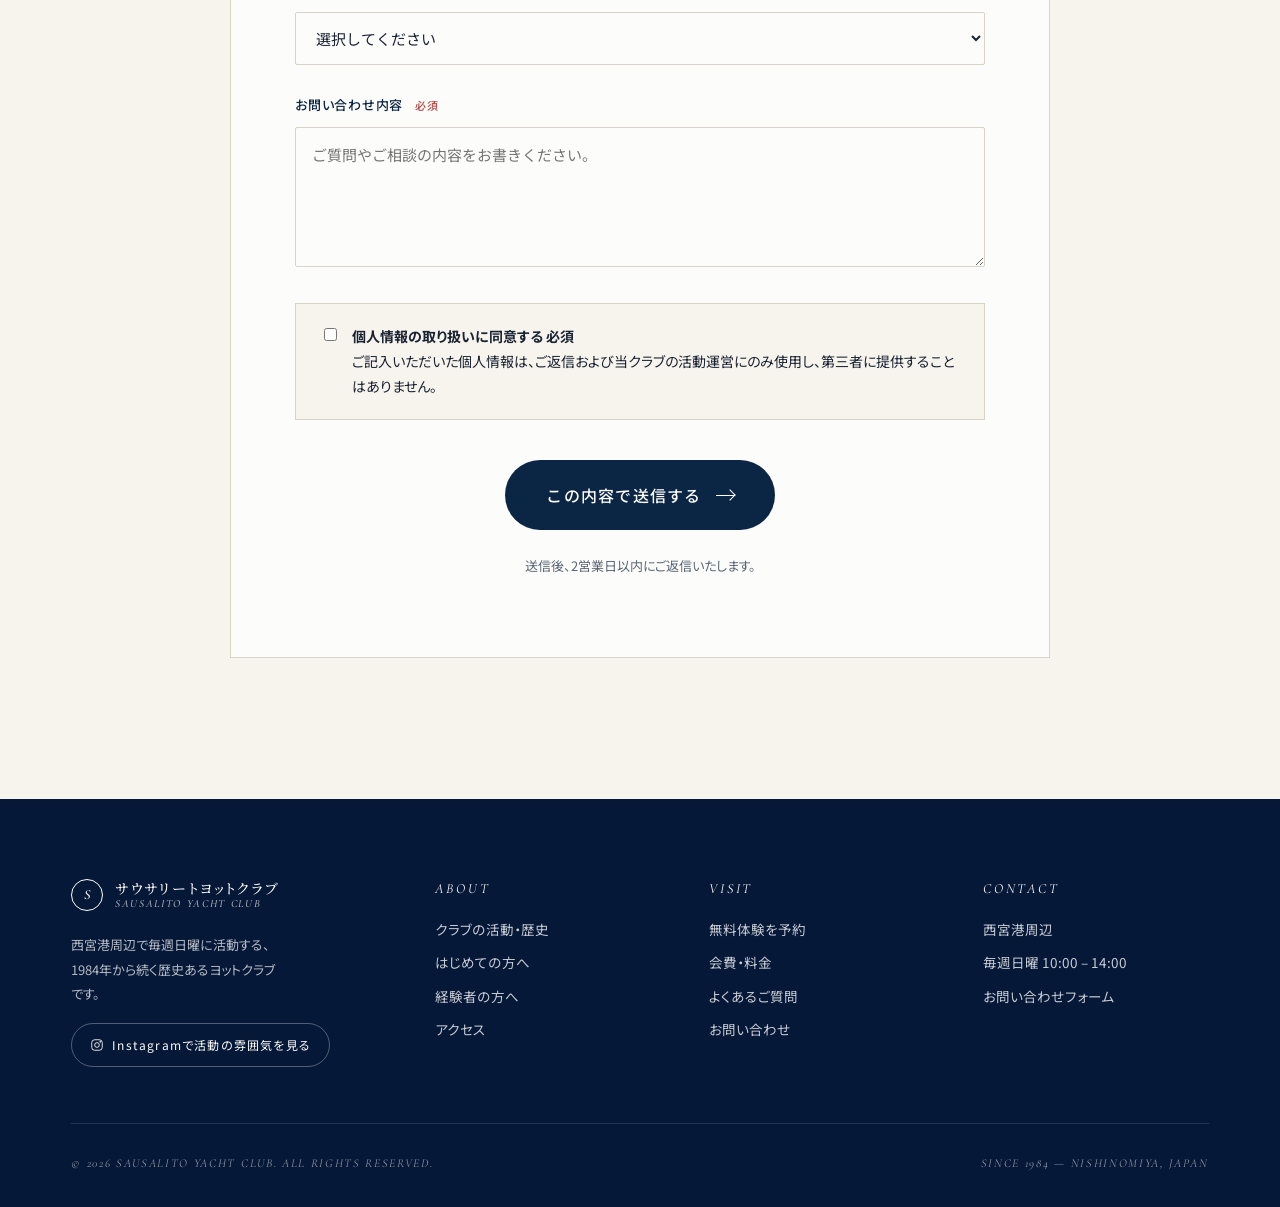
<file: contact.html>
<!DOCTYPE html>
<html lang="ja">
<head>
  <!-- Google tag (gtag.js) -->
<script async src="https://www.googletagmanager.com/gtag/js?id=G-8HQCJJ628S"></script>
<script>
  window.dataLayer = window.dataLayer || [];
  function gtag(){dataLayer.push(arguments);}
  gtag('js', new Date());

  gtag('config', 'G-8HQCJJ628S');
</script>
<meta charset="UTF-8" />
<meta name="viewport" content="width=device-width, initial-scale=1.0" />
<title>お問い合わせ | サウサリートヨットクラブ</title>
<meta name="description" content="サウサリートヨットクラブへの一般お問い合わせはこちらのフォームから。クラブ・体験・入会・取材に関するご質問・ご相談を承ります。2営業日以内にご返信します。" />
<meta name="theme-color" content="#0B2545" />
<meta property="og:type" content="website" />
<meta property="og:title" content="お問い合わせ | サウサリートヨットクラブ" />
<meta property="og:description" content="サウサリートヨットクラブへの一般お問い合わせはこちらのフォームから。クラブ・体験・入会・取材に関するご質問・ご相談を承ります。2営業日以内にご返信します。" />
<meta property="og:image" content="https://sausalito-yc.github.io/yacht/assets/images/horizon.jpg" />
<link rel="preconnect" href="https://fonts.googleapis.com" />
<link rel="preconnect" href="https://fonts.gstatic.com" crossorigin />
<link href="https://fonts.googleapis.com/css2?family=Cormorant+Garamond:ital,wght@0,400;0,500;1,400;1,500&family=Noto+Sans+JP:wght@300;400;500;700&family=Noto+Serif+JP:wght@300;400;500;600&display=swap" rel="stylesheet" />
<!-- seo:block -->
<meta name="robots" content="index,follow,max-snippet:-1,max-image-preview:large,max-video-preview:-1" />
<meta name="googlebot" content="index,follow" />
<meta name="keywords" content="サウサリートヨットクラブ 問い合わせ,ヨットクラブ お問い合わせ,西宮 ヨット 問い合わせ,ヨット 質問,セーリングクラブ 連絡先" />
<meta name="author" content="サウサリートヨットクラブ" />
<meta name="format-detection" content="telephone=no" />
<link rel="canonical" href="https://sausalito-yc.github.io/yacht/contact.html" />
<link rel="alternate" hreflang="ja" href="https://sausalito-yc.github.io/yacht/contact.html" />
<link rel="alternate" hreflang="x-default" href="https://sausalito-yc.github.io/yacht/contact.html" />
<link rel="icon" type="image/svg+xml" href="assets/favicon.svg" />
<link rel="apple-touch-icon" href="assets/favicon.svg" />
<link rel="manifest" href="manifest.webmanifest" />
<meta property="og:locale" content="ja_JP" />
<meta property="og:site_name" content="サウサリートヨットクラブ" />
<meta property="og:url" content="https://sausalito-yc.github.io/yacht/contact.html" />
<meta property="og:image:width" content="2400" />
<meta property="og:image:height" content="1350" />
<meta property="og:image:alt" content="海を進むヨットの写真" />
<meta name="twitter:card" content="summary_large_image" />
<meta name="twitter:title" content="お問い合わせ | サウサリートヨットクラブ" />
<meta name="twitter:description" content="サウサリートヨットクラブへの一般お問い合わせはこちらのフォームから。クラブ・体験・入会・取材に関するご質問・ご相談を承ります。2営業日以内にご返信します。" />
<meta name="twitter:image" content="https://sausalito-yc.github.io/yacht/assets/images/horizon.jpg" />
<meta name="geo.region" content="JP-28" />
<meta name="geo.placename" content="西宮市" />
<meta name="geo.position" content="34.7184;135.3441" />
<meta name="ICBM" content="34.7184, 135.3441" />
<script type="application/ld+json">
{
  "@context": "https://schema.org",
  "@type": "SportsClub",
  "@id": "https://sausalito-yc.github.io/yacht/#organization",
  "name": "サウサリートヨットクラブ",
  "alternateName": "Sausalito Yacht Club",
  "url": "https://sausalito-yc.github.io/yacht/",
  "logo": "https://sausalito-yc.github.io/yacht/assets/favicon.svg",
  "image": "https://sausalito-yc.github.io/yacht/assets/images/hero-main.jpg",
  "description": "西宮港周辺で毎週日曜に活動する、1984年から続くヨットクラブ。クルージング中心の心地よい時間を、初心者にも経験者にも。",
  "foundingDate": "1984",
  "sport": "Sailing",
  "areaServed": {
    "@type": "Place",
    "name": "西宮港・大阪湾",
    "address": {
      "@type": "PostalAddress",
      "addressCountry": "JP",
      "addressRegion": "兵庫県",
      "addressLocality": "西宮市"
    }
  },
  "location": {
    "@type": "Place",
    "name": "西宮港周辺",
    "address": {
      "@type": "PostalAddress",
      "addressCountry": "JP",
      "addressRegion": "兵庫県",
      "addressLocality": "西宮市"
    }
  },
  "sameAs": [
    "https://instagram.com/sailingyacht4714/sailingyacht4714/"
  ],
  "contactPoint": {
    "@type": "ContactPoint",
    "contactType": "customer support",
    "areaServed": "JP",
    "availableLanguage": [
      "ja"
    ],
    "url": "https://sausalito-yc.github.io/yacht/contact.html"
  }
}
</script>
<script type="application/ld+json">
{
  "@context": "https://schema.org",
  "@type": "BreadcrumbList",
  "itemListElement": [
    {
      "@type": "ListItem",
      "position": 1,
      "name": "ホーム",
      "item": "https://sausalito-yc.github.io/yacht/"
    },
    {
      "@type": "ListItem",
      "position": 2,
      "name": "お問い合わせ",
      "item": "https://sausalito-yc.github.io/yacht/contact.html"
    }
  ]
}
</script>
<!-- /seo:block -->
<!-- seo:extra -->
<script type="application/ld+json">
{
  "@context": "https://schema.org",
  "@type": "ContactPage",
  "name": "お問い合わせ",
  "url": "https://sausalito-yc.github.io/yacht/contact.html",
  "isPartOf": {
    "@id": "https://sausalito-yc.github.io/yacht/#website"
  },
  "mainEntity": {
    "@id": "https://sausalito-yc.github.io/yacht/#organization"
  }
}
</script>
<!-- /seo:extra -->
<link rel="stylesheet" href="assets/css/style.css" />
</head>
<body>

<header class="site-header" role="banner">
  <a href="index.html" class="brand"><span class="brand-mark">S</span><span class="brand-text"><span class="jp">サウサリートヨットクラブ</span><span class="en">SAUSALITO YACHT CLUB &middot; EST. 1984</span></span></a>
  <button class="nav-toggle" aria-expanded="false" aria-label="メニューを開く" aria-controls="primary-nav"><span></span><span></span><span></span></button>
  <nav class="nav" id="primary-nav">
    <ul class="nav-list">
      <li><a href="about.html">クラブについて</a></li>
      <li><a href="beginners.html">はじめての方</a></li>
      <li><a href="experienced.html">経験者の方</a></li>
      <li><a href="fees.html">会費・料金</a></li>
      <li><a href="access.html">アクセス</a></li>
      <li><a href="faq.html">FAQ</a></li>
    </ul>
    <a href="trial.html" class="btn btn-primary">無料体験を予約<span class="arrow"></span></a>
  </nav>
</header>

<main>

<section class="page-hero">
  <div class="page-hero-media" style="background-image:url('assets/images/horizon.jpg')"></div>
  <div class="container">
    <div class="breadcrumb"><a href="index.html">HOME</a><span>/</span><span>CONTACT</span></div>
    <span class="eyebrow">Contact us</span>
    <h1>お問い合わせ</h1>
    <p class="lead">体験のご予約以外のご質問・ご相談は、こちらのフォームから承ります。<br />お気軽にメッセージをお寄せください。</p>
  </div>
</section>

<!-- Notice + alt CTAs -->
<section class="section-tight">
  <div class="container" style="max-width: 980px;">
    <div class="grid grid-2 reveal">
      <div class="info-box">
        <strong>体験のお申し込みをご希望の方</strong><br />
        お申し込み専用のフォームをご用意しています。<br />
        <a href="trial.html" style="text-decoration: underline;">無料体験のお申し込みフォームへ</a>
      </div>
      <div class="info-box">
        <strong>よくあるご質問</strong><br />
        ご質問の前に、FAQページもあわせてご覧いただけると、すぐに解決する場合があります。<br />
        <a href="faq.html" style="text-decoration: underline;">FAQページへ</a>
      </div>
    </div>
  </div>
</section>

<!-- Form -->
<section class="section form-section">
  <div class="container">
    <div class="section-head center reveal">
      <span class="eyebrow">General inquiry</span>
      <h2>お問い合わせフォーム</h2>
      <p class="lead muted" style="max-width: 50ch; margin: 0 auto;">下記の必要事項をご入力ください。<br />2営業日以内にご返信いたします。</p>
    </div>

    <form class="form-card reveal" action="https://formsubmit.co/sausalito.yc@gmail.com" method="POST" aria-label="一般お問い合わせフォーム">
      <!-- FormSubmit settings -->
      <input type="hidden" name="_cc" value="willsyunauza@gmail.com" />
      <input type="hidden" name="_subject" value="【サウサリートYC】お問い合わせ" />
      <input type="hidden" name="_template" value="table" />
      <input type="hidden" name="_captcha" value="true" />
      <input type="hidden" name="_autoresponse" value="この度はサウサリートヨットクラブへお問い合わせをいただき、誠にありがとうございます。担当者より2営業日以内にご返信差し上げます。今しばらくお待ちください。" />
      <input type="hidden" name="_next" value="https://sausalito-yc.github.io/yacht/contact.html?sent=1" />
      <!-- Honeypot (spam prevention) -->
      <input type="text" name="_honey" style="display:none" tabindex="-1" autocomplete="off" />
      <div class="field-row">
        <div class="field">
          <label for="name">お名前 <span class="req">必須</span></label>
          <input id="name" name="お名前" type="text" autocomplete="name" required />
        </div>
        <div class="field">
          <label for="kana">ふりがな</label>
          <input id="kana" name="ふりがな" type="text" placeholder="やまだ たろう" />
        </div>
      </div>

      <div class="field-row">
        <div class="field">
          <label for="email">メールアドレス <span class="req">必須</span></label>
          <input id="email" name="email" type="email" autocomplete="email" required />
        </div>
        <div class="field">
          <label for="tel">電話番号</label>
          <input id="tel" name="電話番号" type="tel" autocomplete="tel" placeholder="090-0000-0000" />
        </div>
      </div>

      <div class="field">
        <label for="subject">お問い合わせの種類 <span class="req">必須</span></label>
        <select id="subject" name="お問い合わせの種類" required>
          <option value="">選択してください</option>
          <option value="体験参加について">体験参加について</option>
          <option value="入会について">入会について</option>
          <option value="会費・料金について">会費・料金について</option>
          <option value="アクセス・施設について">アクセス・施設について</option>
          <option value="ロングクルージングについて">ロングクルージングについて</option>
          <option value="取材・メディアからのお問い合わせ">取材・メディアからのお問い合わせ</option>
          <option value="その他">その他</option>
        </select>
      </div>

      <div class="field">
        <label for="message">お問い合わせ内容 <span class="req">必須</span></label>
        <textarea id="message" name="お問い合わせ内容" required placeholder="ご質問やご相談の内容をお書きください。"></textarea>
      </div>

      <label class="consent">
        <input type="checkbox" name="個人情報取り扱いに同意" value="同意する" required />
        <span><strong>個人情報の取り扱いに同意する <span class="req">必須</span></strong><br />ご記入いただいた個人情報は、ご返信および当クラブの活動運営にのみ使用し、第三者に提供することはありません。</span>
      </label>

      <div class="form-submit mt-3">
        <button type="submit" class="btn btn-primary btn-large">この内容で送信する<span class="arrow"></span></button>
        <p class="muted mt-2" style="font-size: 13px;">送信後、2営業日以内にご返信いたします。</p>
      </div>
    </form>
  </div>
</section>

</main>

<footer class="site-footer" role="contentinfo">
  <div class="container">
    <div class="footer-grid">
      <div class="footer-brand">
        <a href="index.html" class="brand"><span class="brand-mark">S</span><span class="brand-text"><span class="jp">サウサリートヨットクラブ</span><span class="en">SAUSALITO YACHT CLUB</span></span></a>
        <p>西宮港周辺で毎週日曜に活動する、1984年から続く歴史あるヨットクラブです。</p>
        <a href="https://instagram.com/sailingyacht4714/sailingyacht4714/" target="_blank" rel="noopener" class="social"><svg xmlns="http://www.w3.org/2000/svg" viewBox="0 0 24 24" fill="none" stroke="currentColor" stroke-width="1.5"><rect x="3" y="3" width="18" height="18" rx="5"/><circle cx="12" cy="12" r="4"/><circle cx="17.5" cy="6.5" r=".8" fill="currentColor"/></svg>Instagramで活動の雰囲気を見る</a>
      </div>
      <div><h4>About</h4><ul><li><a href="about.html">クラブの活動・歴史</a></li><li><a href="beginners.html">はじめての方へ</a></li><li><a href="experienced.html">経験者の方へ</a></li><li><a href="access.html">アクセス</a></li></ul></div>
      <div><h4>Visit</h4><ul><li><a href="trial.html">無料体験を予約</a></li><li><a href="fees.html">会費・料金</a></li><li><a href="faq.html">よくあるご質問</a></li><li><a href="contact.html">お問い合わせ</a></li></ul></div>
      <div><h4>Contact</h4><ul><li>西宮港周辺</li><li>毎週日曜 10:00 &ndash; 14:00</li><li><a href="contact.html">お問い合わせフォーム</a></li></ul></div>
    </div>
    <div class="footer-bottom">
      <span>&copy; <span data-year>2025</span> SAUSALITO YACHT CLUB. ALL RIGHTS RESERVED.</span>
      <span>SINCE 1984 &mdash; NISHINOMIYA, JAPAN</span>
    </div>
  </div>
</footer>

<script src="assets/js/main.js"></script>
<script defer src="https://static.cloudflareinsights.com/beacon.min.js/v833ccba57c9e4d2798f2e76cebdd09a11778172276447" integrity="sha512-57MDmcccJXYtNnH+ZiBwzC4jb2rvgVCEokYN+L/nLlmO8rfYT/gIpW2A569iJ/3b+0UEasghjuZH/ma3wIs/EQ==" data-cf-beacon='{"version":"2024.11.0","token":"4edd5f8ec12a48cfa682ab8261b80a79","server_timing":{"name":{"cfCacheStatus":true,"cfEdge":true,"cfExtPri":true,"cfL4":true,"cfOrigin":true,"cfSpeedBrain":true},"location_startswith":null}}' crossorigin="anonymous"></script>
</body>
</html>
</file>
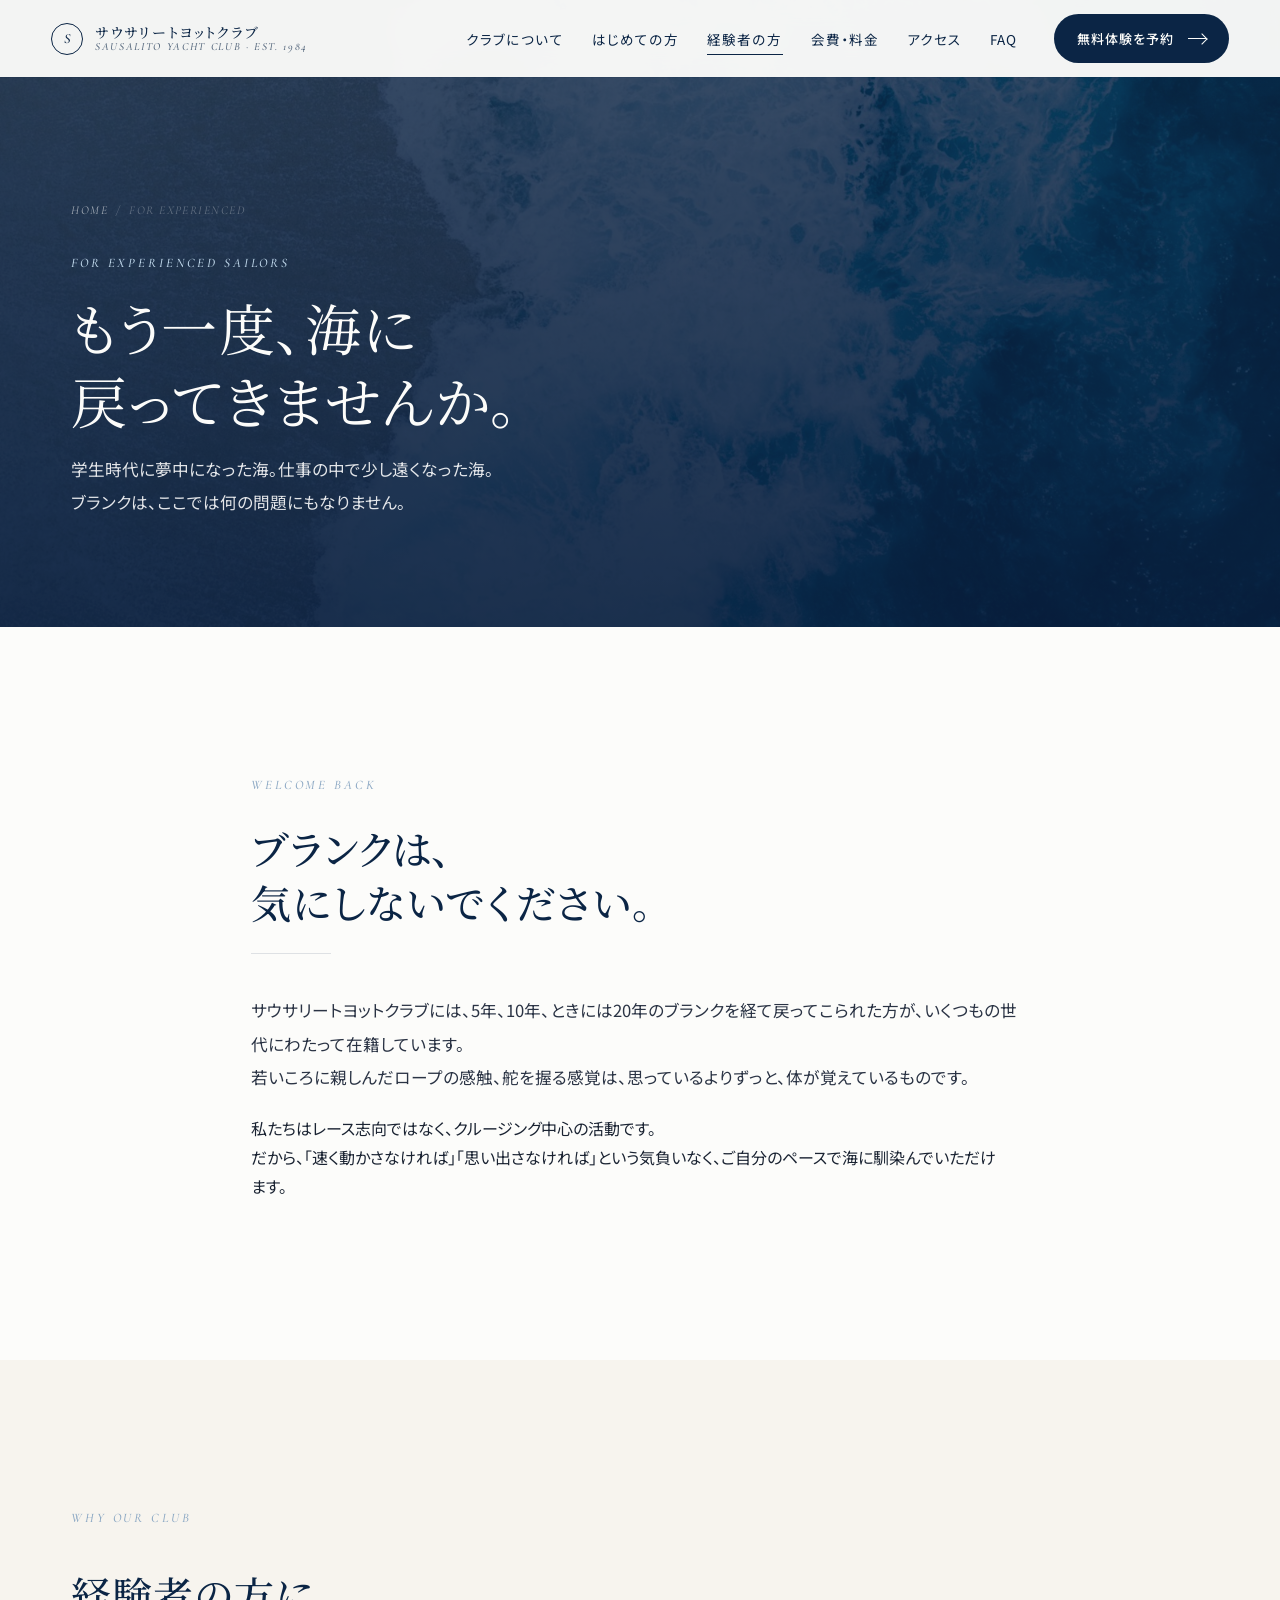
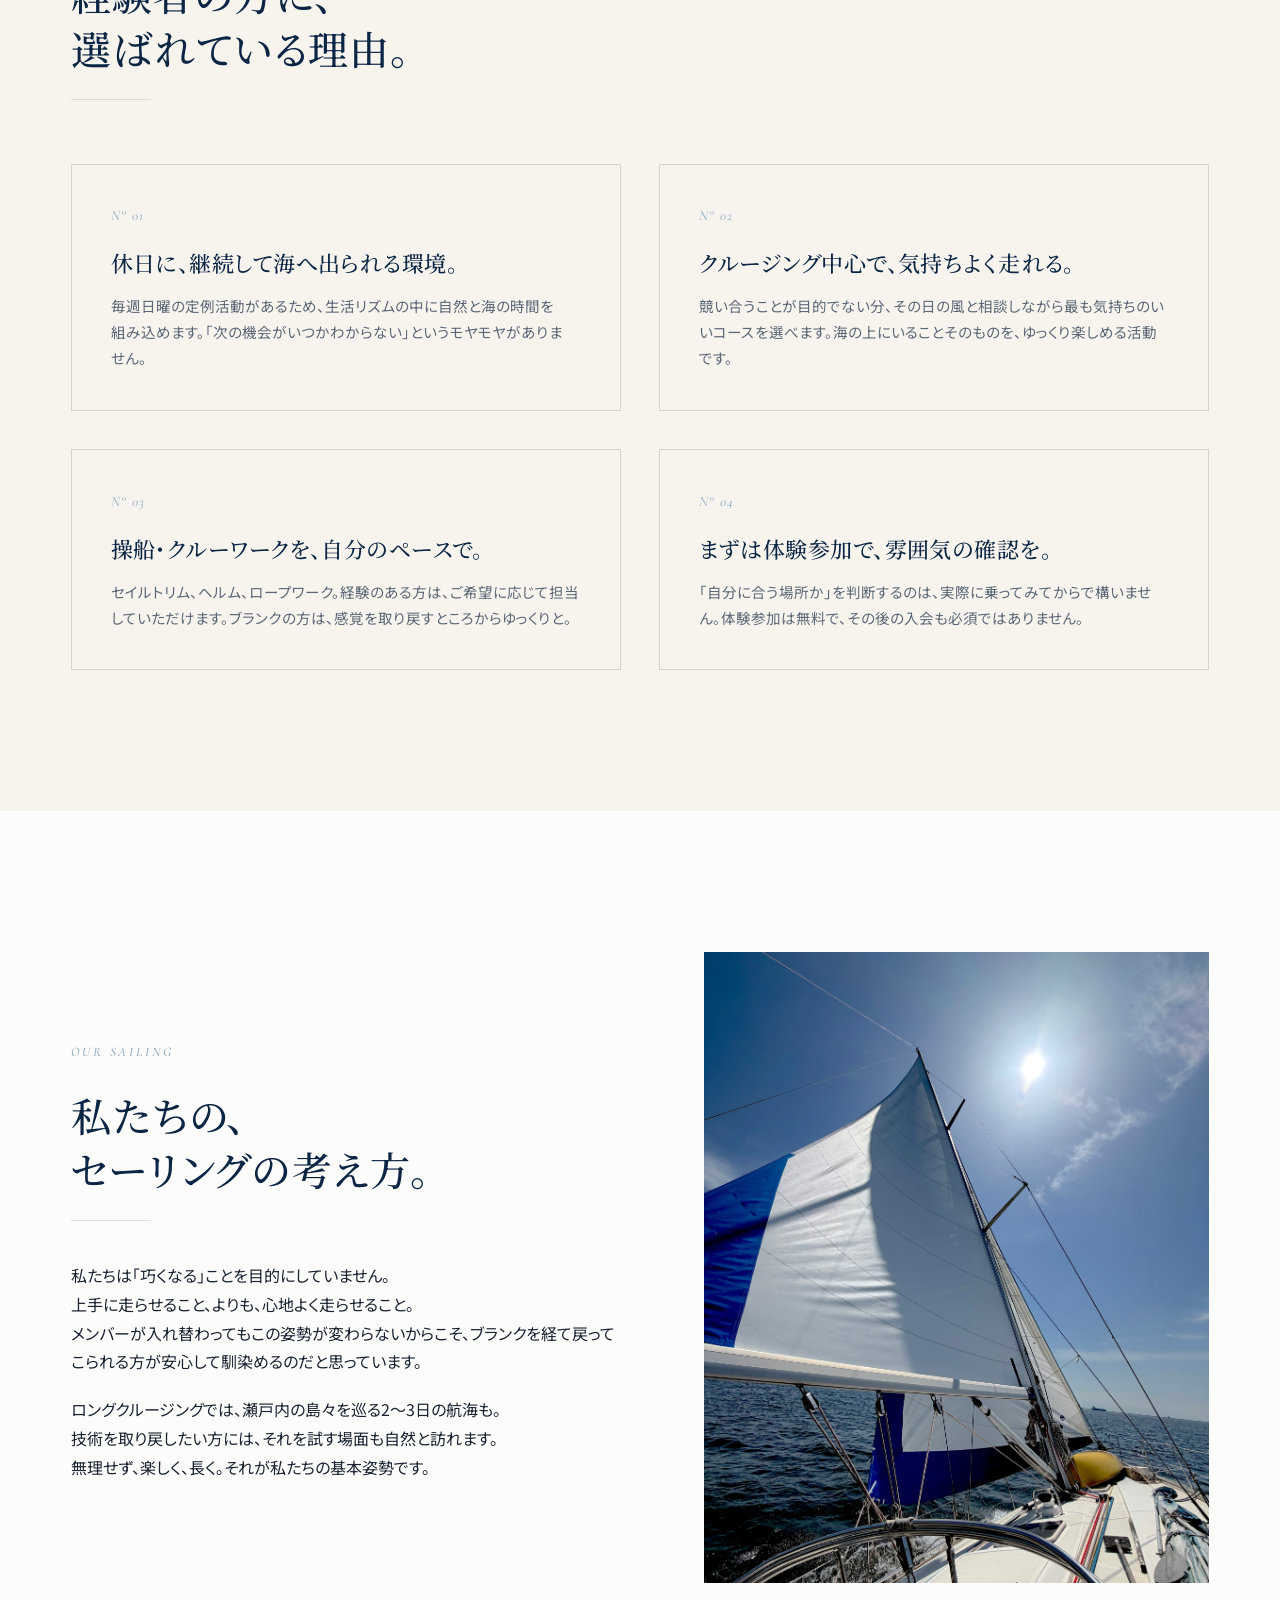
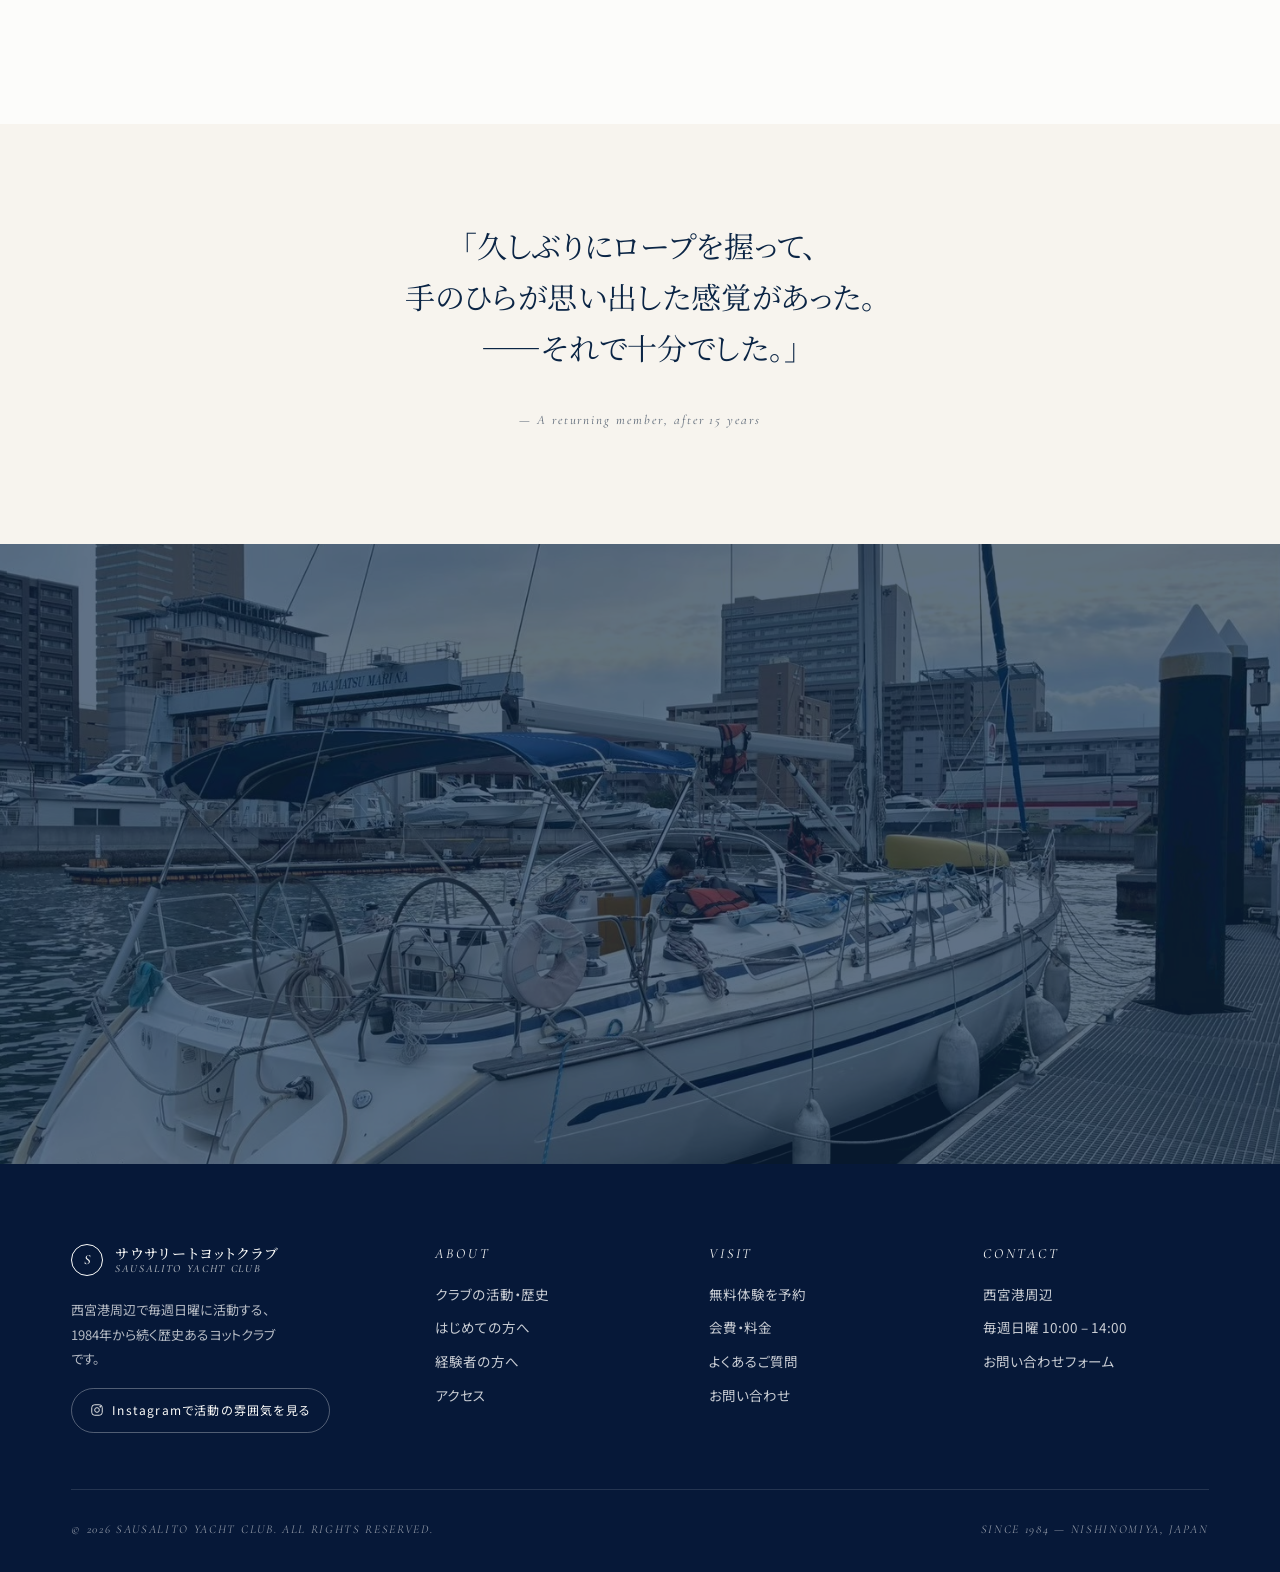
<file: experienced.html>
<!DOCTYPE html>
<html lang="ja">
<head>
  <!-- Google tag (gtag.js) -->
<script async src="https://www.googletagmanager.com/gtag/js?id=G-8HQCJJ628S"></script>
<script>
  window.dataLayer = window.dataLayer || [];
  function gtag(){dataLayer.push(arguments);}
  gtag('js', new Date());

  gtag('config', 'G-8HQCJJ628S');
</script>
<meta charset="UTF-8" />
<meta name="viewport" content="width=device-width, initial-scale=1.0" />
<title>ヨット経験者の方へ | サウサリートヨットクラブ</title>
<meta name="description" content="ブランクのある方も歓迎。休日に継続して海へ出られる環境で、クルージング中心の心地よい帆走を。操船・クルーワークを自分のペースで楽しめます。まずは無料体験から。" />
<meta name="theme-color" content="#0B2545" />
<meta property="og:type" content="website" />
<meta property="og:title" content="ヨット経験者の方へ | また海へ戻りたい方を歓迎します" />
<meta property="og:description" content="ブランクのある方も歓迎。休日に継続して海へ出られる環境で、クルージング中心の心地よい帆走を。操船・クルーワークを自分のペースで楽しめます。まずは無料体験から。" />
<meta property="og:image" content="https://sausalito-yc.github.io/yacht/assets/images/helm.jpg" />
<link rel="preconnect" href="https://fonts.googleapis.com" />
<link rel="preconnect" href="https://fonts.gstatic.com" crossorigin />
<link href="https://fonts.googleapis.com/css2?family=Cormorant+Garamond:ital,wght@0,400;0,500;1,400;1,500&family=Noto+Sans+JP:wght@300;400;500;700&family=Noto+Serif+JP:wght@300;400;500;600&display=swap" rel="stylesheet" />
<!-- seo:block -->
<meta name="robots" content="index,follow,max-snippet:-1,max-image-preview:large,max-video-preview:-1" />
<meta name="googlebot" content="index,follow" />
<meta name="keywords" content="ヨット 経験者,ヨット ブランク,セーリング 復帰,ヨット 再開,休日 ヨット,週末 セーリング,クルージング 経験者,西宮 ヨット 経験者,ヨット 操船,クルーワーク" />
<meta name="author" content="サウサリートヨットクラブ" />
<meta name="format-detection" content="telephone=no" />
<link rel="canonical" href="https://sausalito-yc.github.io/yacht/experienced.html" />
<link rel="alternate" hreflang="ja" href="https://sausalito-yc.github.io/yacht/experienced.html" />
<link rel="alternate" hreflang="x-default" href="https://sausalito-yc.github.io/yacht/experienced.html" />
<link rel="icon" type="image/svg+xml" href="assets/favicon.svg" />
<link rel="apple-touch-icon" href="assets/favicon.svg" />
<link rel="manifest" href="manifest.webmanifest" />
<meta property="og:locale" content="ja_JP" />
<meta property="og:site_name" content="サウサリートヨットクラブ" />
<meta property="og:url" content="https://sausalito-yc.github.io/yacht/experienced.html" />
<meta property="og:image:width" content="2400" />
<meta property="og:image:height" content="1350" />
<meta property="og:image:alt" content="海を進むヨットの写真" />
<meta name="twitter:card" content="summary_large_image" />
<meta name="twitter:title" content="ヨット経験者の方へ | また海へ戻りたい方を歓迎します" />
<meta name="twitter:description" content="ブランクのある方も歓迎。休日に継続して海へ出られる環境で、クルージング中心の心地よい帆走を。操船・クルーワークを自分のペースで楽しめます。まずは無料体験から。" />
<meta name="twitter:image" content="https://sausalito-yc.github.io/yacht/assets/images/helm.jpg" />
<meta name="geo.region" content="JP-28" />
<meta name="geo.placename" content="西宮市" />
<meta name="geo.position" content="34.7184;135.3441" />
<meta name="ICBM" content="34.7184, 135.3441" />
<script type="application/ld+json">
{
  "@context": "https://schema.org",
  "@type": "SportsClub",
  "@id": "https://sausalito-yc.github.io/yacht/#organization",
  "name": "サウサリートヨットクラブ",
  "alternateName": "Sausalito Yacht Club",
  "url": "https://sausalito-yc.github.io/yacht/",
  "logo": "https://sausalito-yc.github.io/yacht/assets/favicon.svg",
  "image": "https://sausalito-yc.github.io/yacht/assets/images/hero-main.jpg",
  "description": "西宮港周辺で毎週日曜に活動する、1984年から続くヨットクラブ。クルージング中心の心地よい時間を、初心者にも経験者にも。",
  "foundingDate": "1984",
  "sport": "Sailing",
  "areaServed": {
    "@type": "Place",
    "name": "西宮港・大阪湾",
    "address": {
      "@type": "PostalAddress",
      "addressCountry": "JP",
      "addressRegion": "兵庫県",
      "addressLocality": "西宮市"
    }
  },
  "location": {
    "@type": "Place",
    "name": "西宮港周辺",
    "address": {
      "@type": "PostalAddress",
      "addressCountry": "JP",
      "addressRegion": "兵庫県",
      "addressLocality": "西宮市"
    }
  },
  "sameAs": [
    "https://instagram.com/sailingyacht4714/sailingyacht4714/"
  ],
  "contactPoint": {
    "@type": "ContactPoint",
    "contactType": "customer support",
    "areaServed": "JP",
    "availableLanguage": [
      "ja"
    ],
    "url": "https://sausalito-yc.github.io/yacht/contact.html"
  }
}
</script>
<script type="application/ld+json">
{
  "@context": "https://schema.org",
  "@type": "BreadcrumbList",
  "itemListElement": [
    {
      "@type": "ListItem",
      "position": 1,
      "name": "ホーム",
      "item": "https://sausalito-yc.github.io/yacht/"
    },
    {
      "@type": "ListItem",
      "position": 2,
      "name": "経験者の方",
      "item": "https://sausalito-yc.github.io/yacht/experienced.html"
    }
  ]
}
</script>
<!-- /seo:block -->
<!-- seo:extra -->
<script type="application/ld+json">
{
  "@context": "https://schema.org",
  "@type": "WebPage",
  "name": "ヨット経験者の方へ",
  "url": "https://sausalito-yc.github.io/yacht/experienced.html",
  "isPartOf": {
    "@id": "https://sausalito-yc.github.io/yacht/#website"
  },
  "about": {
    "@id": "https://sausalito-yc.github.io/yacht/#organization"
  },
  "audience": {
    "@type": "Audience",
    "audienceType": "ブランクのある経験者・週末セーラー"
  }
}
</script>
<!-- /seo:extra -->
<link rel="stylesheet" href="assets/css/style.css" />
</head>
<body>

<header class="site-header" role="banner">
  <a href="index.html" class="brand"><span class="brand-mark">S</span><span class="brand-text"><span class="jp">サウサリートヨットクラブ</span><span class="en">SAUSALITO YACHT CLUB &middot; EST. 1984</span></span></a>
  <button class="nav-toggle" aria-expanded="false" aria-label="メニューを開く" aria-controls="primary-nav"><span></span><span></span><span></span></button>
  <nav class="nav" id="primary-nav">
    <ul class="nav-list">
      <li><a href="about.html">クラブについて</a></li>
      <li><a href="beginners.html">はじめての方</a></li>
      <li><a href="experienced.html" class="is-active">経験者の方</a></li>
      <li><a href="fees.html">会費・料金</a></li>
      <li><a href="access.html">アクセス</a></li>
      <li><a href="faq.html">FAQ</a></li>
    </ul>
    <a href="trial.html" class="btn btn-primary">無料体験を予約<span class="arrow"></span></a>
  </nav>
</header>

<main>

<section class="page-hero">
  <div class="page-hero-media" style="background-image:url('assets/images/helm.jpg')"></div>
  <div class="container">
    <div class="breadcrumb"><a href="index.html">HOME</a><span>/</span><span>FOR EXPERIENCED</span></div>
    <span class="eyebrow">For experienced sailors</span>
    <h1>もう一度、海に<br />戻ってきませんか。</h1>
    <p class="lead">学生時代に夢中になった海。仕事の中で少し遠くなった海。<br />ブランクは、ここでは何の問題にもなりません。</p>
  </div>
</section>

<!-- Intro -->
<section class="section">
  <div class="container" style="max-width: 880px;">
    <div class="reveal">
      <span class="eyebrow">Welcome back</span>
      <h2 class="mt-2">ブランクは、<br />気にしないでください。</h2>
      <hr class="divider mt-2" />
      <p class="lead mt-3">
        サウサリートヨットクラブには、5年、10年、ときには20年のブランクを経て戻ってこられた方が、いくつもの世代にわたって在籍しています。<br />
        若いころに親しんだロープの感触、舵を握る感覚は、思っているよりずっと、体が覚えているものです。
      </p>
      <p>
        私たちはレース志向ではなく、クルージング中心の活動です。<br />
        だから、「速く動かさなければ」「思い出さなければ」という気負いなく、ご自分のペースで海に馴染んでいただけます。
      </p>
    </div>
  </div>
</section>

<!-- Reasons -->
<section class="section" style="background: var(--paper);">
  <div class="container">
    <div class="section-head reveal">
      <span class="eyebrow">Why our club</span>
      <h2 class="mt-2">経験者の方に、<br />選ばれている理由。</h2>
      <hr class="divider mt-2" />
    </div>
    <div class="grid grid-2">
      <article class="card card-bordered reveal">
        <span class="card-num">N&deg; 01</span>
        <h3>休日に、継続して海へ出られる環境。</h3>
        <p>毎週日曜の定例活動があるため、生活リズムの中に自然と海の時間を組み込めます。「次の機会がいつかわからない」というモヤモヤがありません。</p>
      </article>
      <article class="card card-bordered reveal delay-1">
        <span class="card-num">N&deg; 02</span>
        <h3>クルージング中心で、気持ちよく走れる。</h3>
        <p>競い合うことが目的でない分、その日の風と相談しながら最も気持ちのいいコースを選べます。海の上にいることそのものを、ゆっくり楽しめる活動です。</p>
      </article>
      <article class="card card-bordered reveal">
        <span class="card-num">N&deg; 03</span>
        <h3>操船・クルーワークを、自分のペースで。</h3>
        <p>セイルトリム、ヘルム、ロープワーク。経験のある方は、ご希望に応じて担当していただけます。ブランクの方は、感覚を取り戻すところからゆっくりと。</p>
      </article>
      <article class="card card-bordered reveal delay-1">
        <span class="card-num">N&deg; 04</span>
        <h3>まずは体験参加で、雰囲気の確認を。</h3>
        <p>「自分に合う場所か」を判断するのは、実際に乗ってみてからで構いません。体験参加は無料で、その後の入会も必須ではありません。</p>
      </article>
    </div>
  </div>
</section>

<!-- Sailing approach -->
<section class="section">
  <div class="container">
    <div class="split wide">
      <div class="reveal">
        <span class="eyebrow">Our sailing</span>
        <h2 class="mt-2">私たちの、<br />セーリングの考え方。</h2>
        <hr class="divider mt-2" />
        <p class="mt-3">
          私たちは「巧くなる」ことを目的にしていません。<br />
          上手に走らせること、よりも、心地よく走らせること。<br />
          メンバーが入れ替わってもこの姿勢が変わらないからこそ、ブランクを経て戻ってこられる方が安心して馴染めるのだと思っています。
        </p>
        <p>
          ロングクルージングでは、瀬戸内の島々を巡る2〜3日の航海も。<br />
          技術を取り戻したい方には、それを試す場面も自然と訪れます。<br />
          無理せず、楽しく、長く。それが私たちの基本姿勢です。
        </p>
      </div>
      <div class="img-wrap reveal delay-1">
        <img src="assets/images/img_v6.jpg" alt="ヨットのロープワーク — 経験者向け操船・クルーワーク" loading="lazy" / width="1600" height="1067">
      </div>
    </div>
  </div>
</section>

<!-- Quote -->
<section class="section-tight" style="background: var(--paper);">
  <div class="container">
    <div class="callout reveal">
      <p class="quote">
        「久しぶりにロープを握って、<br />
        手のひらが思い出した感覚があった。<br />
        ——それで十分でした。」
      </p>
      <p class="muted" style="font-family: var(--display); font-style: italic; letter-spacing: .15em; font-size: 13px; margin-top: 24px;">&mdash; A returning member, after 15 years</p>
    </div>
  </div>
</section>

<!-- Final CTA -->
<section class="cta-band">
  <div class="container">
    <div class="reveal">
      <span class="eyebrow" style="color: var(--pale-blue);">Come back to the sea</span>
      <h2 class="mt-2">次の日曜から、また海へ。</h2>
      <p class="lead">まずは体験参加で、雰囲気をご確認ください。<br />入会のご判断は、それからゆっくりで構いません。</p>
      <a href="trial.html" class="btn btn-light btn-large">無料体験を予約する<span class="arrow"></span></a>
    </div>
  </div>
</section>

</main>

<footer class="site-footer" role="contentinfo">
  <div class="container">
    <div class="footer-grid">
      <div class="footer-brand">
        <a href="index.html" class="brand"><span class="brand-mark">S</span><span class="brand-text"><span class="jp">サウサリートヨットクラブ</span><span class="en">SAUSALITO YACHT CLUB</span></span></a>
        <p>西宮港周辺で毎週日曜に活動する、1984年から続く歴史あるヨットクラブです。</p>
        <a href="https://instagram.com/sailingyacht4714/sailingyacht4714/" target="_blank" rel="noopener" class="social"><svg xmlns="http://www.w3.org/2000/svg" viewBox="0 0 24 24" fill="none" stroke="currentColor" stroke-width="1.5"><rect x="3" y="3" width="18" height="18" rx="5"/><circle cx="12" cy="12" r="4"/><circle cx="17.5" cy="6.5" r=".8" fill="currentColor"/></svg>Instagramで活動の雰囲気を見る</a>
      </div>
      <div><h4>About</h4><ul><li><a href="about.html">クラブの活動・歴史</a></li><li><a href="beginners.html">はじめての方へ</a></li><li><a href="experienced.html">経験者の方へ</a></li><li><a href="access.html">アクセス</a></li></ul></div>
      <div><h4>Visit</h4><ul><li><a href="trial.html">無料体験を予約</a></li><li><a href="fees.html">会費・料金</a></li><li><a href="faq.html">よくあるご質問</a></li><li><a href="contact.html">お問い合わせ</a></li></ul></div>
      <div><h4>Contact</h4><ul><li>西宮港周辺</li><li>毎週日曜 10:00 &ndash; 14:00</li><li><a href="contact.html">お問い合わせフォーム</a></li></ul></div>
    </div>
    <div class="footer-bottom">
      <span>&copy; <span data-year>2025</span> SAUSALITO YACHT CLUB. ALL RIGHTS RESERVED.</span>
      <span>SINCE 1984 &mdash; NISHINOMIYA, JAPAN</span>
    </div>
  </div>
</footer>

<script src="assets/js/main.js"></script>
</body>
</html>
</file>
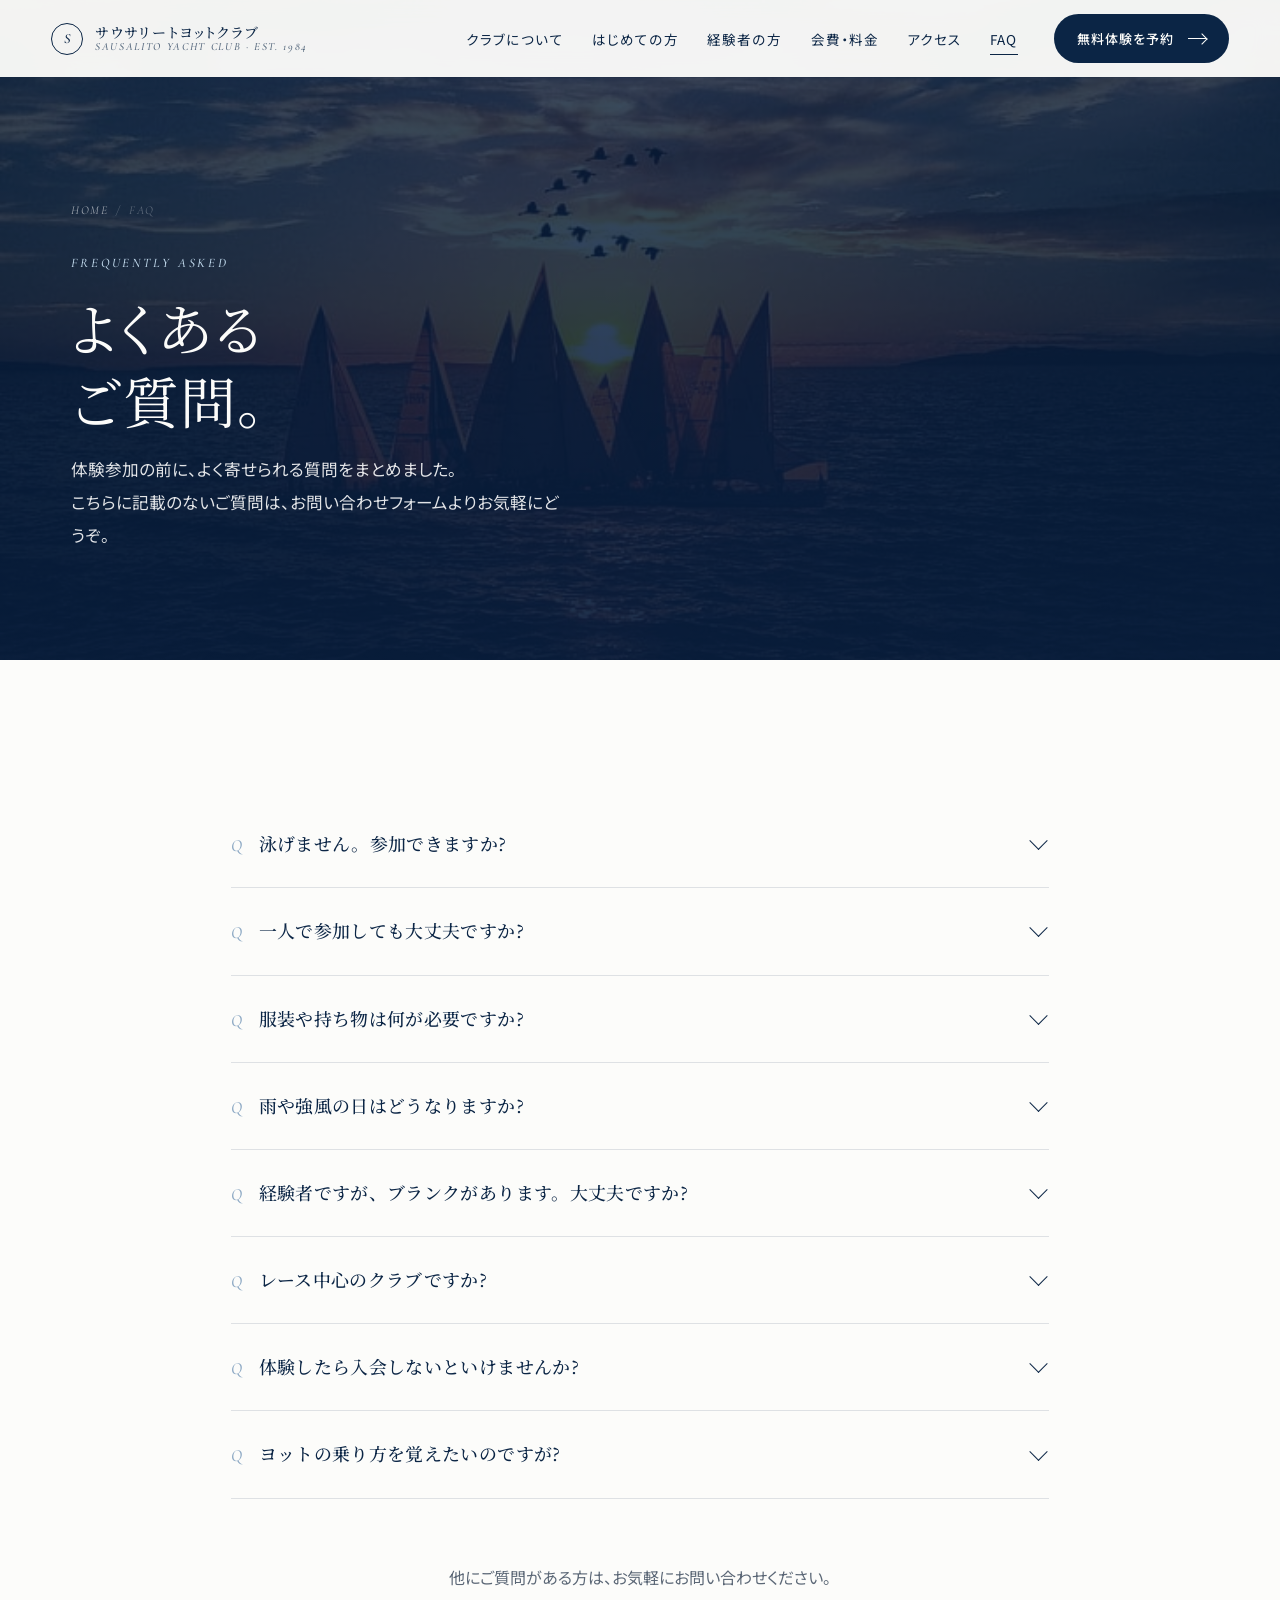
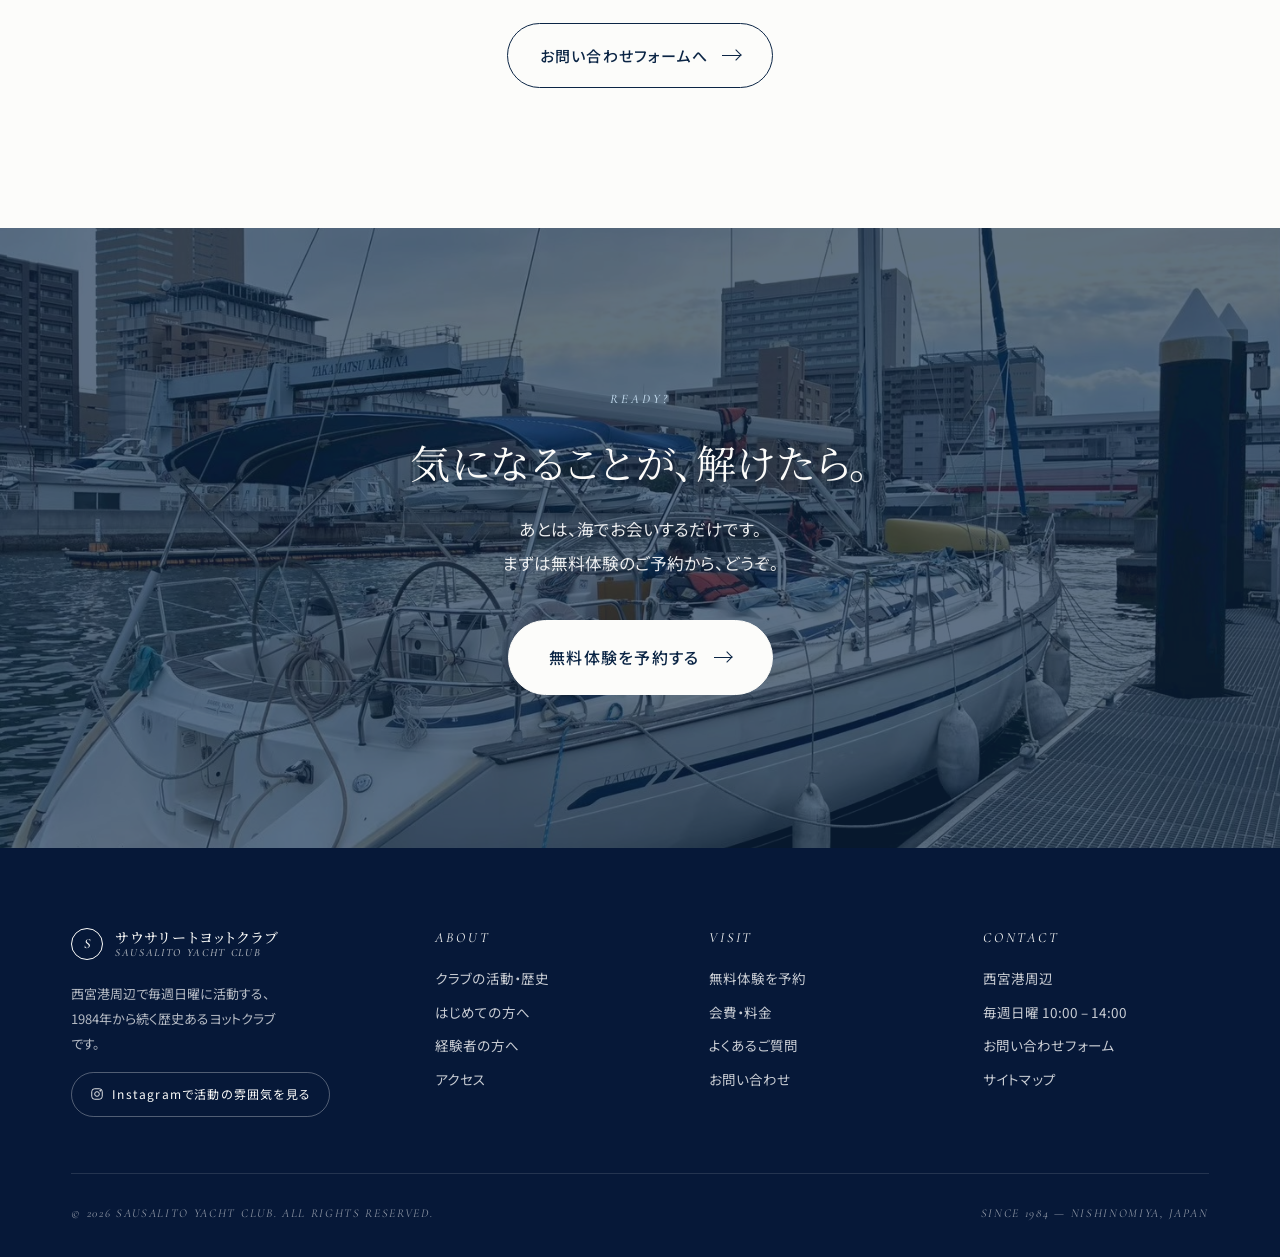
<file: faq.html>
<!DOCTYPE html>
<html lang="ja">
<head>
<!-- Google tag (gtag.js) -->
<script async src="https://www.googletagmanager.com/gtag/js?id=G-8HQCJJ628S"></script>
<script>
  window.dataLayer = window.dataLayer || [];
  function gtag(){dataLayer.push(arguments);}
  gtag('js', new Date());
  gtag('config', 'G-8HQCJJ628S');
</script>
<meta charset="UTF-8" />
<meta name="viewport" content="width=device-width, initial-scale=1.0" />
<title>よくあるご質問 | サウサリートヨットクラブ</title>
<meta name="description" content="泳げない方の参加、おひとり参加、服装・持ち物、雨天時の対応、ブランクのある経験者、体験後の入会など、ヨット体験前によく寄せられる質問に丁寧にお答えします。" />
<meta name="theme-color" content="#0B2545" />
<meta property="og:type" content="website" />
<meta property="og:title" content="よくあるご質問 | サウサリートヨットクラブ" />
<meta property="og:description" content="泳げない方の参加、おひとり参加、服装・持ち物、雨天時の対応、ブランクのある経験者、体験後の入会など、ヨット体験前によく寄せられる質問に丁寧にお答えします。" />
<meta property="og:image" content="https://sausalito-yc.github.io/yacht/assets/images/sunset-sea.jpg" />
<link rel="preconnect" href="https://fonts.googleapis.com" />
<link rel="preconnect" href="https://fonts.gstatic.com" crossorigin />
<link href="https://fonts.googleapis.com/css2?family=Cormorant+Garamond:ital,wght@0,400;0,500;1,400;1,500&family=Noto+Sans+JP:wght@300;400;500;700&family=Noto+Serif+JP:wght@300;400;500;600&display=swap" rel="stylesheet" />
<!-- seo:block -->
<meta name="robots" content="index,follow,max-snippet:-1,max-image-preview:large,max-video-preview:-1" />
<meta name="googlebot" content="index,follow" />
<meta name="keywords" content="ヨット よくある質問,ヨット 泳げない,ヨット 一人参加,ヨット 服装,ヨット 持ち物,ヨット 雨,ヨット ブランク,ヨット 入会,体験 入会必須,ヨット FAQ" />
<meta name="author" content="サウサリートヨットクラブ" />
<meta name="format-detection" content="telephone=no" />
<link rel="canonical" href="https://sausalito-yc.github.io/yacht/faq.html" />
<link rel="alternate" hreflang="ja" href="https://sausalito-yc.github.io/yacht/faq.html" />
<link rel="alternate" hreflang="x-default" href="https://sausalito-yc.github.io/yacht/faq.html" />
<link rel="icon" type="image/svg+xml" href="assets/favicon.svg" />
<link rel="apple-touch-icon" href="assets/favicon.svg" />
<link rel="manifest" href="manifest.webmanifest" />
<meta property="og:locale" content="ja_JP" />
<meta property="og:site_name" content="サウサリートヨットクラブ" />
<meta property="og:url" content="https://sausalito-yc.github.io/yacht/faq.html" />
<meta property="og:image:width" content="2400" />
<meta property="og:image:height" content="1350" />
<meta property="og:image:alt" content="海を進むヨットの写真" />
<meta name="twitter:card" content="summary_large_image" />
<meta name="twitter:title" content="よくあるご質問 | サウサリートヨットクラブ" />
<meta name="twitter:description" content="泳げない方の参加、おひとり参加、服装・持ち物、雨天時の対応、ブランクのある経験者、体験後の入会など、ヨット体験前によく寄せられる質問に丁寧にお答えします。" />
<meta name="twitter:image" content="https://sausalito-yc.github.io/yacht/assets/images/sunset-sea.jpg" />
<meta name="geo.region" content="JP-28" />
<meta name="geo.placename" content="西宮市" />
<meta name="geo.position" content="34.7184;135.3441" />
<meta name="ICBM" content="34.7184, 135.3441" />
<script type="application/ld+json">
{
  "@context": "https://schema.org",
  "@type": "SportsClub",
  "@id": "https://sausalito-yc.github.io/yacht/#organization",
  "name": "サウサリートヨットクラブ",
  "alternateName": "Sausalito Yacht Club",
  "url": "https://sausalito-yc.github.io/yacht/",
  "logo": "https://sausalito-yc.github.io/yacht/assets/favicon.svg",
  "image": "https://sausalito-yc.github.io/yacht/assets/images/hero-main.jpg",
  "description": "西宮港周辺で毎週日曜に活動する、1984年から続くヨットクラブ。クルージング中心の心地よい時間を、初心者にも経験者にも。",
  "foundingDate": "1984",
  
  "areaServed": {
    "@type": "Place",
    "name": "西宮港・大阪湾",
    "address": {
      "@type": "PostalAddress",
      "addressCountry": "JP",
      "addressRegion": "兵庫県",
      "addressLocality": "西宮市"
    }
  },
  "location": {
    "@type": "Place",
    "name": "西宮港周辺",
    "address": {
      "@type": "PostalAddress",
      "addressCountry": "JP",
      "addressRegion": "兵庫県",
      "addressLocality": "西宮市"
    }
  },
  "sameAs": [
    "https://instagram.com/sailingyacht4714/sailingyacht4714/"
  ],
  "contactPoint": {
    "@type": "ContactPoint",
    "contactType": "customer support",
    "areaServed": "JP",
    "availableLanguage": [
      "ja"
    ],
    "url": "https://sausalito-yc.github.io/yacht/contact.html"
  }
}
</script>
<script type="application/ld+json">
{
  "@context": "https://schema.org",
  "@type": "BreadcrumbList",
  "itemListElement": [
    {
      "@type": "ListItem",
      "position": 1,
      "name": "ホーム",
      "item": "https://sausalito-yc.github.io/yacht/"
    },
    {
      "@type": "ListItem",
      "position": 2,
      "name": "FAQ",
      "item": "https://sausalito-yc.github.io/yacht/faq.html"
    }
  ]
}
</script>
<!-- /seo:block -->
<!-- seo:extra -->
<script type="application/ld+json">
{
  "@context": "https://schema.org",
  "@type": "FAQPage",
  "mainEntity": [
    {
      "@type": "Question",
      "name": "泳げません。参加できますか?",
      "acceptedAnswer": {
        "@type": "Answer",
        "text": "はい、参加していただけます。乗船中はライフジャケットを必ず着用いただきますし、私たちの活動は海に飛び込むようなものではありません。実際、泳ぎが得意でないメンバーは少なくありません。安心してお越しください。"
      }
    },
    {
      "@type": "Question",
      "name": "一人で参加しても大丈夫ですか?",
      "acceptedAnswer": {
        "@type": "Answer",
        "text": "むしろ、おひとりでお越しになる方が大半です。船の上では自然と会話が生まれますし、メンバーも皆あたたかくお迎えします。気を張らずにお越しください。"
      }
    },
    {
      "@type": "Question",
      "name": "服装や持ち物は何が必要ですか?",
      "acceptedAnswer": {
        "@type": "Answer",
        "text": "動きやすく、海水や水しぶきで濡れてもよい服装でお越しください。サンダルや革靴はお控えいただき、滑りにくい運動靴をおすすめします。あると便利なものは、帽子・サングラス・日焼け止め・飲み物・タオル・着替え・酔い止め薬などです。専用のヨット装備は必要ありません。"
      }
    },
    {
      "@type": "Question",
      "name": "雨や強風の日はどうなりますか?",
      "acceptedAnswer": {
        "@type": "Answer",
        "text": "安全を最優先に判断しております。荒天や強風が予想される日は、前日までに中止・延期のご連絡を差し上げます。当日急変した場合も、無理に出航することはありません。"
      }
    },
    {
      "@type": "Question",
      "name": "経験者ですが、ブランクがあります。大丈夫ですか?",
      "acceptedAnswer": {
        "@type": "Answer",
        "text": "まったく問題ありません。クラブには5年、10年、ときには20年以上のブランクを経て戻ってこられた方が在籍しています。私たちはクルージング中心で、競い合うこともありませんので、ご自分のペースで感覚を取り戻していただけます。"
      }
    },
    {
      "@type": "Question",
      "name": "レース中心のクラブですか?",
      "acceptedAnswer": {
        "@type": "Answer",
        "text": "いいえ、私たちはクルージングを中心とした活動を行っています。レースを目的としていないため、「速さ」や「順位」を競う場面はありません。海の上にいる時間そのものを、ゆっくり楽しむ姿勢を大切にしています。"
      }
    },
    {
      "@type": "Question",
      "name": "体験したら入会しないといけませんか?",
      "acceptedAnswer": {
        "@type": "Answer",
        "text": "入会は必須ではありません。「一度、海に出てみたかった」というご参加で、もちろん大丈夫です。続けてみたいと感じた方だけ、ご自分のペースで入会をご検討ください。体験参加は何度でも無料ですので、納得いくまでお越しいただけます。"
      }
    },
    {
      "@type": "Question",
      "name": "ヨットの乗り方を覚えたいのですが?",
      "acceptedAnswer": {
        "@type": "Answer",
        "text": "もちろん大丈夫です。ロープワークからセールの使い方まで、経験豊富なメンバーが丁寧にお教えします。入会後も、無理なく自分のペースで学んでいただけますし、体験参加の際にもお気軽に質問してください。"
      }
    }
  ]
}
</script>
<!-- /seo:extra -->
<link rel="stylesheet" href="assets/css/style.css" />
</head>
<body>

<header class="site-header" role="banner">
  <a href="index.html" class="brand"><span class="brand-mark">S</span><span class="brand-text"><span class="jp">サウサリートヨットクラブ</span><span class="en">SAUSALITO YACHT CLUB &middot; EST. 1984</span></span></a>
  <button class="nav-toggle" aria-expanded="false" aria-label="メニューを開く" aria-controls="primary-nav"><span></span><span></span><span></span></button>
  <nav class="nav" id="primary-nav">
    <ul class="nav-list">
      <li><a href="about.html">クラブについて</a></li>
      <li><a href="beginners.html">はじめての方</a></li>
      <li><a href="experienced.html">経験者の方</a></li>
      <li><a href="fees.html">会費・料金</a></li>
      <li><a href="access.html">アクセス</a></li>
      <li><a href="faq.html" class="is-active">FAQ</a></li>
    </ul>
    <a href="trial.html" class="btn btn-primary">無料体験を予約<span class="arrow"></span></a>
  </nav>
</header>

<main>

<section class="page-hero">
  <div class="page-hero-media" style="background-image:url('assets/images/sunset-sea.jpg')"></div>
  <div class="container">
    <div class="breadcrumb"><a href="index.html">HOME</a><span>/</span><span>FAQ</span></div>
    <span class="eyebrow">Frequently asked</span>
    <h1>よくある<br />ご質問。</h1>
    <p class="lead">体験参加の前に、よく寄せられる質問をまとめました。<br />こちらに記載のないご質問は、お問い合わせフォームよりお気軽にどうぞ。</p>
  </div>
</section>

<section class="section">
  <div class="container" style="max-width: 920px;">
    <div class="reveal">
      <div class="faq-item">
        <button class="faq-q" type="button">泳げません。参加できますか?</button>
        <div class="faq-a">
          <div class="faq-a-inner">
            はい、参加していただけます。乗船中はライフジャケットを必ず着用いただきますし、私たちの活動は海に飛び込むようなものではありません。実際、泳ぎが得意でないメンバーは少なくありません。安心してお越しください。
          </div>
        </div>
      </div>

      <div class="faq-item">
        <button class="faq-q" type="button">一人で参加しても大丈夫ですか?</button>
        <div class="faq-a">
          <div class="faq-a-inner">
            むしろ、おひとりでお越しになる方が大半です。船の上では自然と会話が生まれますし、メンバーも皆あたたかくお迎えします。気を張らずにお越しください。
          </div>
        </div>
      </div>

      <div class="faq-item">
        <button class="faq-q" type="button">服装や持ち物は何が必要ですか?</button>
        <div class="faq-a">
          <div class="faq-a-inner">
            動きやすく、海水や水しぶきで濡れてもよい服装でお越しください。サンダルや革靴はお控えいただき、滑りにくい運動靴をおすすめします。<br />
            あると便利なものは、帽子・サングラス・日焼け止め・飲み物・タオル・着替え・酔い止め薬などです。専用のヨット装備は必要ありません。
          </div>
        </div>
      </div>

      <div class="faq-item">
        <button class="faq-q" type="button">雨や強風の日はどうなりますか?</button>
        <div class="faq-a">
          <div class="faq-a-inner">
            安全を最優先に判断しております。荒天や強風が予想される日は、前日までに中止・延期のご連絡を差し上げます。当日急変した場合も、無理に出航することはありません。
          </div>
        </div>
      </div>

      <div class="faq-item">
        <button class="faq-q" type="button">経験者ですが、ブランクがあります。大丈夫ですか?</button>
        <div class="faq-a">
          <div class="faq-a-inner">
            まったく問題ありません。クラブには5年、10年、ときには20年以上のブランクを経て戻ってこられた方が在籍しています。私たちはクルージング中心で、競い合うこともありませんので、ご自分のペースで感覚を取り戻していただけます。
          </div>
        </div>
      </div>

      <div class="faq-item">
        <button class="faq-q" type="button">レース中心のクラブですか?</button>
        <div class="faq-a">
          <div class="faq-a-inner">
            いいえ、私たちはクルージングを中心とした活動を行っています。レースを目的としていないため、「速さ」や「順位」を競う場面はありません。海の上にいる時間そのものを、ゆっくり楽しむ姿勢を大切にしています。
          </div>
        </div>
      </div>

      <div class="faq-item">
        <button class="faq-q" type="button">体験したら入会しないといけませんか?</button>
        <div class="faq-a">
          <div class="faq-a-inner">
            入会は必須ではありません。「一度、海に出てみたかった」というご参加で、もちろん大丈夫です。続けてみたいと感じた方だけ、ご自分のペースで入会をご検討ください。<br />
            体験参加は何度でも無料ですので、納得いくまでお越しいただけます。
          </div>
        </div>
      </div>

      <div class="faq-item">
        <button class="faq-q" type="button">ヨットの乗り方を覚えたいのですが?</button>
        <div class="faq-a">
          <div class="faq-a-inner">
            もちろん大丈夫です。ロープワークからセールの使い方まで、経験豊富なメンバーが丁寧にお教えします。入会後も、無理なく自分のペースで学んでいただけますし、体験参加の際にもお気軽に質問してください。
          </div>
        </div>
      </div>
    </div>

    <div class="text-center mt-4 reveal">
      <p class="muted">他にご質問がある方は、お気軽にお問い合わせください。</p>
      <a href="contact.html" class="btn btn-ghost mt-1">お問い合わせフォームへ<span class="arrow"></span></a>
    </div>
  </div>
</section>

<section class="cta-band">
  <div class="container">
    <div class="reveal">
      <span class="eyebrow" style="color: var(--pale-blue);">Ready?</span>
      <h2 class="mt-2">気になることが、解けたら。</h2>
      <p class="lead">あとは、海でお会いするだけです。<br />まずは無料体験のご予約から、どうぞ。</p>
      <a href="trial.html" class="btn btn-light btn-large">無料体験を予約する<span class="arrow"></span></a>
    </div>
  </div>
</section>

</main>

<footer class="site-footer" role="contentinfo">
  <div class="container">
    <div class="footer-grid">
      <div class="footer-brand">
        <a href="index.html" class="brand"><span class="brand-mark">S</span><span class="brand-text"><span class="jp">サウサリートヨットクラブ</span><span class="en">SAUSALITO YACHT CLUB</span></span></a>
        <p>西宮港周辺で毎週日曜に活動する、1984年から続く歴史あるヨットクラブです。</p>
        <a href="https://instagram.com/sailingyacht4714/sailingyacht4714/" target="_blank" rel="noopener" class="social"><svg xmlns="http://www.w3.org/2000/svg" viewBox="0 0 24 24" fill="none" stroke="currentColor" stroke-width="1.5"><rect x="3" y="3" width="18" height="18" rx="5"/><circle cx="12" cy="12" r="4"/><circle cx="17.5" cy="6.5" r=".8" fill="currentColor"/></svg>Instagramで活動の雰囲気を見る</a>
      </div>
      <div><h4>About</h4><ul><li><a href="about.html">クラブの活動・歴史</a></li><li><a href="beginners.html">はじめての方へ</a></li><li><a href="experienced.html">経験者の方へ</a></li><li><a href="access.html">アクセス</a></li></ul></div>
      <div><h4>Visit</h4><ul><li><a href="trial.html">無料体験を予約</a></li><li><a href="fees.html">会費・料金</a></li><li><a href="faq.html">よくあるご質問</a></li><li><a href="contact.html">お問い合わせ</a></li></ul></div>
      <div><h4>Contact</h4><ul><li>西宮港周辺</li><li>毎週日曜 10:00 &ndash; 14:00</li><li><a href="contact.html">お問い合わせフォーム</a></li><li><a href="sitemap.html">サイトマップ</a></li></ul></div>
    </div>
    <div class="footer-bottom">
      <span>&copy; <span data-year>2025</span> SAUSALITO YACHT CLUB. ALL RIGHTS RESERVED.</span>
      <span>SINCE 1984 &mdash; NISHINOMIYA, JAPAN</span>
    </div>
  </div>
</footer>

<script src="assets/js/main.js"></script>
<script defer src="https://static.cloudflareinsights.com/beacon.min.js/v833ccba57c9e4d2798f2e76cebdd09a11778172276447" integrity="sha512-57MDmcccJXYtNnH+ZiBwzC4jb2rvgVCEokYN+L/nLlmO8rfYT/gIpW2A569iJ/3b+0UEasghjuZH/ma3wIs/EQ==" data-cf-beacon='{"version":"2024.11.0","token":"4edd5f8ec12a48cfa682ab8261b80a79","server_timing":{"name":{"cfCacheStatus":true,"cfEdge":true,"cfExtPri":true,"cfL4":true,"cfOrigin":true,"cfSpeedBrain":true},"location_startswith":null}}' crossorigin="anonymous"></script>
</body>
</html>
</file>
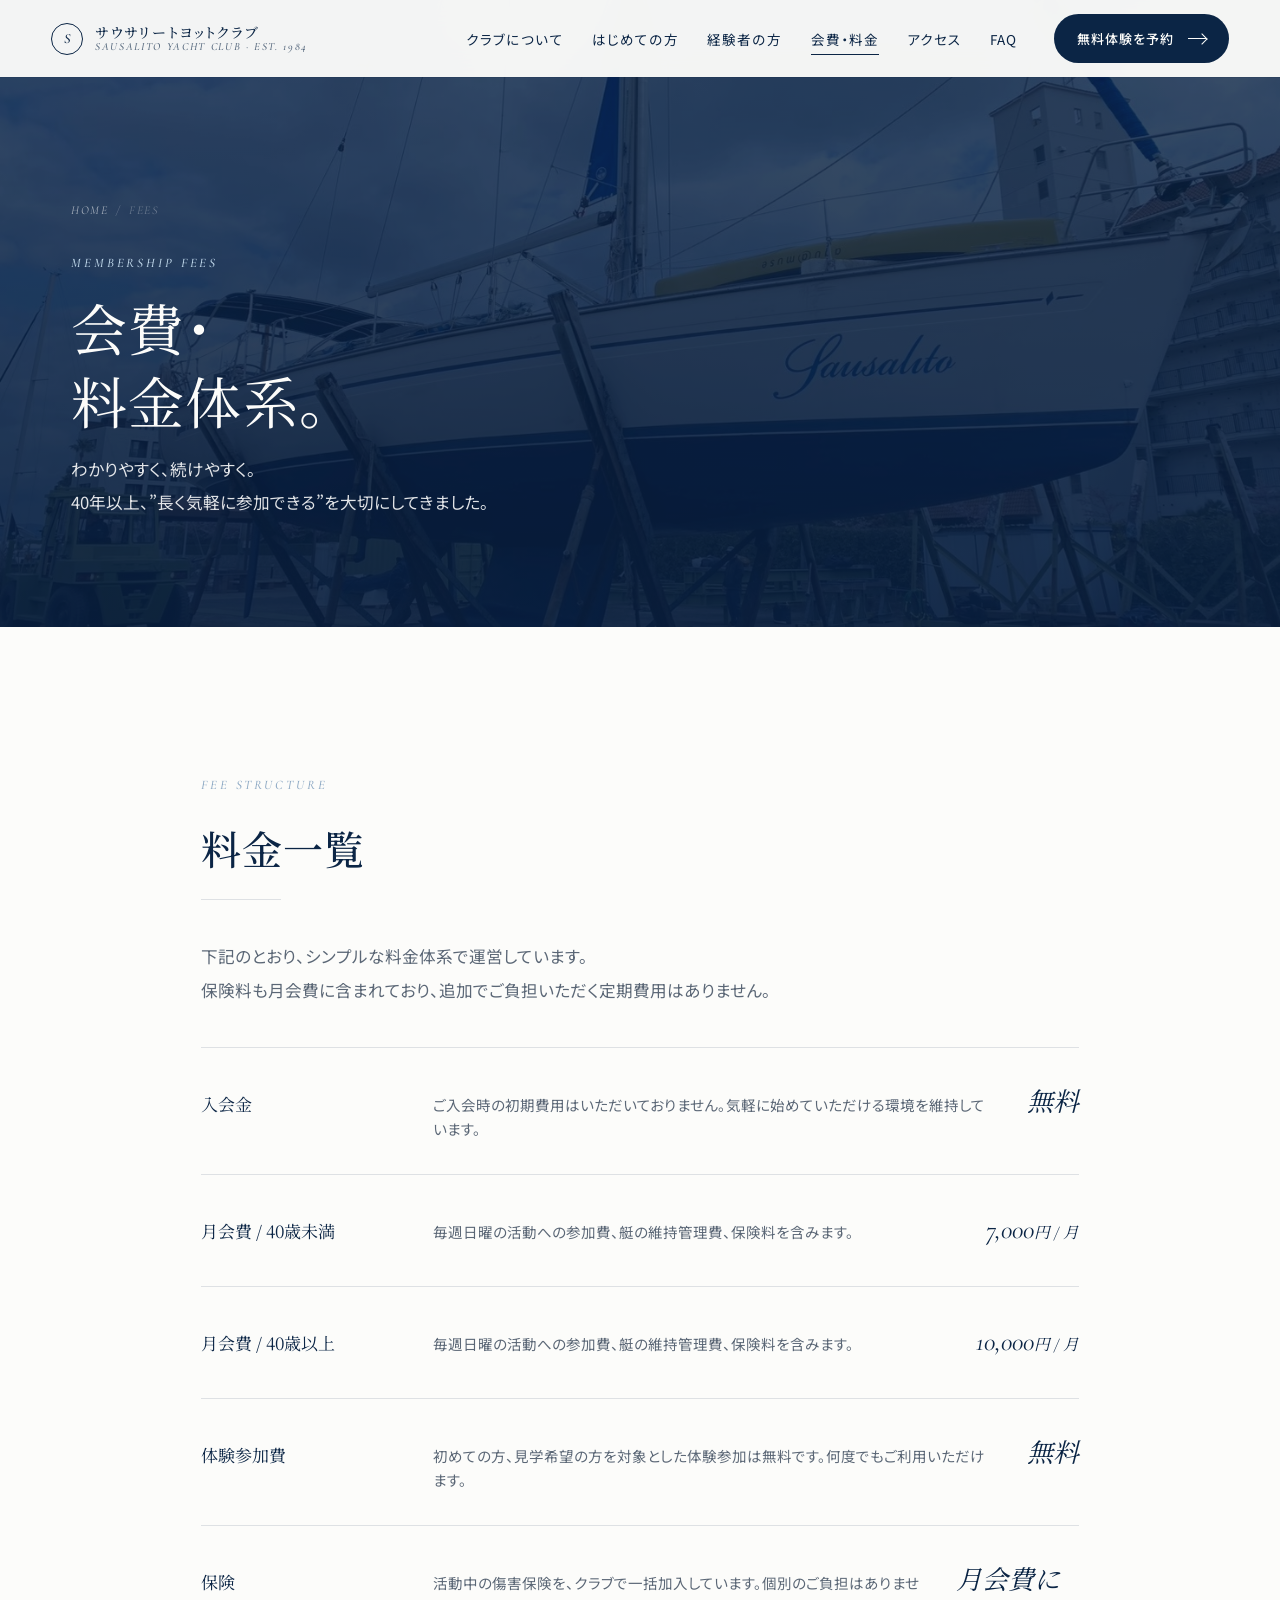
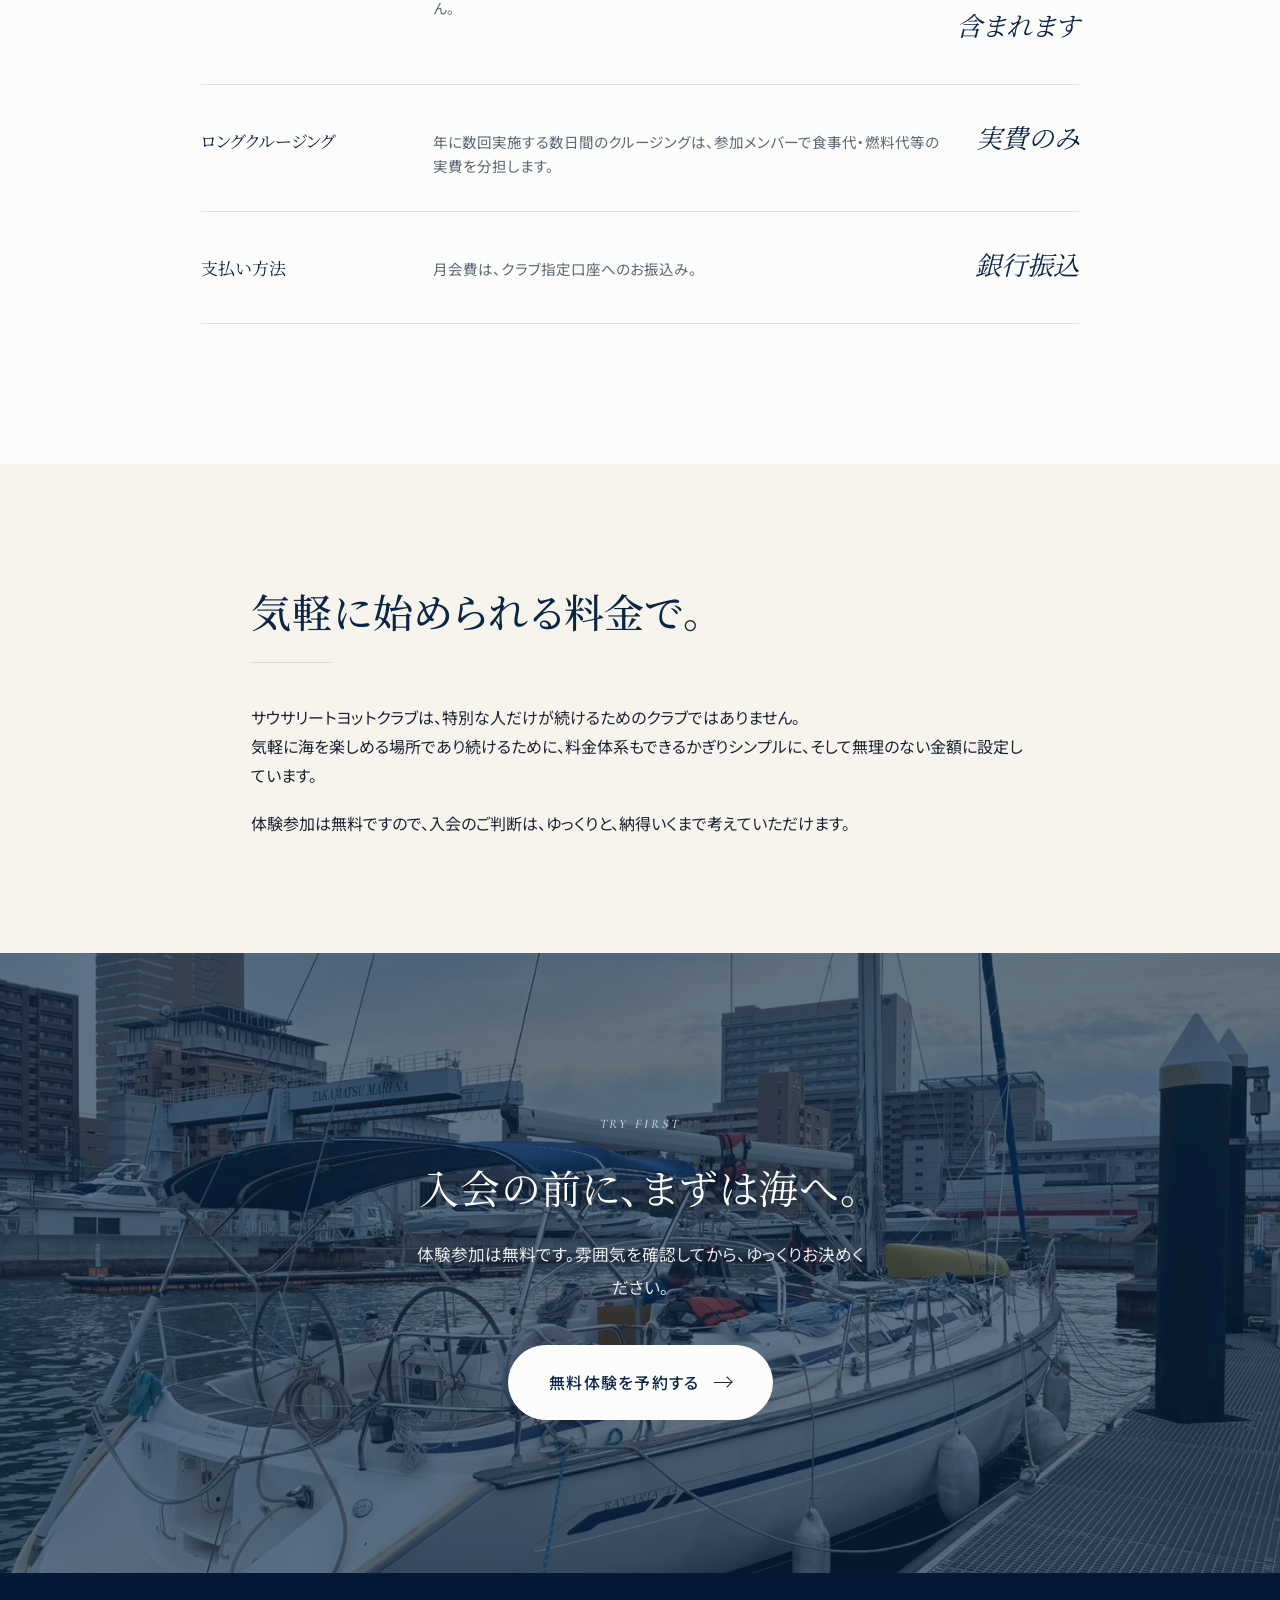
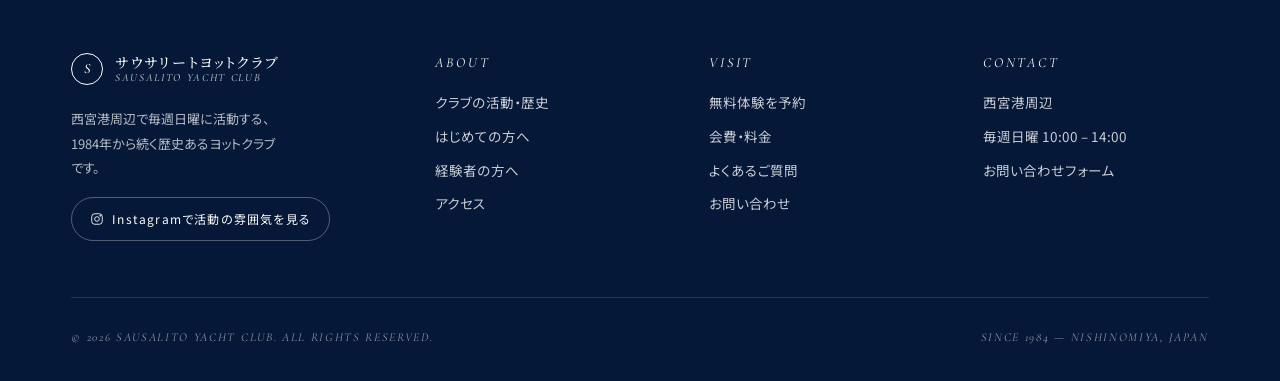
<file: fees.html>
<!DOCTYPE html>
<html lang="ja">
<head>
  <!-- Google tag (gtag.js) -->
<script async src="https://www.googletagmanager.com/gtag/js?id=G-8HQCJJ628S"></script>
<script>
  window.dataLayer = window.dataLayer || [];
  function gtag(){dataLayer.push(arguments);}
  gtag('js', new Date());

  gtag('config', 'G-8HQCJJ628S');
</script>
<meta charset="UTF-8" />
<meta name="viewport" content="width=device-width, initial-scale=1.0" />
<title>会費・料金体系 | サウサリートヨットクラブ</title>
<meta name="description" content="入会金無料、体験参加無料。月会費は40歳未満7,000円、40歳以上10,000円(保険料込み)。サウサリートヨットクラブの会費・料金体系を分かりやすくご案内します。" />
<meta name="theme-color" content="#0B2545" />
<meta property="og:type" content="website" />
<meta property="og:title" content="会費・料金体系 | サウサリートヨットクラブ" />
<meta property="og:description" content="入会金無料、体験参加無料。月会費は40歳未満7,000円、40歳以上10,000円(保険料込み)。サウサリートヨットクラブの会費・料金体系を分かりやすくご案内します。" />
<meta property="og:image" content="https://sausalito-yc.github.io/yacht/assets/images/marina.jpg" />
<link rel="preconnect" href="https://fonts.googleapis.com" />
<link rel="preconnect" href="https://fonts.gstatic.com" crossorigin />
<link href="https://fonts.googleapis.com/css2?family=Cormorant+Garamond:ital,wght@0,400;0,500;1,400;1,500&family=Noto+Sans+JP:wght@300;400;500;700&family=Noto+Serif+JP:wght@300;400;500;600&display=swap" rel="stylesheet" />
<!-- seo:block -->
<meta name="robots" content="index,follow,max-snippet:-1,max-image-preview:large,max-video-preview:-1" />
<meta name="googlebot" content="index,follow" />
<meta name="keywords" content="ヨットクラブ 月会費,ヨットクラブ 入会金,ヨット 体験 無料,ヨットクラブ 料金,セーリングクラブ 会費,西宮 ヨット 費用,ヨットクラブ 相場,ヨットクラブ 会費" />
<meta name="author" content="サウサリートヨットクラブ" />
<meta name="format-detection" content="telephone=no" />
<link rel="canonical" href="https://sausalito-yc.github.io/yacht/fees.html" />
<link rel="alternate" hreflang="ja" href="https://sausalito-yc.github.io/yacht/fees.html" />
<link rel="alternate" hreflang="x-default" href="https://sausalito-yc.github.io/yacht/fees.html" />
<link rel="icon" type="image/svg+xml" href="assets/favicon.svg" />
<link rel="apple-touch-icon" href="assets/favicon.svg" />
<link rel="manifest" href="manifest.webmanifest" />
<meta property="og:locale" content="ja_JP" />
<meta property="og:site_name" content="サウサリートヨットクラブ" />
<meta property="og:url" content="https://sausalito-yc.github.io/yacht/fees.html" />
<meta property="og:image:width" content="2400" />
<meta property="og:image:height" content="1350" />
<meta property="og:image:alt" content="海を進むヨットの写真" />
<meta name="twitter:card" content="summary_large_image" />
<meta name="twitter:title" content="会費・料金体系 | サウサリートヨットクラブ" />
<meta name="twitter:description" content="入会金無料、体験参加無料。月会費は40歳未満7,000円、40歳以上10,000円(保険料込み)。サウサリートヨットクラブの会費・料金体系を分かりやすくご案内します。" />
<meta name="twitter:image" content="https://sausalito-yc.github.io/yacht/assets/images/marina.jpg" />
<meta name="geo.region" content="JP-28" />
<meta name="geo.placename" content="西宮市" />
<meta name="geo.position" content="34.7184;135.3441" />
<meta name="ICBM" content="34.7184, 135.3441" />
<script type="application/ld+json">
{
  "@context": "https://schema.org",
  "@type": "SportsClub",
  "@id": "https://sausalito-yc.github.io/yacht/#organization",
  "name": "サウサリートヨットクラブ",
  "alternateName": "Sausalito Yacht Club",
  "url": "https://sausalito-yc.github.io/yacht/",
  "logo": "https://sausalito-yc.github.io/yacht/assets/favicon.svg",
  "image": "https://sausalito-yc.github.io/yacht/assets/images/hero-main.jpg",
  "description": "西宮港周辺で毎週日曜に活動する、1984年から続くヨットクラブ。クルージング中心の心地よい時間を、初心者にも経験者にも。",
  "foundingDate": "1984",
  "sport": "Sailing",
  "areaServed": {
    "@type": "Place",
    "name": "西宮港・大阪湾",
    "address": {
      "@type": "PostalAddress",
      "addressCountry": "JP",
      "addressRegion": "兵庫県",
      "addressLocality": "西宮市"
    }
  },
  "location": {
    "@type": "Place",
    "name": "西宮港周辺",
    "address": {
      "@type": "PostalAddress",
      "addressCountry": "JP",
      "addressRegion": "兵庫県",
      "addressLocality": "西宮市"
    }
  },
  "sameAs": [
    "https://instagram.com/sailingyacht4714/sailingyacht4714/"
  ],
  "contactPoint": {
    "@type": "ContactPoint",
    "contactType": "customer support",
    "areaServed": "JP",
    "availableLanguage": [
      "ja"
    ],
    "url": "https://sausalito-yc.github.io/yacht/contact.html"
  }
}
</script>
<script type="application/ld+json">
{
  "@context": "https://schema.org",
  "@type": "BreadcrumbList",
  "itemListElement": [
    {
      "@type": "ListItem",
      "position": 1,
      "name": "ホーム",
      "item": "https://sausalito-yc.github.io/yacht/"
    },
    {
      "@type": "ListItem",
      "position": 2,
      "name": "会費・料金",
      "item": "https://sausalito-yc.github.io/yacht/fees.html"
    }
  ]
}
</script>
<!-- /seo:block -->
<!-- seo:extra -->
<script type="application/ld+json">
{
  "@context": "https://schema.org",
  "@type": "Product",
  "name": "サウサリートヨットクラブ 会員",
  "description": "西宮港周辺で毎週日曜に活動するヨットクラブの会員制度。月会費に保険料込み。入会金・体験参加費は無料。",
  "brand": {
    "@id": "https://sausalito-yc.github.io/yacht/#organization"
  },
  "offers": [
    {
      "@type": "Offer",
      "name": "月会費(40歳未満)",
      "price": "7000",
      "priceCurrency": "JPY",
      "priceSpecification": {
        "@type": "UnitPriceSpecification",
        "price": "7000",
        "priceCurrency": "JPY",
        "billingDuration": "P1M",
        "unitText": "月"
      },
      "url": "https://sausalito-yc.github.io/yacht/fees.html"
    },
    {
      "@type": "Offer",
      "name": "月会費(40歳以上)",
      "price": "10000",
      "priceCurrency": "JPY",
      "priceSpecification": {
        "@type": "UnitPriceSpecification",
        "price": "10000",
        "priceCurrency": "JPY",
        "billingDuration": "P1M",
        "unitText": "月"
      },
      "url": "https://sausalito-yc.github.io/yacht/fees.html"
    },
    {
      "@type": "Offer",
      "name": "入会金",
      "price": "0",
      "priceCurrency": "JPY",
      "url": "https://sausalito-yc.github.io/yacht/fees.html"
    },
    {
      "@type": "Offer",
      "name": "体験参加費",
      "price": "0",
      "priceCurrency": "JPY",
      "url": "https://sausalito-yc.github.io/yacht/trial.html"
    }
  ]
}
</script>
<!-- /seo:extra -->
<link rel="stylesheet" href="assets/css/style.css" />
</head>
<body>

<header class="site-header" role="banner">
  <a href="index.html" class="brand"><span class="brand-mark">S</span><span class="brand-text"><span class="jp">サウサリートヨットクラブ</span><span class="en">SAUSALITO YACHT CLUB &middot; EST. 1984</span></span></a>
  <button class="nav-toggle" aria-expanded="false" aria-label="メニューを開く" aria-controls="primary-nav"><span></span><span></span><span></span></button>
  <nav class="nav" id="primary-nav">
    <ul class="nav-list">
      <li><a href="about.html">クラブについて</a></li>
      <li><a href="beginners.html">はじめての方</a></li>
      <li><a href="experienced.html">経験者の方</a></li>
      <li><a href="fees.html" class="is-active">会費・料金</a></li>
      <li><a href="access.html">アクセス</a></li>
      <li><a href="faq.html">FAQ</a></li>
    </ul>
    <a href="trial.html" class="btn btn-primary">無料体験を予約<span class="arrow"></span></a>
  </nav>
</header>

<main>

<section class="page-hero">
  <div class="page-hero-media" style="background-image:url('assets/images/img_sa3.jpg')"></div>
  <div class="container">
    <div class="breadcrumb"><a href="index.html">HOME</a><span>/</span><span>FEES</span></div>
    <span class="eyebrow">Membership Fees</span>
    <h1>会費・<br />料金体系。</h1>
    <p class="lead">わかりやすく、続けやすく。<br />40年以上、”長く気軽に参加できる”を大切にしてきました。</p>
  </div>
</section>

<section class="section">
  <div class="container" style="max-width: 980px;">
    <div class="reveal">
      <span class="eyebrow">Fee structure</span>
      <h2 class="mt-2">料金一覧</h2>
      <hr class="divider mt-2" />
      <p class="lead mt-3 muted">下記のとおり、シンプルな料金体系で運営しています。<br />保険料も月会費に含まれており、追加でご負担いただく定期費用はありません。</p>
    </div>

    <div class="price-table mt-3 reveal">
      <div class="price-row">
        <div class="label">入会金</div>
        <div class="desc">ご入会時の初期費用はいただいておりません。気軽に始めていただける環境を維持しています。</div>
        <div class="value">無料<span style="font-size:.6em;"></span></div>
      </div>
      <div class="price-row">
        <div class="label">月会費 / 40歳未満</div>
        <div class="desc">毎週日曜の活動への参加費、艇の維持管理費、保険料を含みます。</div>
        <div class="value">7,000<span style="font-size:.6em;">円 / 月</span></div>
      </div>
      <div class="price-row">
        <div class="label">月会費 / 40歳以上</div>
        <div class="desc">毎週日曜の活動への参加費、艇の維持管理費、保険料を含みます。</div>
        <div class="value">10,000<span style="font-size:.6em;">円 / 月</span></div>
      </div>
      <div class="price-row">
        <div class="label">体験参加費</div>
        <div class="desc">初めての方、見学希望の方を対象とした体験参加は無料です。何度でもご利用いただけます。</div>
        <div class="value">無料</div>
      </div>
      <div class="price-row">
        <div class="label">保険</div>
        <div class="desc">活動中の傷害保険を、クラブで一括加入しています。個別のご負担はありません。</div>
        <div class="value">月会費に<br />含まれます</div>
      </div>
      <div class="price-row">
        <div class="label">ロングクルージング</div>
        <div class="desc">年に数回実施する数日間のクルージングは、参加メンバーで食事代・燃料代等の実費を分担します。</div>
        <div class="value">実費のみ</div>
      </div>
      <div class="price-row">
        <div class="label">支払い方法</div>
        <div class="desc">月会費は、クラブ指定口座へのお振込み。</div>
        <div class="value">銀行振込</div>
      </div>
    </div>

  </div>
</section>

<!-- Note -->
<section class="section-tight" style="background: var(--paper);">
  <div class="container" style="max-width: 880px;">
    <div class="reveal">
      <h2 class="mt-2">気軽に始められる料金で。</h2>
      <hr class="divider mt-2" />
      <p class="mt-3">
        サウサリートヨットクラブは、特別な人だけが続けるためのクラブではありません。<br />
        気軽に海を楽しめる場所であり続けるために、料金体系もできるかぎりシンプルに、そして無理のない金額に設定しています。
      </p>
      <p>
        体験参加は無料ですので、入会のご判断は、ゆっくりと、納得いくまで考えていただけます。
      </p>
    </div>
  </div>
</section>

<section class="cta-band">
  <div class="container">
    <div class="reveal">
      <span class="eyebrow" style="color: var(--pale-blue);">Try first</span>
      <h2 class="mt-2">入会の前に、まずは海へ。</h2>
      <p class="lead">体験参加は無料です。雰囲気を確認してから、ゆっくりお決めください。</p>
      <a href="trial.html" class="btn btn-light btn-large">無料体験を予約する<span class="arrow"></span></a>
    </div>
  </div>
</section>

</main>

<footer class="site-footer" role="contentinfo">
  <div class="container">
    <div class="footer-grid">
      <div class="footer-brand">
        <a href="index.html" class="brand"><span class="brand-mark">S</span><span class="brand-text"><span class="jp">サウサリートヨットクラブ</span><span class="en">SAUSALITO YACHT CLUB</span></span></a>
        <p>西宮港周辺で毎週日曜に活動する、1984年から続く歴史あるヨットクラブです。</p>
        <a href="https://instagram.com/sailingyacht4714/sailingyacht4714/" target="_blank" rel="noopener" class="social"><svg xmlns="http://www.w3.org/2000/svg" viewBox="0 0 24 24" fill="none" stroke="currentColor" stroke-width="1.5"><rect x="3" y="3" width="18" height="18" rx="5"/><circle cx="12" cy="12" r="4"/><circle cx="17.5" cy="6.5" r=".8" fill="currentColor"/></svg>Instagramで活動の雰囲気を見る</a>
      </div>
      <div><h4>About</h4><ul><li><a href="about.html">クラブの活動・歴史</a></li><li><a href="beginners.html">はじめての方へ</a></li><li><a href="experienced.html">経験者の方へ</a></li><li><a href="access.html">アクセス</a></li></ul></div>
      <div><h4>Visit</h4><ul><li><a href="trial.html">無料体験を予約</a></li><li><a href="fees.html">会費・料金</a></li><li><a href="faq.html">よくあるご質問</a></li><li><a href="contact.html">お問い合わせ</a></li></ul></div>
      <div><h4>Contact</h4><ul><li>西宮港周辺</li><li>毎週日曜 10:00 &ndash; 14:00</li><li><a href="contact.html">お問い合わせフォーム</a></li></ul></div>
    </div>
    <div class="footer-bottom">
      <span>&copy; <span data-year>2025</span> SAUSALITO YACHT CLUB. ALL RIGHTS RESERVED.</span>
      <span>SINCE 1984 &mdash; NISHINOMIYA, JAPAN</span>
    </div>
  </div>
</footer>

<script src="assets/js/main.js"></script>
</body>
</html>
</file>
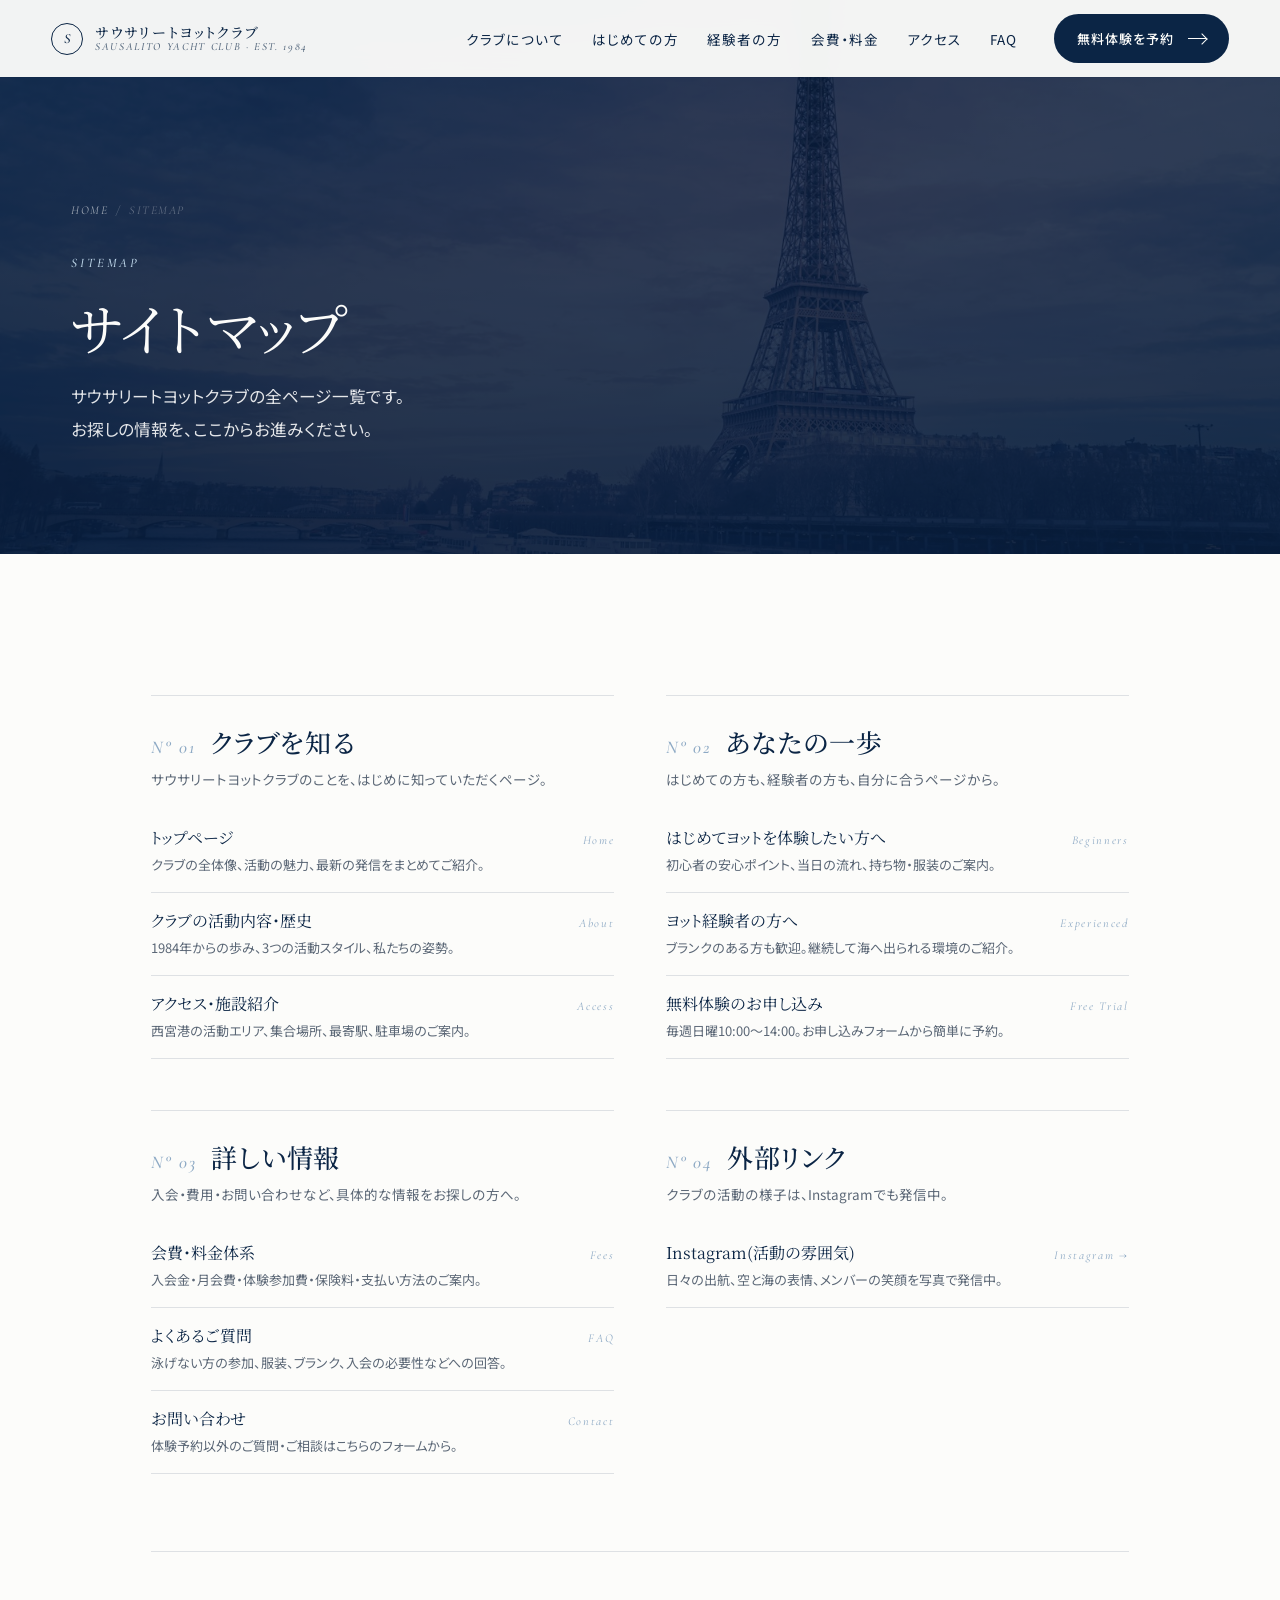
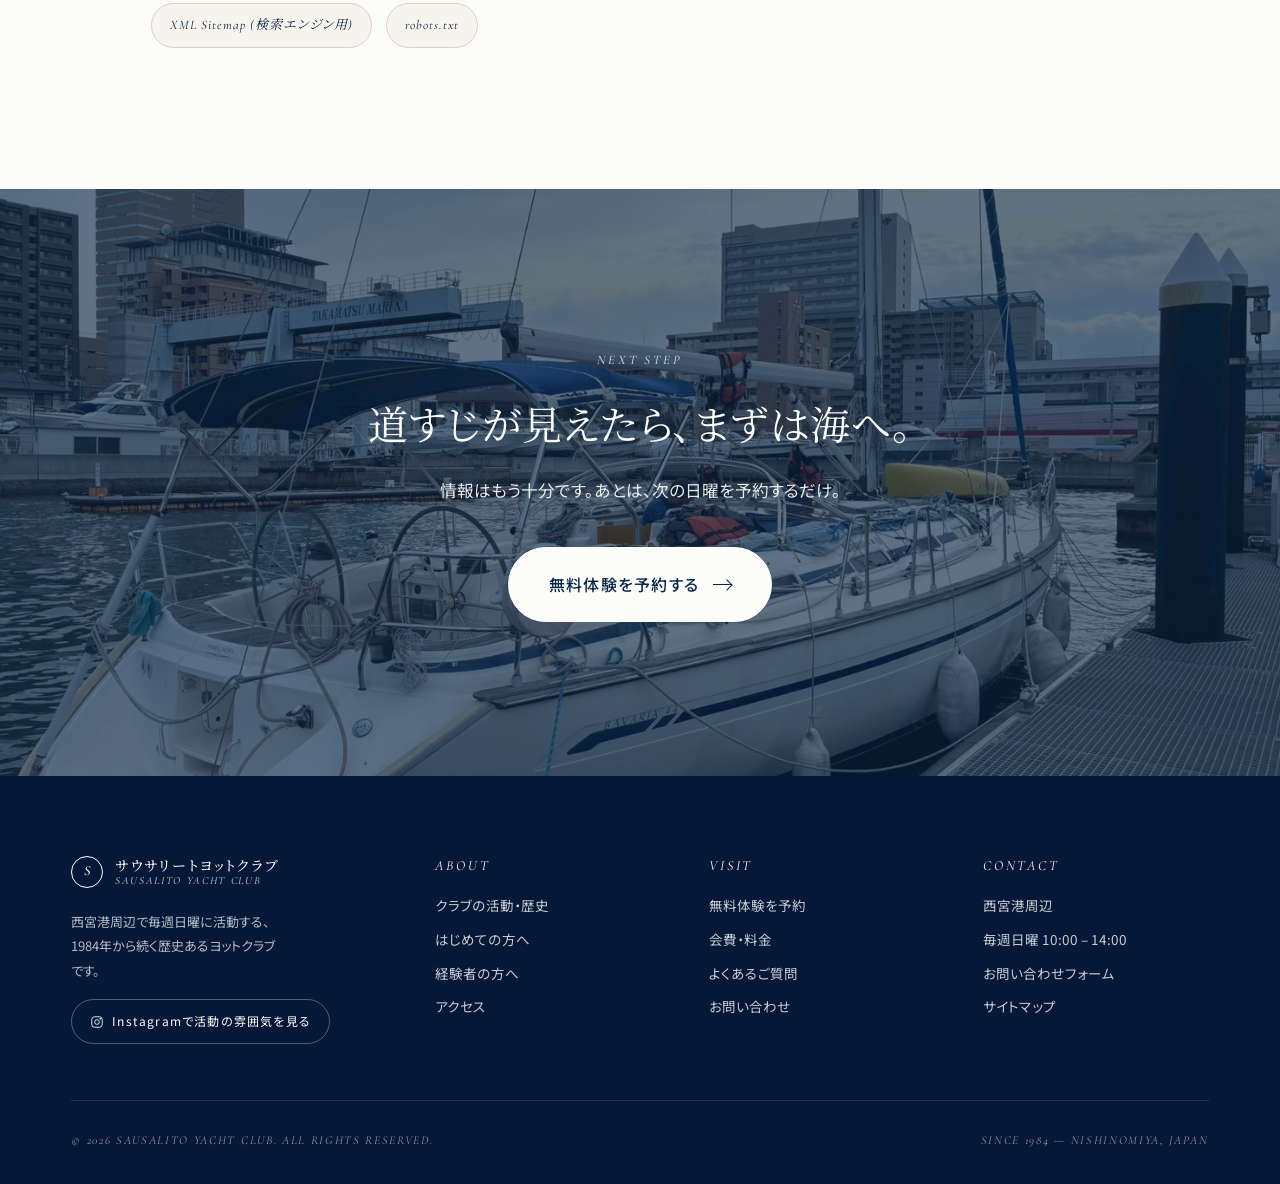
<file: sitemap.html>
<!DOCTYPE html>
<html lang="ja">
<head>
<!-- Google tag (gtag.js) -->
<script async src="https://www.googletagmanager.com/gtag/js?id=G-8HQCJJ628S"></script>
<script>
  window.dataLayer = window.dataLayer || [];
  function gtag(){dataLayer.push(arguments);}
  gtag('js', new Date());
  gtag('config', 'G-8HQCJJ628S');
</script>
<meta charset="UTF-8" />
<meta name="viewport" content="width=device-width, initial-scale=1.0" />
<title>サイトマップ | サウサリートヨットクラブ</title>
<meta name="description" content="サウサリートヨットクラブの全ページ一覧。トップ・クラブ紹介・はじめての方・経験者の方・無料体験・会費・アクセス・FAQ・お問い合わせのリンクを掲載しています。" />
<meta name="theme-color" content="#0B2545" />
<meta name="robots" content="index,follow" />
<link rel="canonical" href="https://sausalito-yc.github.io/yacht/sitemap.html" />
<link rel="alternate" hreflang="ja" href="https://sausalito-yc.github.io/yacht/sitemap.html" />
<meta property="og:type" content="website" />
<meta property="og:locale" content="ja_JP" />
<meta property="og:site_name" content="サウサリートヨットクラブ" />
<meta property="og:title" content="サイトマップ | サウサリートヨットクラブ" />
<meta property="og:description" content="サウサリートヨットクラブの全ページ一覧。" />
<meta property="og:url" content="https://sausalito-yc.github.io/yacht/sitemap.html" />
<meta property="og:image" content="https://sausalito-yc.github.io/yacht/assets/images/horizon.jpg" />
<link rel="icon" type="image/svg+xml" href="assets/favicon.svg" />
<link rel="apple-touch-icon" href="assets/favicon.svg" />
<link rel="manifest" href="manifest.webmanifest" />
<link rel="preconnect" href="https://fonts.googleapis.com" />
<link rel="preconnect" href="https://fonts.gstatic.com" crossorigin />
<link href="https://fonts.googleapis.com/css2?family=Cormorant+Garamond:ital,wght@0,400;0,500;1,400;1,500&family=Noto+Sans+JP:wght@300;400;500;700&family=Noto+Serif+JP:wght@300;400;500;600&display=swap" rel="stylesheet" />
<link rel="stylesheet" href="assets/css/style.css" />
<style>
  .sitemap-grid { display: grid; grid-template-columns: repeat(2, 1fr); gap: clamp(28px, 4vw, 56px); }
  @media (max-width: 720px) { .sitemap-grid { grid-template-columns: 1fr; } }
  .sitemap-group { border-top: 1px solid var(--line-dark); padding-top: 28px; }
  .sitemap-group h2 {
    font-size: clamp(20px, 2.2vw, 26px);
    margin-bottom: 8px;
    display: flex; align-items: baseline; gap: 14px;
  }
  .sitemap-group h2 .num {
    font-family: var(--display); font-style: italic;
    font-size: 18px; color: var(--soft-blue);
    letter-spacing: .12em;
  }
  .sitemap-group > p.muted { font-size: 13.5px; margin-bottom: 18px; }
  .sitemap-list { list-style: none; padding: 0; margin: 0; }
  .sitemap-list li {
    padding: 16px 0;
    border-bottom: 1px solid var(--line-dark);
  }
  .sitemap-list a {
    display: flex; align-items: baseline; justify-content: space-between;
    gap: 16px;
    color: var(--navy);
    font-family: var(--serif);
    font-size: 16px;
    line-height: 1.5;
  }
  .sitemap-list a .label-text { flex: 1; }
  .sitemap-list a .label-en {
    font-family: var(--display); font-style: italic;
    font-size: 12px; letter-spacing: .14em;
    color: var(--soft-blue);
    white-space: nowrap;
  }
  .sitemap-list a:hover { opacity: .65; }
  .sitemap-list li small {
    display: block;
    margin-top: 4px;
    color: var(--text-mute);
    font-family: var(--sans);
    font-size: 13px;
    line-height: 1.7;
  }
  .resources-row {
    margin-top: clamp(48px, 6vw, 80px);
    padding-top: clamp(32px, 4vw, 56px);
    border-top: 1px solid var(--line-dark);
    display: flex; flex-wrap: wrap; gap: 14px;
  }
  .resources-row a {
    display: inline-flex; align-items: center; gap: 8px;
    padding: 10px 18px;
    border: 1px solid var(--line);
    background: var(--paper);
    font-size: 13px;
    color: var(--navy);
    border-radius: 999px;
    font-family: var(--display);
    font-style: italic;
    letter-spacing: .08em;
  }
  .resources-row a:hover { background: var(--navy); color: var(--white); opacity: 1; border-color: var(--navy); }
</style>
</head>
<body>

<header class="site-header" role="banner">
  <a href="index.html" class="brand" aria-label="サウサリートヨットクラブ ホーム">
    <span class="brand-mark">S</span>
    <span class="brand-text">
      <span class="jp">サウサリートヨットクラブ</span>
      <span class="en">SAUSALITO YACHT CLUB &middot; EST. 1984</span>
    </span>
  </a>
  <button class="nav-toggle" aria-expanded="false" aria-label="メニューを開く" aria-controls="primary-nav">
    <span></span><span></span><span></span>
  </button>
  <nav class="nav" id="primary-nav" role="navigation" aria-label="メインナビゲーション">
    <ul class="nav-list">
      <li><a href="about.html">クラブについて</a></li>
      <li><a href="beginners.html">はじめての方</a></li>
      <li><a href="experienced.html">経験者の方</a></li>
      <li><a href="fees.html">会費・料金</a></li>
      <li><a href="access.html">アクセス</a></li>
      <li><a href="faq.html">FAQ</a></li>
    </ul>
    <a href="trial.html" class="btn btn-primary">無料体験を予約<span class="arrow"></span></a>
  </nav>
</header>

<main>

<section class="page-hero">
  <div class="page-hero-media" style="background-image:url('assets/images/horizon.jpg')"></div>
  <div class="container">
    <div class="breadcrumb"><a href="index.html">HOME</a><span>/</span><span>SITEMAP</span></div>
    <span class="eyebrow">Sitemap</span>
    <h1>サイトマップ</h1>
    <p class="lead">サウサリートヨットクラブの全ページ一覧です。<br />お探しの情報を、ここからお進みください。</p>
  </div>
</section>

<section class="section">
  <div class="container" style="max-width: 1080px;">
    <div class="sitemap-grid">

      <!-- ========== Group 1: Get to know us ========== -->
      <div class="sitemap-group reveal">
        <h2><span class="num">N&deg; 01</span> クラブを知る</h2>
        <p class="muted">サウサリートヨットクラブのことを、はじめに知っていただくページ。</p>
        <ul class="sitemap-list">
          <li>
            <a href="index.html">
              <span class="label-text">トップページ</span>
              <span class="label-en">Home</span>
            </a>
            <small>クラブの全体像、活動の魅力、最新の発信をまとめてご紹介。</small>
          </li>
          <li>
            <a href="about.html">
              <span class="label-text">クラブの活動内容・歴史</span>
              <span class="label-en">About</span>
            </a>
            <small>1984年からの歩み、3つの活動スタイル、私たちの姿勢。</small>
          </li>
          <li>
            <a href="access.html">
              <span class="label-text">アクセス・施設紹介</span>
              <span class="label-en">Access</span>
            </a>
            <small>西宮港の活動エリア、集合場所、最寄駅、駐車場のご案内。</small>
          </li>
        </ul>
      </div>

      <!-- ========== Group 2: For you ========== -->
      <div class="sitemap-group reveal delay-1">
        <h2><span class="num">N&deg; 02</span> あなたの一歩</h2>
        <p class="muted">はじめての方も、経験者の方も、自分に合うページから。</p>
        <ul class="sitemap-list">
          <li>
            <a href="beginners.html">
              <span class="label-text">はじめてヨットを体験したい方へ</span>
              <span class="label-en">Beginners</span>
            </a>
            <small>初心者の安心ポイント、当日の流れ、持ち物・服装のご案内。</small>
          </li>
          <li>
            <a href="experienced.html">
              <span class="label-text">ヨット経験者の方へ</span>
              <span class="label-en">Experienced</span>
            </a>
            <small>ブランクのある方も歓迎。継続して海へ出られる環境のご紹介。</small>
          </li>
          <li>
            <a href="trial.html">
              <span class="label-text">無料体験のお申し込み</span>
              <span class="label-en">Free Trial</span>
            </a>
            <small>毎週日曜10:00〜14:00。お申し込みフォームから簡単に予約。</small>
          </li>
        </ul>
      </div>

      <!-- ========== Group 3: Information ========== -->
      <div class="sitemap-group reveal">
        <h2><span class="num">N&deg; 03</span> 詳しい情報</h2>
        <p class="muted">入会・費用・お問い合わせなど、具体的な情報をお探しの方へ。</p>
        <ul class="sitemap-list">
          <li>
            <a href="fees.html">
              <span class="label-text">会費・料金体系</span>
              <span class="label-en">Fees</span>
            </a>
            <small>入会金・月会費・体験参加費・保険料・支払い方法のご案内。</small>
          </li>
          <li>
            <a href="faq.html">
              <span class="label-text">よくあるご質問</span>
              <span class="label-en">FAQ</span>
            </a>
            <small>泳げない方の参加、服装、ブランク、入会の必要性などへの回答。</small>
          </li>
          <li>
            <a href="contact.html">
              <span class="label-text">お問い合わせ</span>
              <span class="label-en">Contact</span>
            </a>
            <small>体験予約以外のご質問・ご相談はこちらのフォームから。</small>
          </li>
        </ul>
      </div>

      <!-- ========== Group 4: External ========== -->
      <div class="sitemap-group reveal delay-1">
        <h2><span class="num">N&deg; 04</span> 外部リンク</h2>
        <p class="muted">クラブの活動の様子は、Instagramでも発信中。</p>
        <ul class="sitemap-list">
          <li>
            <a href="https://instagram.com/sailingyacht4714/sailingyacht4714/" target="_blank" rel="noopener">
              <span class="label-text">Instagram(活動の雰囲気)</span>
              <span class="label-en">Instagram &rarr;</span>
            </a>
            <small>日々の出航、空と海の表情、メンバーの笑顔を写真で発信中。</small>
          </li>
        </ul>
      </div>

    </div>

    <!-- 検索エンジン向けリソース -->
    <div class="resources-row reveal">
      <a href="sitemap.xml">XML Sitemap (検索エンジン用)</a>
      <a href="robots.txt">robots.txt</a>
    </div>
  </div>
</section>

<!-- Final CTA -->
<section class="cta-band">
  <div class="container">
    <div class="reveal">
      <span class="eyebrow" style="color: var(--pale-blue);">Next step</span>
      <h2 class="mt-2">道すじが見えたら、まずは海へ。</h2>
      <p class="lead">情報はもう十分です。あとは、次の日曜を予約するだけ。</p>
      <a href="trial.html" class="btn btn-light btn-large">無料体験を予約する<span class="arrow"></span></a>
    </div>
  </div>
</section>

</main>

<footer class="site-footer" role="contentinfo">
  <div class="container">
    <div class="footer-grid">
      <div class="footer-brand">
        <a href="index.html" class="brand"><span class="brand-mark">S</span><span class="brand-text"><span class="jp">サウサリートヨットクラブ</span><span class="en">SAUSALITO YACHT CLUB</span></span></a>
        <p>西宮港周辺で毎週日曜に活動する、1984年から続く歴史あるヨットクラブです。</p>
        <a href="https://instagram.com/sailingyacht4714/sailingyacht4714/" target="_blank" rel="noopener" class="social"><svg xmlns="http://www.w3.org/2000/svg" viewBox="0 0 24 24" fill="none" stroke="currentColor" stroke-width="1.5"><rect x="3" y="3" width="18" height="18" rx="5"/><circle cx="12" cy="12" r="4"/><circle cx="17.5" cy="6.5" r=".8" fill="currentColor"/></svg>Instagramで活動の雰囲気を見る</a>
      </div>
      <div><h4>About</h4><ul><li><a href="about.html">クラブの活動・歴史</a></li><li><a href="beginners.html">はじめての方へ</a></li><li><a href="experienced.html">経験者の方へ</a></li><li><a href="access.html">アクセス</a></li></ul></div>
      <div><h4>Visit</h4><ul><li><a href="trial.html">無料体験を予約</a></li><li><a href="fees.html">会費・料金</a></li><li><a href="faq.html">よくあるご質問</a></li><li><a href="contact.html">お問い合わせ</a></li></ul></div>
      <div><h4>Contact</h4><ul><li>西宮港周辺</li><li>毎週日曜 10:00 &ndash; 14:00</li><li><a href="contact.html">お問い合わせフォーム</a></li><li><a href="sitemap.html">サイトマップ</a></li></ul></div>
    </div>
    <div class="footer-bottom">
      <span>&copy; <span data-year>2025</span> SAUSALITO YACHT CLUB. ALL RIGHTS RESERVED.</span>
      <span>SINCE 1984 &mdash; NISHINOMIYA, JAPAN</span>
    </div>
  </div>
</footer>

<script src="assets/js/main.js"></script>
<script defer src="https://static.cloudflareinsights.com/beacon.min.js/v833ccba57c9e4d2798f2e76cebdd09a11778172276447" integrity="sha512-57MDmcccJXYtNnH+ZiBwzC4jb2rvgVCEokYN+L/nLlmO8rfYT/gIpW2A569iJ/3b+0UEasghjuZH/ma3wIs/EQ==" data-cf-beacon='{"version":"2024.11.0","token":"4edd5f8ec12a48cfa682ab8261b80a79","server_timing":{"name":{"cfCacheStatus":true,"cfEdge":true,"cfExtPri":true,"cfL4":true,"cfOrigin":true,"cfSpeedBrain":true},"location_startswith":null}}' crossorigin="anonymous"></script>
</body>
</html>
</file>
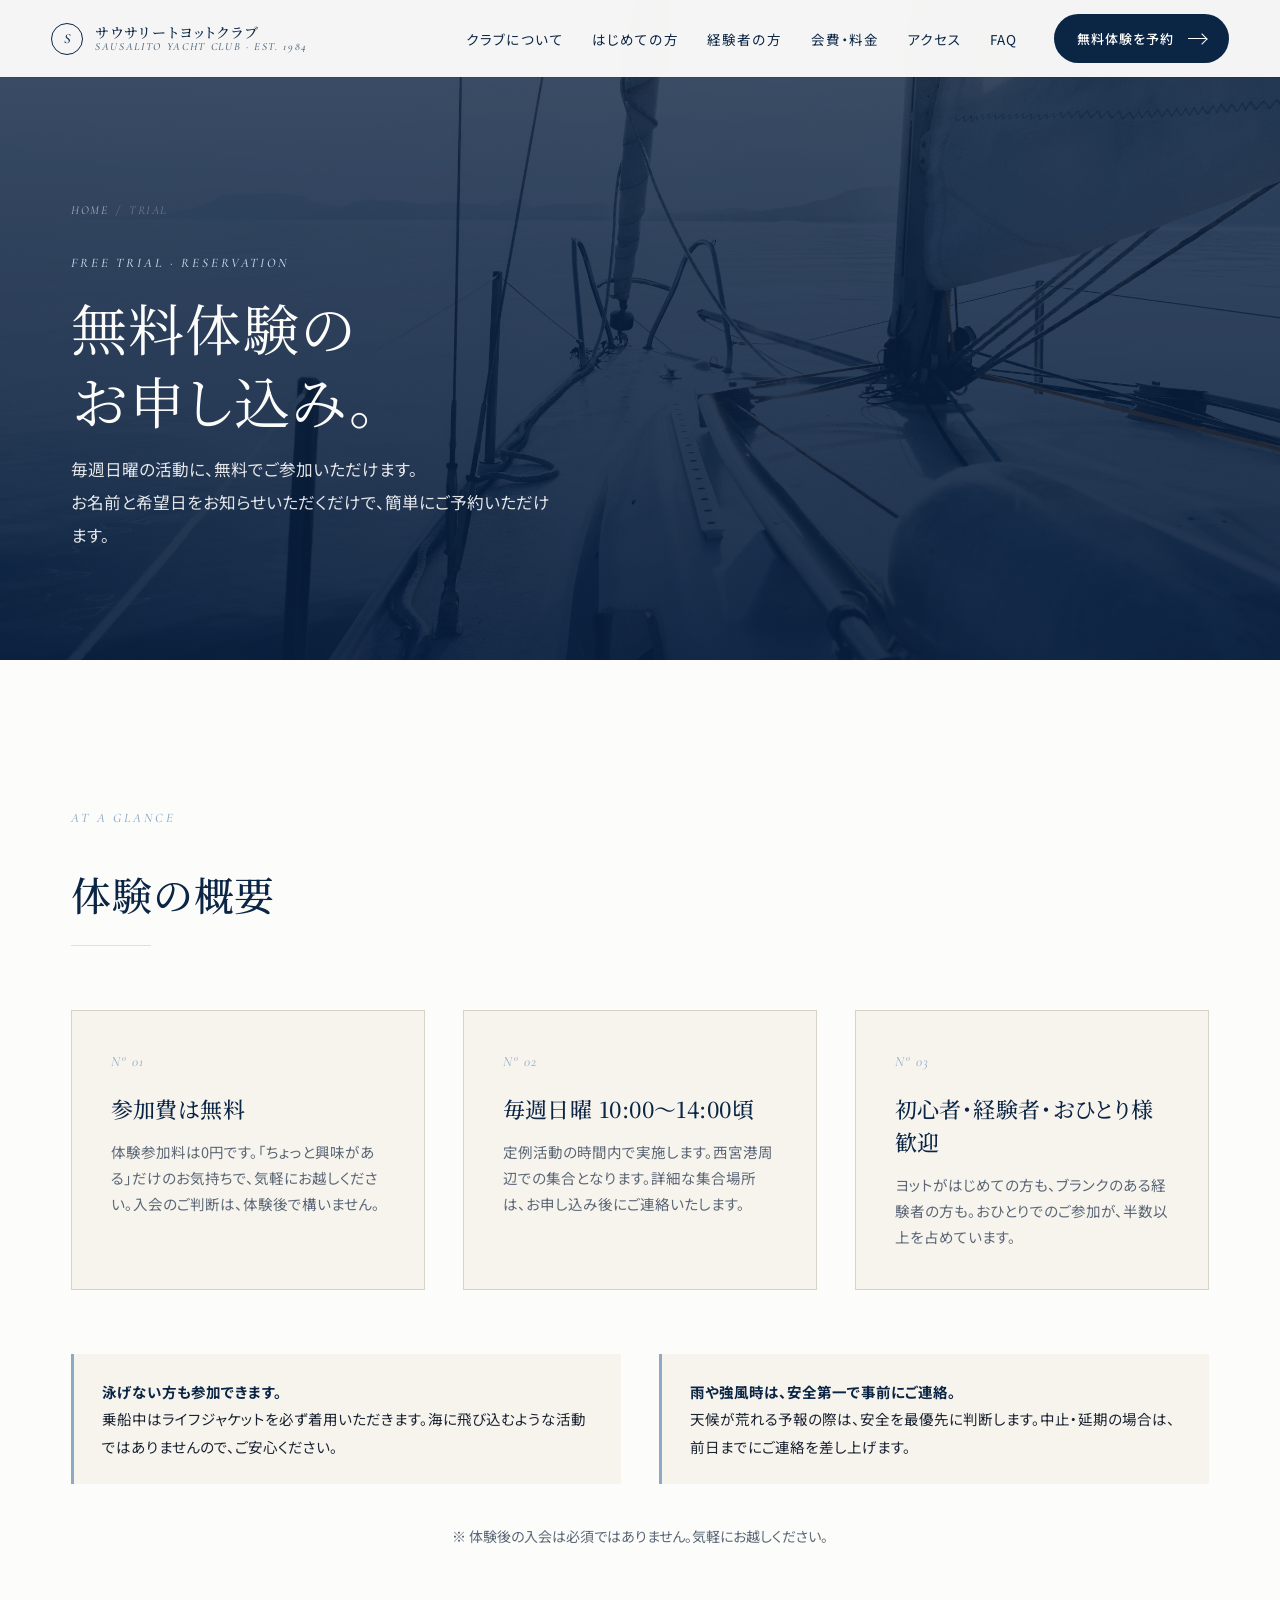
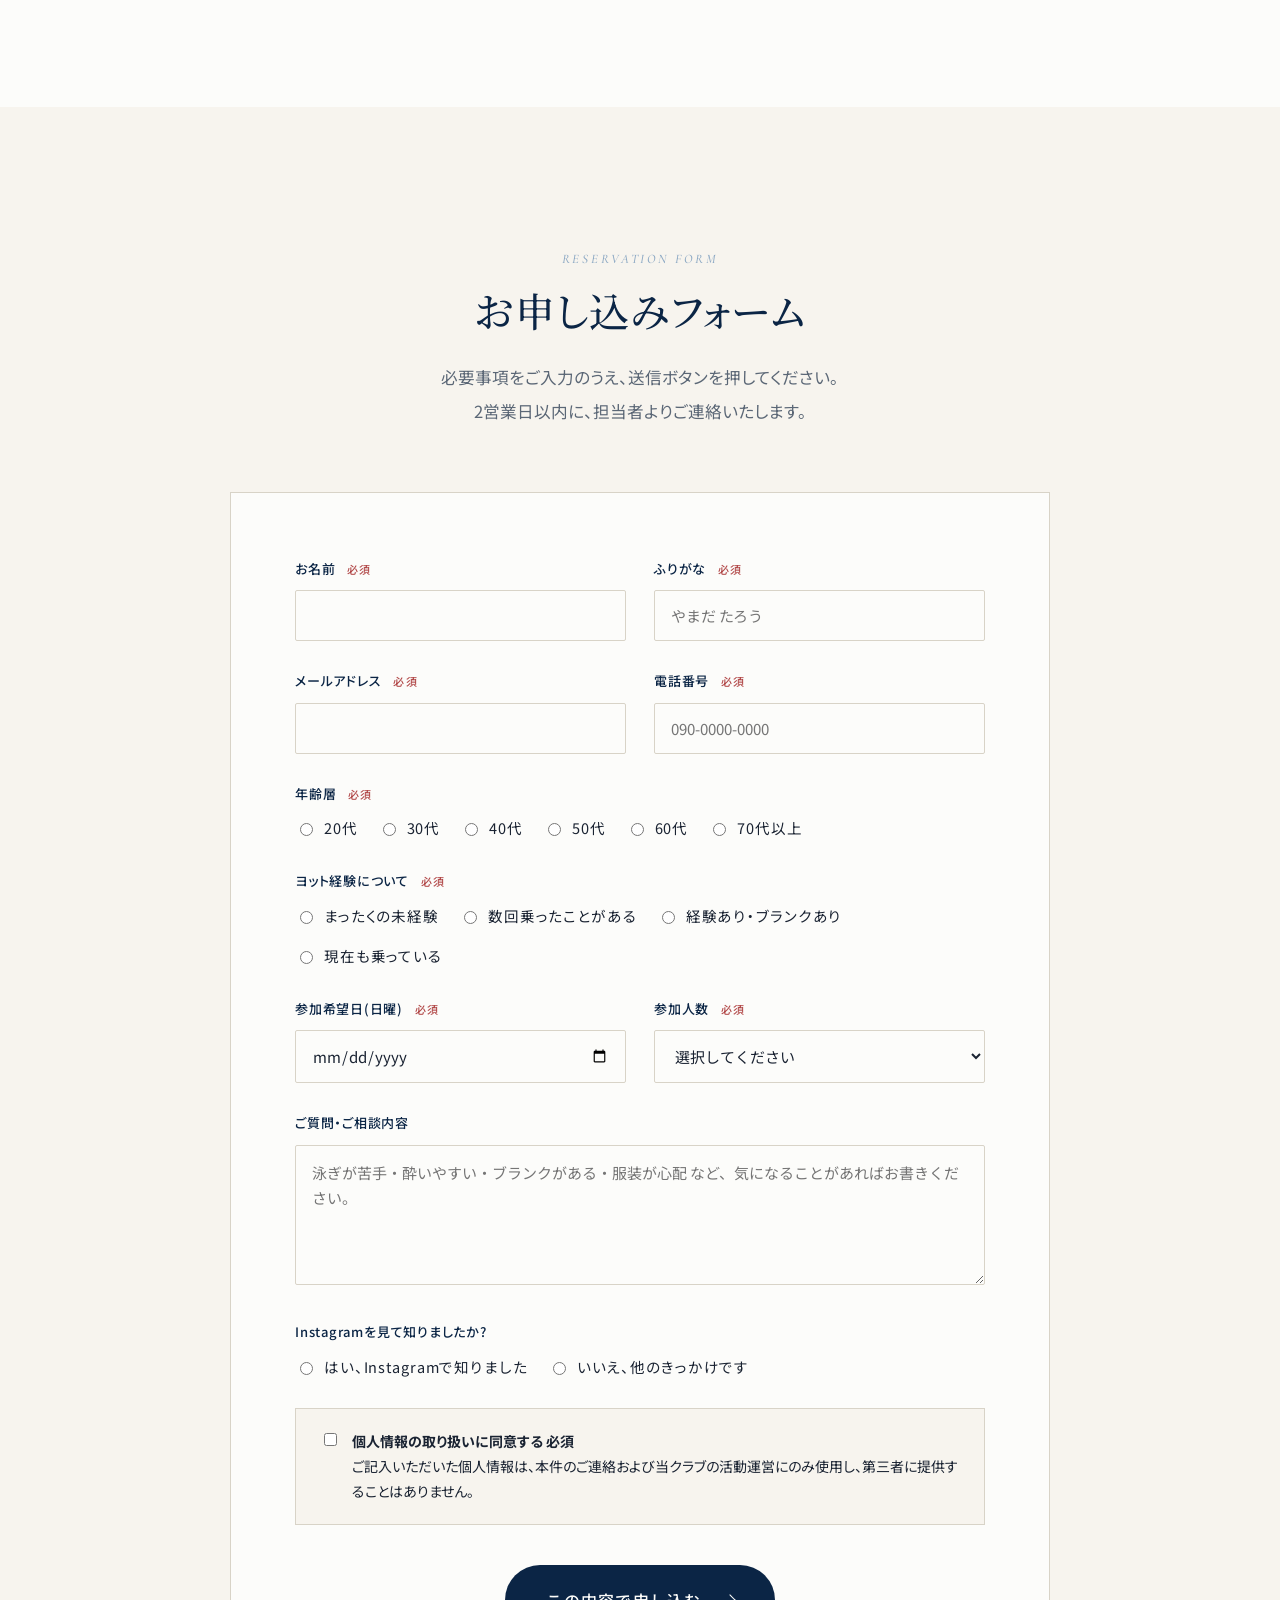
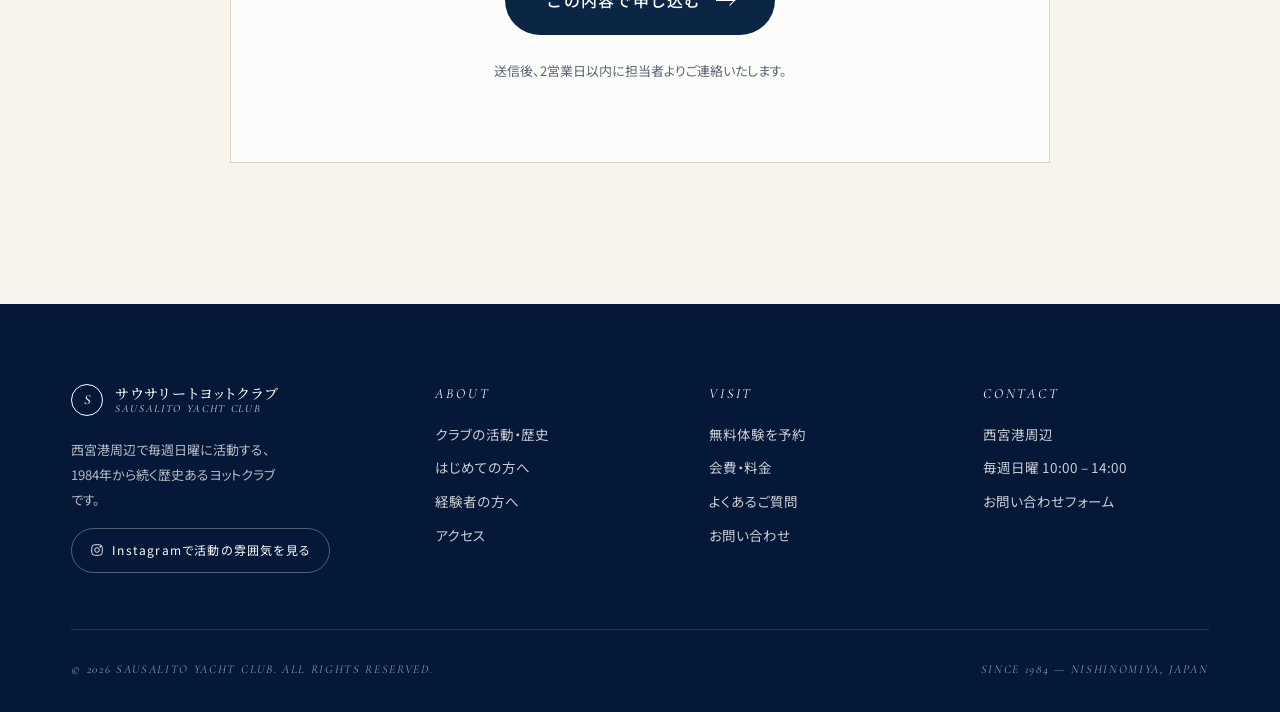
<file: trial.html>
<!DOCTYPE html>
<html lang="ja">
<head>
  <!-- Google tag (gtag.js) -->
<script async src="https://www.googletagmanager.com/gtag/js?id=G-8HQCJJ628S"></script>
<script>
  window.dataLayer = window.dataLayer || [];
  function gtag(){dataLayer.push(arguments);}
  gtag('js', new Date());

  gtag('config', 'G-8HQCJJ628S');
</script>
<meta charset="UTF-8" />
<meta name="viewport" content="width=device-width, initial-scale=1.0" />
<title>無料体験のお申し込み | サウサリートヨットクラブ</title>
<meta name="description" content="毎週日曜10:00〜14:00頃、西宮港周辺でヨット無料体験を実施。初心者・経験者・おひとり様歓迎、泳げない方も参加可。お申し込みフォームから簡単にご予約いただけます。" />
<meta name="theme-color" content="#0B2545" />
<meta property="og:type" content="website" />
<meta property="og:title" content="ヨット無料体験のお申し込み | 毎週日曜・西宮港" />
<meta property="og:description" content="毎週日曜10:00〜14:00頃、西宮港周辺でヨット無料体験を実施。初心者・経験者・おひとり様歓迎、泳げない方も参加可。お申し込みフォームから簡単にご予約いただけます。" />
<meta property="og:image" content="https://sausalito-yc.github.io/yacht/assets/images/hero-main.jpg" />
<link rel="preload" as="image" href="assets/images/hero-main.jpg" fetchpriority="high" />
<link rel="preconnect" href="https://fonts.googleapis.com" />
<link rel="preconnect" href="https://fonts.gstatic.com" crossorigin />
<link href="https://fonts.googleapis.com/css2?family=Cormorant+Garamond:ital,wght@0,400;0,500;1,400;1,500&family=Noto+Sans+JP:wght@300;400;500;700&family=Noto+Serif+JP:wght@300;400;500;600&display=swap" rel="stylesheet" />
<!-- seo:block -->
<meta name="robots" content="index,follow,max-snippet:-1,max-image-preview:large,max-video-preview:-1" />
<meta name="googlebot" content="index,follow" />
<meta name="keywords" content="ヨット 無料体験,ヨット 体験 申し込み,西宮 ヨット 体験,ヨット 体験 関西,セーリング 体験 兵庫,ヨット 体験会,日曜 ヨット 体験,ヨット 体験 一人,初心者 ヨット 体験" />
<meta name="author" content="サウサリートヨットクラブ" />
<meta name="format-detection" content="telephone=no" />
<link rel="canonical" href="https://sausalito-yc.github.io/yacht/trial.html" />
<link rel="alternate" hreflang="ja" href="https://sausalito-yc.github.io/yacht/trial.html" />
<link rel="alternate" hreflang="x-default" href="https://sausalito-yc.github.io/yacht/trial.html" />
<link rel="icon" type="image/svg+xml" href="assets/favicon.svg" />
<link rel="apple-touch-icon" href="assets/favicon.svg" />
<link rel="manifest" href="manifest.webmanifest" />
<meta property="og:locale" content="ja_JP" />
<meta property="og:site_name" content="サウサリートヨットクラブ" />
<meta property="og:url" content="https://sausalito-yc.github.io/yacht/trial.html" />
<meta property="og:image:width" content="2400" />
<meta property="og:image:height" content="1350" />
<meta property="og:image:alt" content="海を進むヨットの写真" />
<meta name="twitter:card" content="summary_large_image" />
<meta name="twitter:title" content="ヨット無料体験のお申し込み | 毎週日曜・西宮港" />
<meta name="twitter:description" content="毎週日曜10:00〜14:00頃、西宮港周辺でヨット無料体験を実施。初心者・経験者・おひとり様歓迎、泳げない方も参加可。お申し込みフォームから簡単にご予約いただけます。" />
<meta name="twitter:image" content="https://sausalito-yc.github.io/yacht/assets/images/hero-main.jpg" />
<meta name="geo.region" content="JP-28" />
<meta name="geo.placename" content="西宮市" />
<meta name="geo.position" content="34.7184;135.3441" />
<meta name="ICBM" content="34.7184, 135.3441" />
<script type="application/ld+json">
{
  "@context": "https://schema.org",
  "@type": "SportsClub",
  "@id": "https://sausalito-yc.github.io/yacht/#organization",
  "name": "サウサリートヨットクラブ",
  "alternateName": "Sausalito Yacht Club",
  "url": "https://sausalito-yc.github.io/yacht/",
  "logo": "https://sausalito-yc.github.io/yacht/assets/favicon.svg",
  "image": "https://sausalito-yc.github.io/yacht/assets/images/hero-main.jpg",
  "description": "西宮港周辺で毎週日曜に活動する、1984年から続くヨットクラブ。クルージング中心の心地よい時間を、初心者にも経験者にも。",
  "foundingDate": "1984",
  "sport": "Sailing",
  "areaServed": {
    "@type": "Place",
    "name": "西宮港・大阪湾",
    "address": {
      "@type": "PostalAddress",
      "addressCountry": "JP",
      "addressRegion": "兵庫県",
      "addressLocality": "西宮市"
    }
  },
  "location": {
    "@type": "Place",
    "name": "西宮港周辺",
    "address": {
      "@type": "PostalAddress",
      "addressCountry": "JP",
      "addressRegion": "兵庫県",
      "addressLocality": "西宮市"
    }
  },
  "sameAs": [
    "https://instagram.com/sailingyacht4714/sailingyacht4714/"
  ],
  "contactPoint": {
    "@type": "ContactPoint",
    "contactType": "customer support",
    "areaServed": "JP",
    "availableLanguage": [
      "ja"
    ],
    "url": "https://sausalito-yc.github.io/yacht/contact.html"
  }
}
</script>
<script type="application/ld+json">
{
  "@context": "https://schema.org",
  "@type": "BreadcrumbList",
  "itemListElement": [
    {
      "@type": "ListItem",
      "position": 1,
      "name": "ホーム",
      "item": "https://sausalito-yc.github.io/yacht/"
    },
    {
      "@type": "ListItem",
      "position": 2,
      "name": "無料体験",
      "item": "https://sausalito-yc.github.io/yacht/trial.html"
    }
  ]
}
</script>
<!-- /seo:block -->
<!-- seo:extra -->
<script type="application/ld+json">
{
  "@context": "https://schema.org",
  "@type": "Event",
  "name": "ヨット無料体験会(毎週日曜)",
  "description": "西宮港周辺で毎週日曜に開催するヨット無料体験。初心者・経験者・おひとり参加歓迎、泳げない方も参加可能。クルージング中心の心地よいセーリングを体験できます。",
  "eventSchedule": {
    "@type": "Schedule",
    "repeatFrequency": "P1W",
    "byDay": "https://schema.org/Sunday",
    "startTime": "10:00",
    "endTime": "14:00"
  },
  "eventAttendanceMode": "https://schema.org/OfflineEventAttendanceMode",
  "eventStatus": "https://schema.org/EventScheduled",
  "location": {
    "@type": "Place",
    "name": "西宮港周辺",
    "address": {
      "@type": "PostalAddress",
      "addressCountry": "JP",
      "addressRegion": "兵庫県",
      "addressLocality": "西宮市"
    }
  },
  "organizer": {
    "@id": "https://sausalito-yc.github.io/yacht/#organization"
  },
  "offers": {
    "@type": "Offer",
    "name": "無料体験",
    "price": "0",
    "priceCurrency": "JPY",
    "availability": "https://schema.org/InStock",
    "url": "https://sausalito-yc.github.io/yacht/trial.html",
    "validFrom": "2025-01-01"
  },
  "image": "https://sausalito-yc.github.io/yacht/assets/images/hero-main.jpg"
}
</script>
<!-- /seo:extra -->
<link rel="stylesheet" href="assets/css/style.css" />
</head>
<body>

<header class="site-header" role="banner">
  <a href="index.html" class="brand"><span class="brand-mark">S</span><span class="brand-text"><span class="jp">サウサリートヨットクラブ</span><span class="en">SAUSALITO YACHT CLUB &middot; EST. 1984</span></span></a>
  <button class="nav-toggle" aria-expanded="false" aria-label="メニューを開く" aria-controls="primary-nav"><span></span><span></span><span></span></button>
  <nav class="nav" id="primary-nav">
    <ul class="nav-list">
      <li><a href="about.html">クラブについて</a></li>
      <li><a href="beginners.html">はじめての方</a></li>
      <li><a href="experienced.html">経験者の方</a></li>
      <li><a href="fees.html">会費・料金</a></li>
      <li><a href="access.html">アクセス</a></li>
      <li><a href="faq.html">FAQ</a></li>
    </ul>
    <a href="trial.html" class="btn btn-primary">無料体験を予約<span class="arrow"></span></a>
  </nav>
</header>

<main>

<section class="page-hero">
  <div class="page-hero-media" style="background-image:url('assets/images/hero-main.jpg')"></div>
  <div class="container">
    <div class="breadcrumb"><a href="index.html">HOME</a><span>/</span><span>TRIAL</span></div>
    <span class="eyebrow">Free trial &middot; reservation</span>
    <h1>無料体験の<br />お申し込み。</h1>
    <p class="lead">毎週日曜の活動に、無料でご参加いただけます。<br />お名前と希望日をお知らせいただくだけで、簡単にご予約いただけます。</p>
  </div>
</section>

<!-- Summary cards -->
<section class="section">
  <div class="container">
    <div class="section-head reveal">
      <span class="eyebrow">At a glance</span>
      <h2 class="mt-2">体験の概要</h2>
      <hr class="divider mt-2" />
    </div>
    <div class="grid grid-3">
      <article class="card card-bordered reveal">
        <span class="card-num">N&deg; 01</span>
        <h3>参加費は無料</h3>
        <p>体験参加料は0円です。「ちょっと興味がある」だけのお気持ちで、気軽にお越しください。入会のご判断は、体験後で構いません。</p>
      </article>
      <article class="card card-bordered reveal delay-1">
        <span class="card-num">N&deg; 02</span>
        <h3>毎週日曜 10:00〜14:00頃</h3>
        <p>定例活動の時間内で実施します。西宮港周辺での集合となります。詳細な集合場所は、お申し込み後にご連絡いたします。</p>
      </article>
      <article class="card card-bordered reveal delay-2">
        <span class="card-num">N&deg; 03</span>
        <h3>初心者・経験者・おひとり様歓迎</h3>
        <p>ヨットがはじめての方も、ブランクのある経験者の方も。おひとりでのご参加が、半数以上を占めています。</p>
      </article>
    </div>

    <div class="grid grid-2 mt-4">
      <div class="info-box reveal">
        <strong>泳げない方も参加できます。</strong><br />
        乗船中はライフジャケットを必ず着用いただきます。海に飛び込むような活動ではありませんので、ご安心ください。
      </div>
      <div class="info-box reveal delay-1">
        <strong>雨や強風時は、安全第一で事前にご連絡。</strong><br />
        天候が荒れる予報の際は、安全を最優先に判断します。中止・延期の場合は、前日までにご連絡を差し上げます。
      </div>
    </div>
    <p class="mt-3 muted text-center reveal" style="font-size: 14px;">※ 体験後の入会は必須ではありません。気軽にお越しください。</p>
  </div>
</section>

<!-- Form -->
<section class="section form-section">
  <div class="container">
    <div class="section-head center reveal">
      <span class="eyebrow">Reservation form</span>
      <h2>お申し込みフォーム</h2>
      <p class="lead muted" style="max-width: 50ch; margin: 0 auto;">必要事項をご入力のうえ、送信ボタンを押してください。<br />2営業日以内に、担当者よりご連絡いたします。</p>
    </div>

    <form class="form-card reveal" action="https://formsubmit.co/sausalito.yc@gmail.com" method="POST" aria-label="無料体験申し込みフォーム">
      <!-- FormSubmit settings -->
      <input type="hidden" name="_cc" value="willsyunauza@gmail.com" />
      <input type="hidden" name="_subject" value="【サウサリートYC】無料体験のお申し込み" />
      <input type="hidden" name="_template" value="table" />
      <input type="hidden" name="_captcha" value="true" />
      <input type="hidden" name="_autoresponse" value="この度はサウサリートヨットクラブへ無料体験のお申し込みをいただき、誠にありがとうございます。担当者より2営業日以内にご連絡差し上げます。ご返信までしばらくお待ちください。" />
      <input type="hidden" name="_next" value="https://sausalito-yc.github.io/yacht/trial.html?sent=1" />
      <!-- Honeypot (spam prevention) -->
      <input type="text" name="_honey" style="display:none" tabindex="-1" autocomplete="off" />
      <div class="field-row">
        <div class="field">
          <label for="name">お名前 <span class="req">必須</span></label>
          <input id="name" name="お名前" type="text" autocomplete="name" required />
        </div>
        <div class="field">
          <label for="kana">ふりがな <span class="req">必須</span></label>
          <input id="kana" name="ふりがな" type="text" required placeholder="やまだ たろう" />
        </div>
      </div>

      <div class="field-row">
        <div class="field">
          <label for="email">メールアドレス <span class="req">必須</span></label>
          <input id="email" name="email" type="email" autocomplete="email" required />
        </div>
        <div class="field">
          <label for="tel">電話番号 <span class="req">必須</span></label>
          <input id="tel" name="電話番号" type="tel" autocomplete="tel" required placeholder="090-0000-0000" />
        </div>
      </div>

      <div class="field">
        <label>年齢層 <span class="req">必須</span></label>
        <div class="radio-group">
          <label><input type="radio" name="年齢層" value="20代" required /> 20代</label>
          <label><input type="radio" name="年齢層" value="30代" /> 30代</label>
          <label><input type="radio" name="年齢層" value="40代" /> 40代</label>
          <label><input type="radio" name="年齢層" value="50代" /> 50代</label>
          <label><input type="radio" name="年齢層" value="60代" /> 60代</label>
          <label><input type="radio" name="年齢層" value="70代以上" /> 70代以上</label>
        </div>
      </div>

      <div class="field">
        <label>ヨット経験について <span class="req">必須</span></label>
        <div class="radio-group">
          <label><input type="radio" name="ヨット経験" value="まったくの未経験" required /> まったくの未経験</label>
          <label><input type="radio" name="ヨット経験" value="数回乗ったことがある" /> 数回乗ったことがある</label>
          <label><input type="radio" name="ヨット経験" value="経験あり・ブランクあり" /> 経験あり・ブランクあり</label>
          <label><input type="radio" name="ヨット経験" value="現在も乗っている" /> 現在も乗っている</label>
        </div>
      </div>

      <div class="field-row">
        <div class="field">
          <label for="date">参加希望日(日曜) <span class="req">必須</span></label>
          <input id="date" name="参加希望日" type="date" required />
        </div>
        <div class="field">
          <label for="people">参加人数 <span class="req">必須</span></label>
          <select id="people" name="参加人数" required>
            <option value="">選択してください</option>
            <option value="1名(おひとり)">1名(おひとり)</option>
            <option value="2名">2名</option>
            <option value="3名">3名</option>
            <option value="4名">4名</option>
            <option value="5名以上">5名以上</option>
          </select>
        </div>
      </div>

      <div class="field">
        <label for="message">ご質問・ご相談内容</label>
        <textarea id="message" name="ご質問・ご相談内容" placeholder="泳ぎが苦手・酔いやすい・ブランクがある・服装が心配 など、気になることがあればお書きください。"></textarea>
      </div>

      <div class="field">
        <label>Instagramを見て知りましたか?</label>
        <div class="radio-group">
          <label><input type="radio" name="Instagram経由" value="はい、Instagramで知りました" /> はい、Instagramで知りました</label>
          <label><input type="radio" name="Instagram経由" value="いいえ、他のきっかけです" /> いいえ、他のきっかけです</label>
        </div>
      </div>

      <label class="consent">
        <input type="checkbox" name="個人情報取り扱いに同意" value="同意する" required />
        <span><strong>個人情報の取り扱いに同意する <span class="req">必須</span></strong><br />ご記入いただいた個人情報は、本件のご連絡および当クラブの活動運営にのみ使用し、第三者に提供することはありません。</span>
      </label>

      <div class="form-submit mt-3">
        <button type="submit" class="btn btn-primary btn-large">この内容で申し込む<span class="arrow"></span></button>
        <p class="muted mt-2" style="font-size: 13px;">送信後、2営業日以内に担当者よりご連絡いたします。</p>
      </div>
    </form>
  </div>
</section>

</main>

<footer class="site-footer" role="contentinfo">
  <div class="container">
    <div class="footer-grid">
      <div class="footer-brand">
        <a href="index.html" class="brand"><span class="brand-mark">S</span><span class="brand-text"><span class="jp">サウサリートヨットクラブ</span><span class="en">SAUSALITO YACHT CLUB</span></span></a>
        <p>西宮港周辺で毎週日曜に活動する、1984年から続く歴史あるヨットクラブです。</p>
        <a href="https://instagram.com/sailingyacht4714/sailingyacht4714/" target="_blank" rel="noopener" class="social"><svg xmlns="http://www.w3.org/2000/svg" viewBox="0 0 24 24" fill="none" stroke="currentColor" stroke-width="1.5"><rect x="3" y="3" width="18" height="18" rx="5"/><circle cx="12" cy="12" r="4"/><circle cx="17.5" cy="6.5" r=".8" fill="currentColor"/></svg>Instagramで活動の雰囲気を見る</a>
      </div>
      <div><h4>About</h4><ul><li><a href="about.html">クラブの活動・歴史</a></li><li><a href="beginners.html">はじめての方へ</a></li><li><a href="experienced.html">経験者の方へ</a></li><li><a href="access.html">アクセス</a></li></ul></div>
      <div><h4>Visit</h4><ul><li><a href="trial.html">無料体験を予約</a></li><li><a href="fees.html">会費・料金</a></li><li><a href="faq.html">よくあるご質問</a></li><li><a href="contact.html">お問い合わせ</a></li></ul></div>
      <div><h4>Contact</h4><ul><li>西宮港周辺</li><li>毎週日曜 10:00 &ndash; 14:00</li><li><a href="contact.html">お問い合わせフォーム</a></li></ul></div>
    </div>
    <div class="footer-bottom">
      <span>&copy; <span data-year>2025</span> SAUSALITO YACHT CLUB. ALL RIGHTS RESERVED.</span>
      <span>SINCE 1984 &mdash; NISHINOMIYA, JAPAN</span>
    </div>
  </div>
</footer>

<script src="assets/js/main.js"></script>
<script defer src="https://static.cloudflareinsights.com/beacon.min.js/v833ccba57c9e4d2798f2e76cebdd09a11778172276447" integrity="sha512-57MDmcccJXYtNnH+ZiBwzC4jb2rvgVCEokYN+L/nLlmO8rfYT/gIpW2A569iJ/3b+0UEasghjuZH/ma3wIs/EQ==" data-cf-beacon='{"version":"2024.11.0","token":"4edd5f8ec12a48cfa682ab8261b80a79","server_timing":{"name":{"cfCacheStatus":true,"cfEdge":true,"cfExtPri":true,"cfL4":true,"cfOrigin":true,"cfSpeedBrain":true},"location_startswith":null}}' crossorigin="anonymous"></script>
</body>
</html>
</file>
<file: assets/css/style.css>
/* ==========================================================================
   サウサリートヨットクラブ — Site Styles
   Palette: Navy / White / Pale Blue
   ========================================================================== */

:root {
  --navy:       #0B2545;
  --navy-deep: #061838;
  --navy-soft: #1A3A6C;
  --white:     #FCFCFA;
  --paper:     #F7F4EE;
  --sand:      #ECE6DA;
  --pale-blue: #BFD7EA;
  --soft-blue: #8DA9C4;
  --line:      #D8D3C7;
  --line-dark: rgba(11,37,69,0.12);
  --text:      #1A2332;
  --text-mute: #5B6776;

  --serif: "Noto Serif JP", "Hiragino Mincho ProN", "Yu Mincho", serif;
  --sans:  "Noto Sans JP", "Hiragino Kaku Gothic ProN", "Yu Gothic", sans-serif;
  --display: "Cormorant Garamond", "Noto Serif JP", serif;

  --max:  1240px;
  --gut:  clamp(20px, 4vw, 56px);

  --ease: cubic-bezier(.2,.7,.2,1);
}

* { box-sizing: border-box; }
html { scroll-behavior: smooth; -webkit-text-size-adjust: 100%; }
body {
  margin: 0;
  font-family: var(--sans);
  color: var(--text);
  background: var(--white);
  line-height: 1.8;
  font-size: 16px;
  font-feature-settings: "palt";
  -webkit-font-smoothing: antialiased;
  text-rendering: optimizeLegibility;
}

img { max-width: 100%; display: block; }
a { color: inherit; text-decoration: none; transition: opacity .25s var(--ease); }
a:hover { opacity: .68; }

/* ---------- Layout helpers ---------- */
.container { max-width: var(--max); margin: 0 auto; padding: 0 var(--gut); }
.container-wide { max-width: 1480px; margin: 0 auto; padding: 0 var(--gut); }
.section { padding: clamp(72px, 11vw, 144px) 0; }
.section-tight { padding: clamp(56px, 8vw, 96px) 0; }

/* ---------- Typography ---------- */
.eyebrow {
  font-family: var(--display);
  letter-spacing: .22em;
  text-transform: uppercase;
  font-size: 13px;
  color: var(--soft-blue);
  font-weight: 500;
  font-style: italic;
}
.eyebrow-num {
  font-family: var(--display);
  font-style: italic;
  font-size: 18px;
  letter-spacing: .05em;
  color: var(--soft-blue);
}
h1, h2, h3, h4 {
  font-family: var(--serif);
  color: var(--navy);
  font-weight: 500;
  line-height: 1.4;
  letter-spacing: .02em;
  margin: 0 0 .6em;
  text-wrap: pretty;
}
h1 { font-size: clamp(28px, 5vw, 56px); line-height: 1.3; }
h2 { font-size: clamp(24px, 3.4vw, 40px); line-height: 1.35; }
h3 { font-size: clamp(18px, 1.8vw, 22px); line-height: 1.5; }
h4 { font-size: 16px; }
p  { margin: 0 0 1.2em; text-wrap: pretty; }
.lead { font-size: clamp(15px, 1.3vw, 18px); line-height: 2; color: #2A3344; }
.muted { color: var(--text-mute); }

/* ---------- Buttons ---------- */
.btn {
  display: inline-flex; align-items: center; gap: 14px;
  padding: 18px 32px;
  font-family: var(--sans);
  font-size: 15px; font-weight: 500;
  letter-spacing: .08em;
  border-radius: 999px;
  border: 1px solid transparent;
  cursor: pointer;
  transition: all .35s var(--ease);
  text-decoration: none;
  white-space: nowrap;
}
.btn .arrow {
  display: inline-block; width: 18px; height: 1px; background: currentColor; position: relative;
  transition: width .35s var(--ease);
}
.btn .arrow::after {
  content: ""; position: absolute; right: 0; top: 50%;
  width: 7px; height: 7px;
  border-top: 1px solid currentColor;
  border-right: 1px solid currentColor;
  transform: translateY(-50%) rotate(45deg);
}
.btn:hover { opacity: 1; }
.btn:hover .arrow { width: 26px; }

.btn-primary {
  background: var(--navy);
  color: var(--white);
}
.btn-primary:hover { background: var(--navy-deep); }

.btn-ghost {
  background: transparent;
  color: var(--navy);
  border: 1px solid var(--navy);
}
.btn-ghost:hover { background: var(--navy); color: var(--white); }

.btn-light {
  background: rgba(255,255,255,0.08);
  color: var(--white);
  border: 1px solid rgba(255,255,255,0.7);
  backdrop-filter: blur(6px);
}
.btn-light:hover { background: var(--white); color: var(--navy); border-color: var(--white); }

.btn-large { padding: 22px 40px; font-size: 16px; }

/* ---------- Header ---------- */
.site-header {
  position: fixed; top: 0; left: 0; right: 0; z-index: 100;
  padding: 22px var(--gut);
  display: flex; align-items: center; justify-content: space-between;
  transition: background .35s var(--ease), padding .35s var(--ease), box-shadow .35s var(--ease);
  color: var(--white);
}
.site-header.scrolled,
.site-header.solid {
  background: rgba(252,252,250,0.96);
  backdrop-filter: blur(12px);
  color: var(--navy);
  padding: 14px var(--gut);
  box-shadow: 0 1px 0 var(--line-dark);
}
.site-header.solid { /* used on non-hero pages */ }

.brand {
  display: flex; align-items: center; gap: 12px;
  font-family: var(--serif);
  font-size: 15px;
  letter-spacing: .12em;
  font-weight: 500;
}
.brand-mark {
  width: 32px; height: 32px;
  display: grid; place-items: center;
  border: 1px solid currentColor;
  border-radius: 50%;
  font-family: var(--display);
  font-style: italic;
  font-size: 14px;
  letter-spacing: 0;
}
.brand-text { display: flex; flex-direction: column; line-height: 1.2; }
.brand-text .jp { font-size: 14px; letter-spacing: .14em; }
.brand-text .en { font-family: var(--display); font-style: italic; font-size: 11px; letter-spacing: .15em; opacity: .7; }

.nav { display: flex; align-items: center; gap: 36px; }
.nav-list { display: flex; gap: 28px; list-style: none; margin: 0; padding: 0; }
.nav-list a {
  font-size: 13.5px;
  letter-spacing: .08em;
  position: relative;
}
.nav-list a.is-active::after {
  content: ""; position: absolute; left: 0; right: 0; bottom: -6px;
  height: 1px; background: currentColor;
}
.nav .btn { padding: 12px 22px; font-size: 13px; }

.nav-toggle {
  display: none;
  background: none; border: 0; cursor: pointer;
  width: 32px; height: 32px;
  padding: 0;
  color: inherit;
}
.nav-toggle span {
  display: block; width: 22px; height: 1px; background: currentColor;
  margin: 6px auto;
  transition: transform .3s var(--ease), opacity .3s var(--ease);
}
.nav-toggle.is-open span:nth-child(1) { transform: translateY(7px) rotate(45deg); }
.nav-toggle.is-open span:nth-child(2) { opacity: 0; }
.nav-toggle.is-open span:nth-child(3) { transform: translateY(-7px) rotate(-45deg); }

/* mobile nav */
@media (max-width: 960px) {
  .nav-toggle { display: block; }
  .nav {
    position: fixed; inset: 0;
    background: var(--navy);
    color: var(--white);
    flex-direction: column;
    justify-content: center;
    gap: 36px;
    transform: translateY(-100%);
    transition: transform .5s var(--ease);
    padding: 80px var(--gut);
  }
  .nav.is-open { transform: translateY(0); }
  .nav-list { flex-direction: column; gap: 18px; text-align: center; }
  .nav-list a { font-size: 18px; font-family: var(--serif); }
  .nav .btn { padding: 16px 28px; font-size: 14px; }
}

/* ---------- Hero ---------- */
.hero {
  position: relative;
  min-height: 100vh;
  min-height: 100svh;
  display: flex; align-items: flex-end;
  color: var(--white);
  overflow: hidden;
  background: var(--navy-deep);
}
.hero-media {
  position: absolute; inset: 0;
  background-size: cover; background-position: center;
}
.hero-media::after {
  content: "";
  position: absolute; inset: 0;
  background:
    linear-gradient(180deg, rgba(6,24,56,0.45) 0%, rgba(6,24,56,0.1) 30%, rgba(6,24,56,0.7) 100%);
}
.hero-inner {
  position: relative; z-index: 2;
  width: 100%;
  padding: 0 var(--gut) clamp(64px, 8vw, 112px);
  max-width: var(--max);
  margin: 0 auto;
}
.hero h1 {
  color: var(--white);
  font-size: clamp(30px, 5.6vw, 64px);
  font-weight: 400;
  letter-spacing: .02em;
  line-height: 1.4;
  max-width: 18ch;
  margin-bottom: .8em;
}
.hero .lead {
  color: rgba(255,255,255,0.92);
  max-width: 52ch;
  margin-bottom: 2.4em;
  font-size: clamp(14px, 1.15vw, 16.5px);
  line-height: 2;
}
.hero-ctas { display: flex; flex-wrap: wrap; gap: 14px; }
.hero-meta {
  position: absolute; left: var(--gut); top: 50%;
  transform: translateY(-50%) rotate(-90deg) translateX(50%);
  transform-origin: left center;
  font-family: var(--display);
  font-style: italic;
  letter-spacing: .3em;
  font-size: 12px;
  color: rgba(255,255,255,0.7);
  z-index: 2;
}
@media (max-width: 720px) { .hero-meta { display: none; } }

.hero-scroll {
  position: absolute; right: var(--gut); bottom: 32px;
  z-index: 2;
  font-family: var(--display); font-style: italic; font-size: 12px;
  letter-spacing: .25em; color: rgba(255,255,255,0.8);
  display: flex; flex-direction: column; align-items: center; gap: 12px;
  writing-mode: vertical-rl;
}
.hero-scroll::after {
  content: ""; width: 1px; height: 48px;
  background: linear-gradient(180deg, rgba(255,255,255,0.6), transparent);
  animation: scrollLine 2.4s ease-in-out infinite;
}
@keyframes scrollLine {
  0%,100% { transform: scaleY(1); transform-origin: top; }
  50% { transform: scaleY(.4); }
}
@media (max-width: 720px) { .hero-scroll { display: none; } }

/* ---------- Page Hero (interior pages) ---------- */
.page-hero {
  position: relative;
  padding: 200px 0 88px;
  color: var(--white);
  background: var(--navy);
  overflow: hidden;
}
.page-hero-media {
  position: absolute; inset: 0;
  background-size: cover; background-position: center;
  opacity: .55;
}
.page-hero-media::after {
  content: "";
  position: absolute; inset: 0;
  background: linear-gradient(180deg, rgba(6,24,56,0.6) 0%, rgba(6,24,56,0.85) 100%);
}
.page-hero .container { position: relative; z-index: 2; }
.page-hero .eyebrow { color: var(--pale-blue); }
.page-hero h1 {
  color: var(--white);
  font-weight: 400;
  max-width: 24ch;
  margin-top: 16px;
  margin-bottom: 16px;
}
.page-hero .lead { color: rgba(255,255,255,0.88); max-width: 56ch; }
.breadcrumb {
  display: flex; gap: 8px; align-items: center;
  font-family: var(--display); font-style: italic; font-size: 12px;
  letter-spacing: .12em;
  color: rgba(255,255,255,0.6);
  margin-bottom: 24px;
}
.breadcrumb span { opacity: .5; }

/* ---------- Section heading patterns ---------- */
.section-head { margin-bottom: clamp(40px, 5vw, 72px); }
.section-head .eyebrow { margin-bottom: 12px; display: inline-block; }
.section-head.center { text-align: center; }
.section-head.center .eyebrow { display: block; }

.divider {
  border: 0; height: 1px; background: var(--line-dark);
  max-width: 80px; margin: 0;
}
.divider.center { margin: 0 auto; }

/* ---------- Cards / Grid ---------- */
.grid { display: grid; gap: clamp(24px, 3vw, 40px); }
.grid-2 { grid-template-columns: repeat(2, 1fr); }
.grid-3 { grid-template-columns: repeat(3, 1fr); }
.grid-4 { grid-template-columns: repeat(4, 1fr); }
@media (max-width: 860px) {
  .grid-2, .grid-3, .grid-4 { grid-template-columns: 1fr; }
  .grid-3.keep-2-mid { grid-template-columns: repeat(2, 1fr); }
}
@media (max-width: 520px) {
  .grid-3.keep-2-mid { grid-template-columns: 1fr; }
}

.card {
  background: var(--white);
}
.card-bordered {
  border: 1px solid var(--line);
  padding: clamp(28px, 3vw, 44px);
  background: var(--paper);
}
.card-num {
  font-family: var(--display);
  font-style: italic;
  color: var(--soft-blue);
  font-size: 14px;
  letter-spacing: .12em;
  margin-bottom: 18px;
  display: block;
}
.card h3 { margin-bottom: 14px; }
.card p { color: var(--text-mute); font-size: 14.5px; margin-bottom: 0; }

/* Image cards */
.figure-card { }
.figure-card .ratio {
  aspect-ratio: 4/5;
  background: var(--sand);
  overflow: hidden;
}
.figure-card img {
  width: 100%; height: 100%; object-fit: cover;
  transition: transform 1.2s var(--ease);
}
.figure-card:hover img { transform: scale(1.04); }
.figure-card h3 { margin-top: 22px; margin-bottom: 8px; font-size: 19px; }
.figure-card .meta {
  font-family: var(--display); font-style: italic;
  font-size: 13px; letter-spacing: .14em;
  color: var(--soft-blue);
  margin-bottom: 8px;
}

/* ---------- Split layouts ---------- */
.split {
  display: grid;
  grid-template-columns: 1fr 1fr;
  gap: clamp(40px, 6vw, 96px);
  align-items: center;
}
.split.flip > :first-child { order: 2; }
.split .img-wrap { aspect-ratio: 4/5; background: var(--sand); overflow: hidden; }
.split .img-wrap img { width: 100%; height: 100%; object-fit: cover; }
.split.wide { grid-template-columns: 1.1fr 1fr; }
@media (max-width: 860px) {
  .split, .split.wide { grid-template-columns: 1fr; }
  .split.flip > :first-child { order: 0; }
}

/* ---------- Full bleed image ---------- */
.fullbleed {
  width: 100%;
  height: clamp(320px, 50vw, 600px);
  background-size: cover; background-position: center;
}

/* ---------- Quote / callout ---------- */
.callout {
  text-align: center;
  max-width: 760px;
  margin: 0 auto;
}
.callout .quote {
  font-family: var(--serif);
  font-size: clamp(20px, 2.6vw, 30px);
  color: var(--navy);
  line-height: 1.7;
  font-weight: 400;
}

/* ---------- Final CTA band ---------- */
.cta-band {
  position: relative;
  padding: clamp(80px, 12vw, 160px) 0;
  color: var(--white);
  background: var(--navy);
  overflow: hidden;
  text-align: center;
}
.cta-band::before {
  content: "";
  position: absolute; inset: 0;
  background: url("../images/img_sa2.jpg") center/cover;
  opacity: .35;
}
.cta-band > * { position: relative; z-index: 1; }
.cta-band h2 { color: var(--white); font-weight: 400; }
.cta-band .lead { color: rgba(255,255,255,0.9); max-width: 50ch; margin: 0 auto 2.4em; }
.cta-band .btn-light { background: var(--white); color: var(--navy); border-color: var(--white); }
.cta-band .btn-light:hover { background: transparent; color: var(--white); }

/* ---------- Footer ---------- */
.site-footer {
  background: var(--navy-deep);
  color: rgba(255,255,255,0.78);
  padding: 80px 0 32px;
  font-size: 13.5px;
  line-height: 1.9;
}
.site-footer h4 {
  color: var(--white);
  font-family: var(--display);
  font-style: italic;
  font-size: 14px;
  letter-spacing: .2em;
  text-transform: uppercase;
  font-weight: 400;
  margin-bottom: 18px;
}
.footer-grid {
  display: grid;
  grid-template-columns: 1.4fr 1fr 1fr 1fr;
  gap: 48px;
  padding-bottom: 56px;
  border-bottom: 1px solid rgba(255,255,255,0.12);
}
.footer-grid ul { list-style: none; padding: 0; margin: 0; }
.footer-grid ul li { margin-bottom: 8px; }
.footer-brand .brand { color: var(--white); margin-bottom: 22px; }
.footer-brand p { color: rgba(255,255,255,0.7); max-width: 32ch; font-size: 13px; }
.footer-bottom {
  display: flex; justify-content: space-between; align-items: center;
  padding-top: 28px;
  font-family: var(--display); font-style: italic; font-size: 12px;
  letter-spacing: .14em;
  color: rgba(255,255,255,0.55);
}
.social {
  display: inline-flex; gap: 8px; align-items: center;
  border: 1px solid rgba(255,255,255,0.3);
  padding: 10px 18px;
  border-radius: 999px;
  color: var(--white);
  font-size: 12px; letter-spacing: .1em;
  transition: all .3s var(--ease);
}
.social:hover { background: var(--white); color: var(--navy); border-color: var(--white); opacity: 1; }
.social svg { width: 14px; height: 14px; }
@media (max-width: 860px) {
  .footer-grid { grid-template-columns: 1fr 1fr; }
  .footer-bottom { flex-direction: column; gap: 16px; text-align: center; }
}
@media (max-width: 520px) {
  .footer-grid { grid-template-columns: 1fr; gap: 36px; }
}

/* ---------- Lists w/ check ---------- */
.tick-list { list-style: none; padding: 0; margin: 0; }
.tick-list li {
  position: relative;
  padding: 16px 0 16px 40px;
  border-bottom: 1px solid var(--line-dark);
  font-size: 15px;
  line-height: 1.7;
}
.tick-list li::before {
  content: ""; position: absolute; left: 4px; top: 24px;
  width: 14px; height: 8px;
  border-left: 1px solid var(--navy);
  border-bottom: 1px solid var(--navy);
  transform: rotate(-45deg);
}

/* ---------- Stats / data row ---------- */
.facts {
  display: grid; grid-template-columns: repeat(4, 1fr);
  border-top: 1px solid var(--line-dark);
  border-bottom: 1px solid var(--line-dark);
}
.facts > div {
  padding: 32px 24px;
  border-right: 1px solid var(--line-dark);
}
.facts > div:last-child { border-right: 0; }
.facts .num {
  font-family: var(--display);
  font-style: italic;
  font-size: clamp(36px, 4vw, 52px);
  color: var(--navy);
  font-weight: 400;
  line-height: 1;
  margin-bottom: 8px;
}
.facts .lbl {
  font-size: 12px; letter-spacing: .12em;
  color: var(--text-mute);
}
@media (max-width: 720px) {
  .facts { grid-template-columns: repeat(2, 1fr); }
  .facts > div:nth-child(2) { border-right: 0; }
  .facts > div:nth-child(1), .facts > div:nth-child(2) { border-bottom: 1px solid var(--line-dark); }
}

/* ---------- Pricing rows ---------- */
.price-table {
  border-top: 1px solid var(--line-dark);
}
.price-row {
  display: grid;
  grid-template-columns: 200px 1fr auto;
  gap: 32px;
  padding: 32px 0;
  border-bottom: 1px solid var(--line-dark);
  align-items: baseline;
}
.price-row .label {
  font-family: var(--serif);
  font-size: 17px;
  color: var(--navy);
}
.price-row .desc { color: var(--text-mute); font-size: 14.5px; line-height: 1.7; }
.price-row .value {
  font-family: var(--display); font-style: italic;
  font-size: 26px; color: var(--navy);
  white-space: nowrap;
}
@media (max-width: 720px) {
  .price-row { grid-template-columns: 1fr; gap: 8px; padding: 24px 0; }
  .price-row .value { font-size: 22px; }
}

/* ---------- FAQ Accordion ---------- */
.faq-item {
  border-bottom: 1px solid var(--line-dark);
}
.faq-q {
  width: 100%;
  background: transparent;
  border: 0;
  padding: 28px 48px 28px 0;
  text-align: left;
  cursor: pointer;
  font-family: var(--serif);
  font-size: clamp(15px, 1.4vw, 18px);
  color: var(--navy);
  line-height: 1.6;
  position: relative;
  font-weight: 500;
  letter-spacing: .02em;
}
.faq-q::before {
  content: "Q";
  font-family: var(--display);
  font-style: italic;
  color: var(--soft-blue);
  margin-right: 16px;
  font-size: 17px;
}
.faq-q::after {
  content: "";
  position: absolute; right: 4px; top: 50%;
  width: 12px; height: 12px;
  border-right: 1px solid var(--navy);
  border-bottom: 1px solid var(--navy);
  transform: translateY(-75%) rotate(45deg);
  transition: transform .35s var(--ease);
}
.faq-item.is-open .faq-q::after {
  transform: translateY(-25%) rotate(-135deg);
}
.faq-a {
  max-height: 0; overflow: hidden;
  transition: max-height .5s var(--ease);
}
.faq-a-inner {
  padding: 0 0 28px 28px;
  color: var(--text-mute);
  font-size: 14.5px; line-height: 2;
  max-width: 70ch;
  position: relative;
}
.faq-a-inner::before {
  content: "A";
  font-family: var(--display);
  font-style: italic;
  color: var(--soft-blue);
  position: absolute;
  left: -2px; top: 0;
  font-size: 17px;
}

/* ---------- Forms ---------- */
.form-section { background: var(--paper); }
.form-card {
  background: var(--white);
  padding: clamp(36px, 5vw, 72px);
  border: 1px solid var(--line);
  max-width: 820px;
  margin: 0 auto;
}
.field { margin-bottom: 28px; }
.field-row { display: grid; grid-template-columns: 1fr 1fr; gap: 28px; }
@media (max-width: 600px) { .field-row { grid-template-columns: 1fr; gap: 0; } }
.field label {
  display: block;
  font-size: 13px;
  letter-spacing: .06em;
  color: var(--navy);
  margin-bottom: 10px;
  font-weight: 500;
}
.field .req {
  display: inline-block;
  margin-left: 8px;
  font-size: 11px;
  color: #B14747;
  letter-spacing: .12em;
}
.field input[type="text"],
.field input[type="email"],
.field input[type="tel"],
.field input[type="date"],
.field input[type="number"],
.field select,
.field textarea {
  width: 100%;
  padding: 14px 16px;
  background: var(--white);
  border: 1px solid var(--line);
  border-radius: 2px;
  font-family: inherit;
  font-size: 15px;
  color: var(--text);
  transition: border-color .25s, box-shadow .25s;
}
.field input:focus,
.field select:focus,
.field textarea:focus {
  outline: none;
  border-color: var(--navy);
  box-shadow: 0 0 0 3px rgba(11,37,69,0.08);
}
.field textarea { min-height: 140px; resize: vertical; line-height: 1.7; }
.radio-group, .check-group {
  display: flex; flex-wrap: wrap; gap: 14px 20px;
}
.radio-group label, .check-group label {
  display: inline-flex; align-items: center; gap: 8px;
  font-weight: 400;
  font-size: 14.5px;
  color: var(--text);
  margin-bottom: 0;
  cursor: pointer;
}
.radio-group input, .check-group input { accent-color: var(--navy); }
.consent {
  display: flex; align-items: flex-start; gap: 12px;
  padding: 20px 24px;
  background: var(--paper);
  border: 1px solid var(--line);
  font-size: 14px;
  cursor: pointer;
}
.consent input { margin-top: 4px; accent-color: var(--navy); }
.form-submit { text-align: center; margin-top: 16px; }

/* ---------- Blog cards ---------- */
.blog-card { display: block; }
.blog-card .img-wrap { aspect-ratio: 3/2; overflow: hidden; background: var(--sand); }
.blog-card img { width: 100%; height: 100%; object-fit: cover; transition: transform 1s var(--ease); }
.blog-card:hover img { transform: scale(1.05); }
.blog-card .meta {
  display: flex; gap: 16px; align-items: center;
  margin-top: 20px;
  font-family: var(--display); font-style: italic;
  font-size: 13px; letter-spacing: .1em;
  color: var(--soft-blue);
}
.blog-card h3 { margin-top: 10px; font-size: 18px; line-height: 1.55; }
.blog-card p { font-size: 14px; color: var(--text-mute); margin-top: 6px; }

/* ---------- Info box ---------- */
.info-box {
  background: var(--paper);
  border-left: 3px solid var(--soft-blue);
  padding: 24px 28px;
  font-size: 14.5px;
  line-height: 1.9;
  color: var(--text);
}
.info-box strong { color: var(--navy); }

/* ---------- Notice / placeholder ---------- */
.placeholder-note {
  display: inline-block;
  margin-left: 8px;
  padding: 2px 8px;
  font-size: 11px;
  letter-spacing: .1em;
  background: rgba(141,169,196,0.18);
  color: var(--navy-soft);
  border-radius: 2px;
  vertical-align: middle;
}

/* ---------- Instagram banner ---------- */
.insta-band {
  background: var(--paper);
  text-align: center;
  padding: clamp(72px, 9vw, 128px) var(--gut);
}
.insta-band h2 { font-weight: 400; }
.insta-band .lead { max-width: 48ch; margin: 0 auto 36px; color: var(--text-mute); }

/* ---------- Map placeholder ---------- */
.map-placeholder {
  width: 100%;
  height: 420px;
  background:
    linear-gradient(135deg, var(--pale-blue) 0%, var(--soft-blue) 100%);
  position: relative;
  overflow: hidden;
}
.map-placeholder::before {
  content: "";
  position: absolute; inset: 0;
  background-image:
    linear-gradient(rgba(255,255,255,0.18) 1px, transparent 1px),
    linear-gradient(90deg, rgba(255,255,255,0.18) 1px, transparent 1px);
  background-size: 40px 40px;
}
.map-pin {
  position: absolute;
  left: 50%; top: 50%;
  transform: translate(-50%, -100%);
  width: 28px; height: 28px;
  background: var(--navy);
  border-radius: 50% 50% 50% 0;
  transform-origin: center bottom;
  transform: translate(-50%, -100%) rotate(-45deg);
  box-shadow: 0 8px 20px rgba(0,0,0,0.25);
}
.map-pin::after {
  content: ""; position: absolute;
  left: 50%; top: 50%;
  transform: translate(-50%, -50%);
  width: 10px; height: 10px;
  background: var(--white);
  border-radius: 50%;
}
.map-label {
  position: absolute;
  left: 50%; top: 50%;
  transform: translate(-50%, 30px);
  background: var(--white);
  padding: 8px 16px;
  font-size: 12px;
  letter-spacing: .1em;
  color: var(--navy);
  font-family: var(--serif);
  white-space: nowrap;
}

/* ---------- Timeline ---------- */
.timeline {
  position: relative;
  padding-left: 32px;
}
.timeline::before {
  content: ""; position: absolute;
  left: 6px; top: 8px; bottom: 8px;
  width: 1px; background: var(--line);
}
.timeline-item { position: relative; padding: 0 0 48px; }
.timeline-item::before {
  content: ""; position: absolute;
  left: -32px; top: 10px;
  width: 13px; height: 13px;
  background: var(--white);
  border: 1px solid var(--navy);
  border-radius: 50%;
}
.timeline-item .year {
  font-family: var(--display);
  font-style: italic;
  font-size: 22px;
  color: var(--navy);
  margin-bottom: 6px;
  display: block;
}
.timeline-item h3 { font-size: 17px; margin-bottom: 8px; }
.timeline-item p { color: var(--text-mute); font-size: 14.5px; margin: 0; }

/* ---------- Reveal animation ---------- */
.reveal {
  opacity: 0;
  transform: translateY(24px);
  transition: opacity 1s var(--ease), transform 1s var(--ease);
}
.reveal.is-visible { opacity: 1; transform: translateY(0); }
.reveal.delay-1 { transition-delay: .1s; }
.reveal.delay-2 { transition-delay: .2s; }
.reveal.delay-3 { transition-delay: .3s; }

/* ---------- Page padding for fixed header ---------- */
main { display: block; }

/* utility */
.text-center { text-align: center; }
.mt-1 { margin-top: 12px; }
.mt-2 { margin-top: 24px; }
.mt-3 { margin-top: 40px; }
.mt-4 { margin-top: 64px; }
.mb-0 { margin-bottom: 0 !important; }
.sr-only {
  position: absolute; width: 1px; height: 1px; padding: 0; margin: -1px;
  overflow: hidden; clip: rect(0,0,0,0); white-space: nowrap; border: 0;
}
</file>
